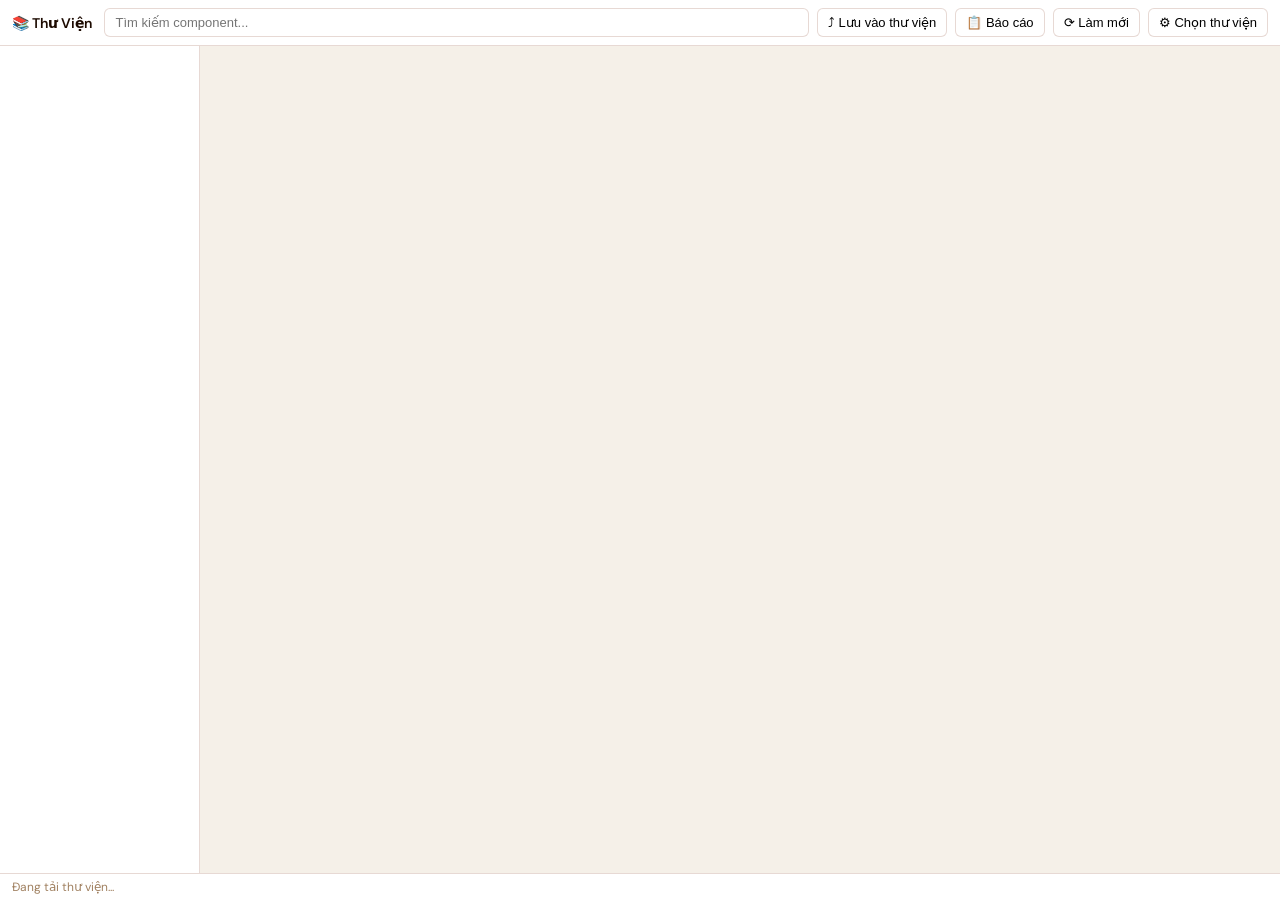
<file: LeHai_Tools/thu_vien/ui/html/index.html>
<!DOCTYPE html>
<html lang="vi">
<head>
<meta charset="UTF-8">
<title>Thư Viện Component</title>
<link href="https://fonts.googleapis.com/css2?family=DM+Sans:wght@400;500;600;700&display=swap" rel="stylesheet">
<style>
  /* Bảng màu LeHai (kem + walnut + amber) — đồng bộ shared/lehai_theme.css */
  :root {
    --bg:        #f5f0e8;
    --panel:     #ffffff;
    --border:    rgba(124,45,18,.18);
    --text:      #1c0a00;
    --muted:     #a08060;
    --accent:    #b45309;
    --accent-bg: #fef3c7;
  }
  * { margin: 0; padding: 0; box-sizing: border-box; }
  html, body { height: 100%; }
  /* thanh cuộn + bôi đen đồng bộ theme */
  ::-webkit-scrollbar { width: 10px; height: 10px; }
  ::-webkit-scrollbar-track { background: transparent; }
  ::-webkit-scrollbar-thumb { background: rgba(124,45,18,.25); border-radius: 999px;
    border: 2px solid transparent; background-clip: padding-box; }
  ::-webkit-scrollbar-thumb:hover { background: rgba(124,45,18,.45);
    border: 2px solid transparent; background-clip: padding-box; }
  ::selection { background: var(--accent-bg); color: #7c2d12; }
  body {
    font-family: "DM Sans", "Segoe UI", system-ui, sans-serif;
    font-size: 13px;
    color: var(--text);
    background: var(--bg);
    display: flex;
    flex-direction: column;
    overflow: hidden;
  }

  /* ── Thanh trên ───────────────────────────── */
  header {
    display: flex;
    align-items: center;
    gap: 8px;
    padding: 8px 12px;
    background: var(--panel);
    border-bottom: 1px solid var(--border);
    flex: 0 0 auto;
  }
  header .brand { font-weight: 600; font-size: 14px; margin-right: 4px; white-space: nowrap; }
  header input[type="search"] {
    flex: 1;
    min-width: 120px;
    padding: 6px 10px;
    border: 1px solid var(--border);
    border-radius: 6px;
    font-size: 13px;
    outline: none;
  }
  header input[type="search"]:focus { border-color: var(--accent); }
  header button, .empty button {
    padding: 6px 10px;
    border: 1px solid var(--border);
    border-radius: 6px;
    background: var(--panel);
    cursor: pointer;
    font-size: 13px;
    white-space: nowrap;
  }
  header button:hover, .empty button:hover { background: var(--bg); }

  /* ── Khung chính ──────────────────────────── */
  main { flex: 1; display: flex; min-height: 0; }

  /* ── Sidebar ──────────────────────────────── */
  nav {
    flex: 0 0 200px;
    background: var(--panel);
    border-right: 1px solid var(--border);
    overflow-y: auto;
    padding: 8px 7px;
  }
  nav .section {
    font-size: 10.5px;
    letter-spacing: .09em;
    text-transform: uppercase;
    color: var(--muted);
    padding: 12px 10px 5px;
    user-select: none;
  }
  nav button {
    display: flex;
    align-items: center;
    gap: 7px;
    width: 100%;
    text-align: left;
    padding: 7px 9px;
    border: none;
    border-radius: 7px;
    background: none;
    cursor: pointer;
    font-size: 13px;
    color: var(--text);
    margin: 1px 0;
  }
  nav button:hover { background: var(--bg); }
  nav button.active { background: var(--accent-bg); color: var(--accent); font-weight: 600; }
  nav .icon { flex: 0 0 auto; display: flex; color: #b0b6be; }
  nav button.active .icon { color: var(--accent); }
  nav .chev {
    flex: 0 0 auto; display: flex; width: 10px;
    color: var(--muted); transition: transform .15s ease;
  }
  nav .chev.open { transform: rotate(90deg); }
  nav .chev.none { visibility: hidden; }
  nav .label { flex: 1; word-break: break-word; min-width: 0; }
  nav .count {
    font-size: 11px; font-weight: 400; color: var(--muted);
    background: var(--bg); border-radius: 999px; padding: 1px 8px; line-height: 1.6;
  }
  nav button.active .count {
    background: rgba(180,83,9,.14); color: var(--accent); font-weight: 600;
  }
  /* Cây n-cấp: thụt bằng padding-left theo độ sâu, không lồng div —
     lồng div thì tới cấp 4-5 là hết chỗ trong sidebar 200px. */
  nav button.depth { font-size: 12.5px; padding-top: 5px; padding-bottom: 5px; }
  nav .chev.hit { cursor: pointer; margin: -4px -2px -4px -4px; padding: 4px 2px 4px 4px; width: 16px; }

  /* ── Phần phải (filter + lưới) ───────────── */
  section { flex: 1; display: flex; flex-direction: column; min-height: 0; }

  /* ── Filter bar ───────────────────────────── */
  #filter-bar {
    flex: 0 0 auto;
    padding: 7px 12px 5px;
    border-bottom: 1px solid var(--border);
    background: var(--panel);
  }
  .filter-row {
    display: flex;
    align-items: center;
    gap: 7px;
    padding: 3px 0;
    flex-wrap: wrap;
  }
  .filter-label {
    font-size: 10.5px;
    font-weight: 600;
    color: var(--muted);
    text-transform: uppercase;
    letter-spacing: .06em;
    white-space: nowrap;
    min-width: 68px;
  }
  .filter-chips { display: flex; flex-wrap: wrap; gap: 4px; }
  .chip {
    display: inline-flex;
    align-items: center;
    gap: 4px;
    padding: 3px 10px;
    border: 1px solid var(--border);
    border-radius: 999px;
    background: var(--panel);
    cursor: pointer;
    font-size: 12px;
    color: var(--text);
    white-space: nowrap;
    transition: border-color .1s, color .1s;
  }
  .chip:hover { border-color: var(--accent); color: var(--accent); }
  .chip.active { background: var(--accent); border-color: var(--accent); color: #fff; }
  .chip-count { font-size: 11px; opacity: .72; }
  .chip.active .chip-count { opacity: .88; }

  /* ── Lưới thumbnail ───────────────────────── */
  #content { flex: 1; overflow-y: auto; padding: 12px; }
  .grid {
    display: grid;
    grid-template-columns: repeat(auto-fill, minmax(128px, 1fr));
    gap: 10px;
  }
  .card {
    background: var(--panel);
    border: 1px solid var(--border);
    border-radius: 8px;
    overflow: hidden;
    cursor: pointer;
    transition: box-shadow .12s, border-color .12s;
    position: relative;
  }
  .card:hover { border-color: var(--accent); box-shadow: 0 2px 8px rgba(180,83,9,.18); }
  .card .thumb {
    width: 100%;
    aspect-ratio: 1 / 1;
    background: rgba(124,45,18,.04);
    display: flex;
    align-items: center;
    justify-content: center;
    overflow: hidden;
  }
  .card .thumb img { max-width: 100%; max-height: 100%; object-fit: contain; }
  .card .thumb .noimg { font-size: 32px; color: var(--border); }
  .card .name {
    padding: 6px 8px;
    font-size: 12px;
    line-height: 1.3;
    border-top: 1px solid var(--border);
    word-break: break-word;
  }
  .card .name small { display: block; color: var(--muted); margin-top: 2px; }
  .card .dim {
    padding: 2px 8px 4px;
    font-size: 11px;
    color: var(--muted);
    font-variant-numeric: tabular-nums;
  }
  .card .tags { display: flex; flex-wrap: wrap; gap: 3px; padding: 0 8px 4px; }
  .card .saver { padding: 0 8px 6px; font-size: 10px; color: var(--muted); opacity: .8; }
  .tag {
    font-size: 10px;
    padding: 1px 6px;
    border-radius: 999px;
    background: var(--accent-bg);
    color: var(--accent);
    font-weight: 500;
  }

  /* ── Card hover buttons (✏ và 🐛) ────────── */
  .card .card-btn {
    position: absolute;
    top: 5px;
    width: 24px;
    height: 24px;
    background: rgba(255,255,255,.92);
    border: 1px solid var(--border);
    border-radius: 5px;
    cursor: pointer;
    display: none;
    align-items: center;
    justify-content: center;
    font-size: 13px;
    z-index: 2;
    line-height: 1;
  }
  .card:hover .card-btn { display: flex; }
  .card .edit-btn  { right: 5px; }
  .card .bug-btn   { right: 33px; font-size: 12px; }

  /* ── Lưu ý khi dùng (badge + bảng hover) ──── */
  .card .note-badge {
    position: absolute;
    top: 5px;
    left: 5px;
    width: 22px;
    height: 22px;
    background: #fff8e1;
    border: 1px solid #f0d480;
    border-radius: 5px;
    display: flex;
    align-items: center;
    justify-content: center;
    font-size: 12px;
    line-height: 1;
    z-index: 2;
    pointer-events: none;
  }
  #note-tip {
    position: fixed;
    z-index: 50;
    max-width: 250px;
    background: #fff8e1;
    border: 1px solid #f0d480;
    color: #5b4a1f;
    font-size: 12px;
    line-height: 1.45;
    padding: 8px 11px;
    border-radius: 7px;
    box-shadow: 0 4px 16px rgba(0,0,0,.18);
    pointer-events: none;
    display: none;
    white-space: pre-wrap;
    word-break: break-word;
  }
  #note-tip .nt-title {
    font-weight: 600;
    font-size: 11px;
    margin-bottom: 3px;
    opacity: .85;
  }

  /* ── Trạng thái rỗng / lỗi ────────────────── */
  .empty { text-align: center; color: var(--muted); padding: 60px 24px; line-height: 1.7; }
  .empty .big { font-size: 40px; }
  .empty code {
    background: var(--panel); border: 1px solid var(--border);
    border-radius: 4px; padding: 2px 6px; font-size: 12px; word-break: break-all;
  }

  footer {
    flex: 0 0 auto;
    display: flex;
    gap: 12px;
    padding: 5px 12px;
    background: var(--panel);
    border-top: 1px solid var(--border);
    color: var(--muted);
    font-size: 12px;
  }
  footer .root {
    margin-left: auto; overflow: hidden;
    text-overflow: ellipsis; white-space: nowrap; max-width: 50%;
  }

  /* ── Form lưu / sửa ───────────────────────── */
  .form-label { display: block; color: var(--muted); font-size: 12px; margin-bottom: 3px; }
  .form-input {
    width: 100%;
    padding: 6px 10px;
    border: 1px solid var(--border);
    border-radius: 6px;
    font-size: 13px;
    background: var(--panel);
    color: var(--text);
  }
  .form-input:focus { outline: none; border-color: var(--accent); }
  .form-chips { display: flex; flex-wrap: wrap; gap: 5px; margin: 4px 0 10px; }
  .form-chip {
    padding: 4px 11px;
    border: 1px solid var(--border);
    border-radius: 999px;
    background: var(--panel);
    cursor: pointer;
    font-size: 12px;
    color: var(--text);
    transition: border-color .1s;
  }
  .form-chip:hover { border-color: var(--accent); }
  .form-chip.active {
    background: var(--accent-bg);
    border-color: var(--accent);
    color: var(--accent);
    font-weight: 600;
  }

  /* ── Cây chọn thư mục trong form Lưu ──────── */
  .pick-tree {
    max-height: 168px;
    overflow-y: auto;
    border: 1px solid var(--border);
    border-radius: 6px;
    background: var(--bg);
    padding: 4px;
    margin-bottom: 6px;
  }
  .pick-tree button {
    display: flex;
    align-items: center;
    gap: 6px;
    width: 100%;
    text-align: left;
    border: none;
    background: none;
    cursor: pointer;
    font-size: 12.5px;
    color: var(--text);
    padding: 4px 7px;
    border-radius: 5px;
    margin: 1px 0;
    font-family: inherit;
  }
  .pick-tree button:hover { background: var(--panel); }
  .pick-tree button.active { background: var(--accent-bg); color: var(--accent); font-weight: 600; }
  .pick-tree .icon { flex: 0 0 auto; display: flex; color: #b0b6be; }
  .pick-tree button.active .icon { color: var(--accent); }
  .pick-tree .chev {
    flex: 0 0 auto; display: flex; width: 16px; cursor: pointer;
    color: var(--muted); transition: transform .15s ease;
    margin: -4px -2px -4px -4px; padding: 4px 2px 4px 4px;
  }
  .pick-tree .chev.open { transform: rotate(90deg); }
  .pick-tree .chev.none { visibility: hidden; }
  .pick-tree .label { flex: 1; word-break: break-word; min-width: 0; }
  .pick-dest {
    font-size: 11.5px; color: var(--muted); line-height: 1.5;
    margin-bottom: 6px; word-break: break-word;
  }
  .pick-dest b { color: var(--accent); font-weight: 600; }
  .pick-new {
    border: none; background: none; color: var(--accent);
    cursor: pointer; font-size: 12px; padding: 0; margin-bottom: 8px;
    font-family: inherit;
  }
  .pick-new:hover { text-decoration: underline; }

  /* ── Report card (lịch sử) ────────────────── */
  .report-card { border: 1px solid var(--border); border-radius: 8px; padding: 12px; margin-bottom: 8px; }
  .report-header { display: flex; align-items: flex-start; gap: 8px; margin-bottom: 6px; }
  .rbadge { font-size: 11px; font-weight: 600; padding: 2px 8px; border-radius: 999px; white-space: nowrap; flex-shrink: 0; margin-top: 2px; }
  .rbadge.open  { background: #fde8e8; color: #c0392b; }
  .rbadge.fixed { background: #e6f4ea; color: #1e7e34; }
  .report-meta { flex: 1; }
  .report-title { display: block; font-weight: 600; font-size: 13px; }
  .report-by { display: block; font-size: 11px; color: var(--muted); margin-top: 2px; }
  .report-desc { font-size: 12px; color: var(--text); margin-bottom: 6px; white-space: pre-wrap; }
  .report-item-ref { font-size: 11px; color: var(--muted); margin-bottom: 6px; }
  .report-resolve { font-size: 12px; background: var(--bg); border-radius: 5px; padding: 6px 10px; color: var(--muted); margin-top: 4px; }
  .fix-btn { margin-top: 6px; padding: 4px 12px; background: #28a745; color: #fff; border: none; border-radius: 5px; cursor: pointer; font-size: 12px; }
  .fix-confirm { padding: 4px 12px; background: #28a745; color: #fff; border: none; border-radius: 5px; cursor: pointer; font-size: 12px; }
  .fix-cancel { padding: 4px 10px; border: 1px solid var(--border); border-radius: 5px; background: var(--panel); cursor: pointer; font-size: 12px; }
</style>
</head>
<body>

<div id="note-tip"></div>

<header>
  <span class="brand">📚 Thư Viện</span>
  <input type="search" id="search" placeholder="Tìm kiếm component..." autocomplete="off">
  <button id="btn-save" title="Lưu component đang chọn trong model vào thư viện">⤴ Lưu vào thư viện</button>
  <button id="btn-reports" title="Báo cáo lỗi & lịch sử">📋 Báo cáo</button>
  <button id="btn-refresh" title="Quét lại thư mục thư viện">⟳ Làm mới</button>
  <button id="btn-choose" title="Chọn thư mục thư viện">⚙ Chọn thư viện</button>
</header>

<!-- Overlay lưu component -->
<div id="save-overlay" style="display:none; position:fixed; inset:0; background:rgba(0,0,0,.35); z-index:10; align-items:center; justify-content:center;">
  <div style="background:var(--panel); border-radius:10px; padding:18px; width:360px; max-height:90vh; overflow-y:auto; box-shadow:0 8px 30px rgba(0,0,0,.25);">
    <div id="save-form-title" style="font-weight:600; font-size:14px; margin-bottom:12px;">⤴ Lưu component vào thư viện</div>

    <label class="form-label">Tên file (không cần .skp)</label>
    <input type="text" id="save-name" class="form-input" style="margin-bottom:4px;" placeholder="vd: TuBep_2canh hoặc BanAn_4chan">
    <div style="font-size:11px; color:var(--muted); margin-bottom:10px;">Tên + đặc điểm nổi bật. Kích thước điền ở dưới, không cần ghi vào tên.</div>

    <div id="save-by-section">
      <label class="form-label">Người lưu</label>
      <input type="text" id="save-saved-by" class="form-input" style="margin-bottom:10px;" placeholder="Tên của bạn">
    </div>

    <div id="save-cat-section">
      <label class="form-label">Lưu vào thư mục</label>
      <div id="save-tree" class="pick-tree"></div>
      <div id="save-dest" class="pick-dest"></div>
      <button type="button" id="save-newfolder-btn" class="pick-new">＋ Tạo thư mục con ở đây</button>
      <input type="text" id="save-newfolder" class="form-input" style="display:none; margin-bottom:8px; border-color:var(--accent);" placeholder="Tên thư mục mới...">
    </div>

    <div style="display:flex; gap:8px; margin-bottom:12px;">
      <div style="flex:1;">
        <label class="form-label">Rộng — R (mm)</label>
        <input type="number" id="save-r" class="form-input" placeholder="vd: 600">
      </div>
      <div style="flex:1;">
        <label class="form-label">Sâu — S (mm)</label>
        <input type="number" id="save-s" class="form-input" placeholder="vd: 560">
      </div>
      <div style="flex:1;">
        <label class="form-label">Cao — C (mm)</label>
        <input type="number" id="save-c" class="form-input" placeholder="vd: 850">
      </div>
    </div>

    <label class="form-label">📌 Lưu ý khi dùng (tùy chọn)</label>
    <textarea id="save-note" class="form-input" rows="3" style="margin-bottom:4px; resize:vertical;" placeholder="vd: Đây là Dynamic Component — gỡ DC trước khi xuất CNC. Nhớ kiểm tra độ dày sau khi scale."></textarea>
    <div style="font-size:11px; color:var(--muted); margin-bottom:12px;">Hiện lên khi rê chuột vào component, trước khi người dùng chèn.</div>

    <div style="display:flex; gap:8px; justify-content:flex-end;">
      <button id="save-cancel" class="form-input" style="width:auto; cursor:pointer;">Hủy</button>
      <button id="save-ok" style="background:var(--accent); color:#fff; border:none; border-radius:6px; padding:6px 16px; cursor:pointer; font-size:13px; font-weight:600;">Lưu vào thư viện</button>
    </div>
  </div>
</div>

<!-- Overlay báo cáo lỗi -->
<div id="report-overlay" style="display:none; position:fixed; inset:0; background:rgba(0,0,0,.35); z-index:10; align-items:center; justify-content:center;">
  <div style="background:var(--panel); border-radius:10px; padding:18px; width:380px; max-height:90vh; overflow-y:auto; box-shadow:0 8px 30px rgba(0,0,0,.25);">
    <div style="font-weight:600; font-size:14px; margin-bottom:12px;">🐛 Báo cáo lỗi</div>

    <label class="form-label">Tên bạn</label>
    <input type="text" id="report-reporter" class="form-input" style="margin-bottom:10px;" placeholder="vd: Nguyễn Văn A">

    <label class="form-label">Tiêu đề lỗi <span style="color:#c0392b;">*</span></label>
    <input type="text" id="report-title-input" class="form-input" style="margin-bottom:10px;" placeholder="vd: Kích thước sai, file bị hỏng...">

    <label class="form-label">Mô tả chi tiết</label>
    <textarea id="report-desc" class="form-input" rows="4" style="margin-bottom:10px; resize:vertical;" placeholder="Mô tả thêm nếu cần..."></textarea>

    <div id="report-item-info" style="display:none; margin-bottom:12px; padding:8px 10px; background:var(--bg); border-radius:6px; font-size:12px; color:var(--muted);">
      📦 Model: <b id="report-item-label"></b>
    </div>

    <div style="display:flex; gap:8px; justify-content:flex-end;">
      <button id="report-cancel" class="form-input" style="width:auto; cursor:pointer;">Hủy</button>
      <button id="report-ok" style="background:#c0392b; color:#fff; border:none; border-radius:6px; padding:6px 16px; cursor:pointer; font-size:13px; font-weight:600;">Gửi báo cáo</button>
    </div>
  </div>
</div>

<!-- Overlay lịch sử báo cáo -->
<div id="reports-overlay" style="display:none; position:fixed; inset:0; background:rgba(0,0,0,.35); z-index:10; align-items:center; justify-content:center;">
  <div style="background:var(--panel); border-radius:10px; padding:18px; width:600px; max-height:85vh; display:flex; flex-direction:column; box-shadow:0 8px 30px rgba(0,0,0,.25);">
    <div style="display:flex; align-items:center; justify-content:space-between; margin-bottom:14px; flex-shrink:0;">
      <div style="font-weight:600; font-size:14px;">📋 Lịch sử báo cáo lỗi</div>
      <button id="reports-close" style="border:none; background:none; cursor:pointer; font-size:20px; color:var(--muted); line-height:1; padding:0 4px;">×</button>
    </div>
    <div id="reports-list" style="flex:1; overflow-y:auto; padding-right:4px;"></div>
  </div>
</div>

<main>
  <nav id="categories"></nav>
  <section>
    <div id="content"></div>
  </section>
</main>

<footer>
  <span id="status">Đang tải thư viện...</span>
  <span class="root" id="root-path" title=""></span>
</footer>

<script>
var app = (function () {
  var library = { root: '', exists: true, folders: [], items: [] };
  // activeFolder: null = Tất cả, '' = gốc thư viện, 'A/B/C' = thư mục con bất kỳ cấp
  var activeFolder = null;
  var expanded     = {};
  var searchText   = '';

  var ROOT_LABEL   = 'Chung';
  var saveFolders  = [];
  var saveExpanded = {};          // nhớ nhánh đã mở, giữ qua các lần mở form
  var savePick     = '';
  var isEditMode   = false;
  var editItemPath = null;

  var savedReporter = '';
  var reportTarget  = { name: null, path: null };
  var allReports    = null;

  function su(name, arg) {
    if (window.sketchup && window.sketchup[name]) {
      arg === undefined ? window.sketchup[name]() : window.sketchup[name](arg);
    }
  }

  function fileUrl(path) {
    return 'file:///' + encodeURI(path.replace(/\\/g, '/'));
  }

  function esc(s) {
    return String(s).replace(/[&<>"']/g, function (c) {
      return { '&':'&amp;', '<':'&lt;', '>':'&gt;', '"':'&quot;', "'":'&#39;' }[c];
    });
  }

  /* ── Cây thư mục: tiện ích chung ────────── */
  // Chọn thư mục cha thì thấy luôn đồ trong mọi nhánh con (giữ nguyên nếp cũ).
  function inFolder(itemFolder, target) {
    if (target === null) return true;
    if (target === '') return true;
    return itemFolder === target || itemFolder.indexOf(target + '/') === 0;
  }

  function depthOf(path) { return path === '' ? 0 : path.split('/').length; }

  function leafName(path) { return path.split('/').pop(); }

  function parentOf(path) {
    var i = path.lastIndexOf('/');
    return i === -1 ? '' : path.substring(0, i);
  }

  function hasChildren(list, path) {
    for (var i = 0; i < list.length; i++) {
      if (list[i].indexOf(path + '/') === 0) return true;
    }
    return false;
  }

  // Chỉ hiện hàng nào có TOÀN BỘ chuỗi cha đang mở.
  function visibleFolders(list, openMap) {
    return list.filter(function (f) {
      var parts = f.split('/');
      for (var i = 1; i < parts.length; i++) {
        if (!openMap[parts.slice(0, i).join('/')]) return false;
      }
      return true;
    });
  }

  // Mở sẵn mọi cấp cha để hàng đang chọn không bị giấu.
  function expandAncestors(path, openMap) {
    var parts = path.split('/');
    for (var i = 1; i < parts.length; i++) openMap[parts.slice(0, i).join('/')] = true;
  }

  function breadcrumb(path) {
    return path === '' ? '' : path.split('/').join(' / ');
  }

  /* ── Filter helpers ─────────────────────── */
  function filteredItems() {
    return library.items.filter(function (it) {
      if (!inFolder(it.folder, activeFolder)) return false;
      if (searchText && it.name.toLowerCase().indexOf(searchText) === -1) return false;
      return true;
    });
  }

  function countOf(folder) {
    return library.items.filter(function (it) {
      return inFolder(it.folder, folder);
    }).length;
  }

  /* ── Sidebar ─────────────────────────────── */
  var SVG_CHEV = '<svg width="10" height="10" viewBox="0 0 16 16" fill="none" stroke="currentColor" stroke-width="2.2" stroke-linecap="round" stroke-linejoin="round"><path d="M6 3l5 5-5 5"/></svg>';
  var SVG_GRID = '<svg width="14" height="14" viewBox="0 0 16 16" fill="currentColor"><rect x="1" y="1" width="6" height="6" rx="1.3"/><rect x="9" y="1" width="6" height="6" rx="1.3"/><rect x="1" y="9" width="6" height="6" rx="1.3"/><rect x="9" y="9" width="6" height="6" rx="1.3"/></svg>';
  var SVG_FOLDER = '<svg width="14" height="14" viewBox="0 0 16 16" fill="currentColor"><path d="M1.5 4A1.5 1.5 0 0 1 3 2.5h2.6c.4 0 .79.16 1.06.44l1.1 1.1c.1.1.23.16.36.16H13A1.5 1.5 0 0 1 14.5 5.7V12A1.5 1.5 0 0 1 13 13.5H3A1.5 1.5 0 0 1 1.5 12V4z"/></svg>';
  var SVG_FOLDER_OPEN = '<svg width="14" height="14" viewBox="0 0 16 16" fill="currentColor"><path d="M1.5 4A1.5 1.5 0 0 1 3 2.5h2.6c.4 0 .79.16 1.06.44l1.1 1.1c.1.1.23.16.36.16H12A1.5 1.5 0 0 1 13.5 5.7v.8H4.6c-.67 0-1.26.44-1.45 1.08L1.5 12.2V4z"/><path d="M4.6 7.5h9.55c.5 0 .86.48.72.96l-1.27 4.3a1.5 1.5 0 0 1-1.44 1.07H2.4c-.5 0-.86-.48-.72-.96l1.48-4.3A1.5 1.5 0 0 1 4.6 7.5z" opacity=".75"/></svg>';

  function renderCategories() {
    var nav  = document.getElementById('categories');
    var keep = nav.scrollTop;                       // cây sâu → giữ chỗ cuộn khi vẽ lại
    var html = navButton(null, SVG_GRID, 'Tất cả', library.items.length, null, 0);
    if (library.folders.length > 0) html += '<div class="section">Thư mục</div>';

    visibleFolders(library.folders, expanded).forEach(function (f) {
      var kids   = hasChildren(library.folders, f);
      var isOpen = !!expanded[f];
      var chev   = kids ? (isOpen ? 'open' : '') : 'none';
      var icon   = (kids && isOpen) ? SVG_FOLDER_OPEN : SVG_FOLDER;
      html += navButton(f, icon, leafName(f), countOf(f), chev, depthOf(f));
    });
    nav.innerHTML = html;
    nav.scrollTop = keep;

    Array.prototype.forEach.call(nav.querySelectorAll('button'), function (btn) {
      btn.onclick = function (e) {
        var f = btn.dataset.folder;
        if (f === undefined || f === '') { activeFolder = null; render(); return; }
        // Bấm trúng mũi tên: chỉ gập/mở, không đổi thư mục đang xem.
        if (e.target.closest && e.target.closest('.chev')) {
          expanded[f] = !expanded[f];
          render();
          return;
        }
        if (activeFolder === f) expanded[f] = !expanded[f];
        else expanded[f] = true;
        activeFolder = f;
        render();
      };
    });
  }

  function navButton(folder, icon, label, count, chevState, depth) {
    var isActive = folder === activeFolder;
    var chev = chevState === null
      ? ''
      : '<span class="chev' + (chevState ? ' ' + chevState : '') +
        (chevState === 'none' ? '' : ' hit') + '">' + SVG_CHEV + '</span>';
    return '<button class="' + (isActive ? 'active' : '') + (depth > 0 ? ' depth' : '') + '"'
         + ' data-folder="' + (folder === null ? '' : esc(folder)) + '"'
         + ' style="padding-left:' + (9 + depth * 13) + 'px">'
         + chev
         + '<span class="icon">' + icon + '</span>'
         + '<span class="label">' + esc(label) + '</span>'
         + '<span class="count">' + count + '</span></button>';
  }

  /* ── Bảng lưu ý khi hover ───────────────── */
  function showNoteTip(card, note) {
    var tip = document.getElementById('note-tip');
    tip.innerHTML = '<div class="nt-title">📌 Lưu ý khi dùng</div>';
    tip.appendChild(document.createTextNode(note));
    tip.style.display = 'block';
    var r  = card.getBoundingClientRect();
    var tr = tip.getBoundingClientRect();
    var left = r.left + r.width / 2 - tr.width / 2;
    left = Math.max(8, Math.min(left, window.innerWidth - tr.width - 8));
    var top = r.top - tr.height - 8;
    if (top < 8) top = r.bottom + 8;            // không đủ chỗ trên → xuống dưới
    tip.style.left = left + 'px';
    tip.style.top  = top + 'px';
  }
  function hideNoteTip() {
    document.getElementById('note-tip').style.display = 'none';
  }

  /* ── Lưới thumbnail ─────────────────────── */
  function renderGrid() {
    var content = document.getElementById('content');

    if (!library.exists) {
      content.innerHTML =
        '<div class="empty"><div class="big">⚠️</div>' +
        '<p><b>Không truy cập được thư mục thư viện.</b></p>' +
        '<p><code>' + esc(library.root) + '</code></p>' +
        '<p>Kiểm tra kết nối ổ mạng / Drive, hoặc chọn lại thư mục.</p>' +
        '<p><button onclick="app.chooseFolder()">⚙ Chọn thư mục thư viện</button> ' +
        '<button onclick="app.refresh()">⟳ Thử lại</button></p></div>';
      return;
    }

    if (library.items.length === 0) {
      content.innerHTML =
        '<div class="empty"><div class="big">📭</div>' +
        '<p><b>Thư viện đang trống.</b></p>' +
        '<p>Hãy chép các file <code>.skp</code> vào thư mục thư viện.<br>' +
        'Thư mục con lồng bao nhiêu cấp cũng được — cây bên trái hiện đúng như trên ổ đĩa.</p></div>';
      return;
    }

    var items = filteredItems();
    if (items.length === 0) {
      content.innerHTML = '<div class="empty"><div class="big">🔍</div>' +
        '<p>Không tìm thấy component nào phù hợp.</p></div>';
      return;
    }

    var html = '<div class="grid">';
    items.forEach(function (it, idx) {
      var thumb = it.thumb
        ? '<img src="' + fileUrl(it.thumb) + '?v=' + (it.thumb_v || 0) + '" alt="" loading="lazy">'
        : '<span class="noimg">◻</span>';
      var where = it.folder ? breadcrumb(it.folder) : ROOT_LABEL;

      var dimParts = [];
      if (it.r) dimParts.push('R' + it.r);
      if (it.s) dimParts.push('S' + it.s);
      if (it.c) dimParts.push('C' + it.c);
      var dimHtml = dimParts.length > 0
        ? '<div class="dim">' + esc(dimParts.join(' × ')) + '</div>'
        : '';

      var saverParts = [];
      if (it.saved_by) saverParts.push(it.saved_by);
      if (it.saved_at) saverParts.push(it.saved_at);
      var saverHtml = saverParts.length > 0
        ? '<div class="saver">' + esc(saverParts.join(' · ')) + '</div>'
        : '';

      var noteBadge = it.note
        ? '<div class="note-badge" title="Có lưu ý khi dùng">📌</div>'
        : '';

      html += '<div class="card" data-idx="' + idx + '" title="Click để chèn: ' + esc(it.name) + '">'
            + '<div class="thumb">' + thumb + '</div>'
            + noteBadge
            + '<div class="card-btn edit-btn" data-path="' + esc(it.path) + '" title="Sửa thông tin">✏</div>'
            + '<div class="card-btn bug-btn" data-name="' + esc(it.name) + '" data-path="' + esc(it.path) + '" title="Báo cáo lỗi">🐛</div>'
            + '<div class="name">' + esc(it.name) + '<small>' + esc(where) + '</small></div>'
            + dimHtml
            + saverHtml
            + '</div>';
    });
    html += '</div>';
    content.innerHTML = html;

    Array.prototype.forEach.call(content.querySelectorAll('.card'), function (card) {
      card.onclick = function () {
        var it = items[parseInt(card.dataset.idx, 10)];
        if (it) su('insert', it.path);
      };
      card.addEventListener('mouseenter', function () {
        var it = items[parseInt(card.dataset.idx, 10)];
        if (it && it.note) showNoteTip(card, it.note);
      });
      card.addEventListener('mouseleave', hideNoteTip);
    });

    Array.prototype.forEach.call(content.querySelectorAll('.edit-btn'), function (btn) {
      btn.onclick = function (e) {
        e.stopPropagation();
        su('edit_dialog', btn.dataset.path);
      };
    });

    Array.prototype.forEach.call(content.querySelectorAll('.bug-btn'), function (btn) {
      btn.onclick = function (e) {
        e.stopPropagation();
        app.showReportForm(btn.dataset.name, btn.dataset.path);
      };
    });
  }

  function renderStatus() {
    var status = document.getElementById('status');
    var rootEl = document.getElementById('root-path');
    if (library.exists) {
      status.textContent = filteredItems().length + ' / ' + library.items.length +
        ' component — click vào hình để chèn vào model';
    } else {
      status.textContent = 'Mất kết nối thư viện';
    }
    rootEl.textContent = library.root;
    rootEl.title = library.root;
  }

  function render() {
    renderCategories();
    renderGrid();
    renderStatus();
  }

  /* ── Lịch sử báo cáo ────────────────────── */
  function renderReportsList() {
    var list = document.getElementById('reports-list');
    if (!allReports || allReports.length === 0) {
      list.innerHTML = '<div style="text-align:center;padding:48px;color:var(--muted);"><div style="font-size:36px;margin-bottom:8px;">✅</div><p>Chưa có báo cáo lỗi nào.</p></div>';
      return;
    }

    var html = '';
    allReports.forEach(function (r, idx) {
      var isFixed  = r.status === 'fixed';
      var dateStr  = (r.created_at || '').substring(0, 10);
      var badge    = isFixed
        ? '<span class="rbadge fixed">✓ Đã fix</span>'
        : '<span class="rbadge open">● Đang mở</span>';

      html += '<div class="report-card">';
      html += '<div class="report-header">' + badge + '<div class="report-meta">';
      html += '<span class="report-title">' + esc(r.title) + '</span>';
      html += '<span class="report-by">' + esc(r.reporter || 'Ẩn danh') + ' · ' + dateStr + '</span>';
      html += '</div></div>';

      if (r.description) {
        html += '<p class="report-desc">' + esc(r.description) + '</p>';
      }
      if (r.item_name) {
        html += '<p class="report-item-ref">📦 ' + esc(r.item_name) + '</p>';
      }
      if (isFixed && r.resolve_note) {
        html += '<p class="report-resolve">🔧 ' + esc(r.resolve_note) + '</p>';
      }
      if (!isFixed) {
        html += '<div class="fix-area" data-idx="' + idx + '">';
        html += '<button class="fix-btn" data-idx="' + idx + '">✓ Đánh dấu đã fix</button>';
        html += '<div class="fix-form" style="display:none; margin-top:8px;">';
        html += '<input type="text" class="form-input fix-note" placeholder="Ghi chú cách fix (tùy chọn)" style="margin-bottom:6px;">';
        html += '<div style="display:flex; gap:6px;">';
        html += '<button class="fix-confirm" data-idx="' + idx + '">Xác nhận</button>';
        html += '<button class="fix-cancel">Hủy</button>';
        html += '</div></div></div>';
      }
      html += '</div>';
    });
    list.innerHTML = html;

    Array.prototype.forEach.call(list.querySelectorAll('.fix-btn'), function (btn) {
      btn.onclick = function () {
        var area = btn.parentElement;
        btn.style.display = 'none';
        area.querySelector('.fix-form').style.display = 'block';
        area.querySelector('.fix-note').focus();
      };
    });

    Array.prototype.forEach.call(list.querySelectorAll('.fix-cancel'), function (btn) {
      btn.onclick = function () {
        var area = btn.closest('.fix-area');
        area.querySelector('.fix-btn').style.display = '';
        area.querySelector('.fix-form').style.display = 'none';
      };
    });

    Array.prototype.forEach.call(list.querySelectorAll('.fix-confirm'), function (btn) {
      btn.onclick = function () {
        var idx    = parseInt(btn.dataset.idx, 10);
        var area   = btn.closest('.fix-area');
        var note   = area.querySelector('.fix-note').value.trim();
        var report = allReports[idx];
        if (report) {
          su('resolve_report', JSON.stringify({ file: report.file, note: note }));
        }
      };
    });
  }

  document.getElementById('search').addEventListener('input', function (e) {
    searchText = e.target.value.trim().toLowerCase();
    render();
  });
  document.getElementById('btn-refresh').onclick = function () { su('refresh'); };
  document.getElementById('btn-choose').onclick  = function () { su('choose_folder'); };
  document.getElementById('btn-save').onclick    = function () { su('save_dialog'); };
  document.getElementById('btn-reports').onclick = function () { app.showReportsOverlay(); };

  /* ── Form "Lưu vào thư viện": cây chọn thư mục ── */
  function renderSaveTree() {
    var box  = document.getElementById('save-tree');
    var keep = box.scrollTop;
    var html = pickButton('', SVG_GRID, 'Thư viện (gốc)', null, 0);

    visibleFolders(saveFolders, saveExpanded).forEach(function (f) {
      var kids   = hasChildren(saveFolders, f);
      var isOpen = !!saveExpanded[f];
      var chev   = kids ? (isOpen ? 'open' : '') : 'none';
      var icon   = (kids && isOpen) ? SVG_FOLDER_OPEN : SVG_FOLDER;
      html += pickButton(f, icon, leafName(f), chev, depthOf(f));
    });
    box.innerHTML = html;
    box.scrollTop = keep;

    Array.prototype.forEach.call(box.querySelectorAll('button'), function (btn) {
      btn.onclick = function (e) {
        var f = btn.dataset.folder;
        if (f !== '' && e.target.closest && e.target.closest('.chev')) {
          saveExpanded[f] = !saveExpanded[f];
          renderSaveTree();
          return;
        }
        if (f !== '') saveExpanded[f] = true;
        savePick = f;
        renderSaveTree();
        renderSaveDest();
      };
    });
  }

  function pickButton(folder, icon, label, chevState, depth) {
    var chev = chevState === null
      ? '<span class="chev none">' + SVG_CHEV + '</span>'
      : '<span class="chev' + (chevState ? ' ' + chevState : '') + '">' + SVG_CHEV + '</span>';
    return '<button type="button" class="' + (folder === savePick ? 'active' : '') + '"'
         + ' data-folder="' + esc(folder) + '"'
         + ' style="padding-left:' + (7 + depth * 13) + 'px">'
         + chev
         + '<span class="icon">' + icon + '</span>'
         + '<span class="label">' + esc(label) + '</span></button>';
  }

  function newFolderName() {
    var input = document.getElementById('save-newfolder');
    return input.style.display === 'none' ? '' : input.value.trim();
  }

  // Đường dẫn cuối cùng gửi xuống Ruby: '' = gốc, 'A/B/C' = lồng bao nhiêu cấp cũng được.
  function targetFolder() {
    var extra = newFolderName();
    if (!extra) return savePick;
    return savePick === '' ? extra : savePick + '/' + extra;
  }

  function renderSaveDest() {
    var path = targetFolder();
    document.getElementById('save-dest').innerHTML =
      'Sẽ lưu vào: <b>' + (path === '' ? '📚 Thư viện (gốc)' : esc(breadcrumb(path))) + '</b>';
  }

  function hideSaveForm() {
    document.getElementById('save-overlay').style.display = 'none';
    isEditMode   = false;
    editItemPath = null;
    document.getElementById('save-form-title').textContent = '⤴ Lưu component vào thư viện';
    document.getElementById('save-ok').textContent = 'Lưu vào thư viện';
    document.getElementById('save-cat-section').style.display = '';
    document.getElementById('save-by-section').style.display = '';
  }

  document.getElementById('save-newfolder-btn').onclick = function () {
    var input = document.getElementById('save-newfolder');
    var opening = input.style.display === 'none';
    input.style.display = opening ? 'block' : 'none';
    if (!opening) input.value = '';
    this.textContent = opening ? '✕ Bỏ tạo thư mục mới' : '＋ Tạo thư mục con ở đây';
    renderSaveDest();
    if (opening) input.focus();
  };
  document.getElementById('save-newfolder').addEventListener('input', renderSaveDest);
  document.getElementById('save-cancel').onclick = hideSaveForm;
  document.getElementById('save-overlay').addEventListener('click', function (e) {
    if (e.target === this) hideSaveForm();
  });
  document.addEventListener('keydown', function (e) {
    if (e.key === 'Escape') {
      hideSaveForm();
      document.getElementById('report-overlay').style.display = 'none';
      document.getElementById('reports-overlay').style.display = 'none';
    }
  });

  document.getElementById('save-ok').onclick = function () {
    var name = document.getElementById('save-name').value.trim();
    if (!name) { document.getElementById('save-name').focus(); return; }
    var r = document.getElementById('save-r').value.trim();
    var s = document.getElementById('save-s').value.trim();
    var c = document.getElementById('save-c').value.trim();
    var note = document.getElementById('save-note').value.trim();
    if (isEditMode) {
      su('edit_item', JSON.stringify({
        path:  editItemPath,
        name:  name,
        r:     r,
        s:     s,
        c:     c,
        note:  note
      }));
      hideSaveForm();
      return;
    }
    su('save_to_library', JSON.stringify({
      name:     name,
      folder:   targetFolder(),
      r:        r,
      s:        s,
      c:        c,
      note:     note,
      saved_by: document.getElementById('save-saved-by').value.trim()
    }));
    hideSaveForm();
  };

  /* ── Form "Báo cáo lỗi" ─────────────────── */
  document.getElementById('save-saved-by').addEventListener('blur', function () {
    var name = this.value.trim();
    if (name) { savedReporter = name; su('save_reporter', name); }
  });
  document.getElementById('report-reporter').addEventListener('blur', function () {
    var name = this.value.trim();
    if (name) { savedReporter = name; su('save_reporter', name); }
  });
  document.getElementById('report-cancel').onclick = function () {
    document.getElementById('report-overlay').style.display = 'none';
  };
  document.getElementById('report-overlay').addEventListener('click', function (e) {
    if (e.target === this) document.getElementById('report-overlay').style.display = 'none';
  });
  document.getElementById('report-ok').onclick = function () {
    var title = document.getElementById('report-title-input').value.trim();
    if (!title) { document.getElementById('report-title-input').focus(); return; }
    su('save_report', JSON.stringify({
      reporter:    document.getElementById('report-reporter').value.trim(),
      title:       title,
      description: document.getElementById('report-desc').value.trim(),
      item_name:   reportTarget.name || '',
      item_path:   reportTarget.path || ''
    }));
    document.getElementById('report-overlay').style.display = 'none';
    app.showReportsOverlay();
  };

  /* ── Panel lịch sử báo cáo ──────────────── */
  document.getElementById('reports-close').onclick = function () {
    document.getElementById('reports-overlay').style.display = 'none';
  };
  document.getElementById('reports-overlay').addEventListener('click', function (e) {
    if (e.target === this) document.getElementById('reports-overlay').style.display = 'none';
  });

  document.addEventListener('DOMContentLoaded', function () { su('ready'); });

  return {
    setLibrary: function (data) {
      library = data || { root: '', exists: true, folders: [], items: [] };
      if (!library.folders) library.folders = [];
      if (data && data.reporter_name !== undefined) savedReporter = data.reporter_name;
      // Thư mục vừa xem có thể đã bị xóa/đổi tên ngoài Explorer → quay về Tất cả.
      if (activeFolder && library.folders.indexOf(activeFolder) === -1) activeFolder = null;
      render();
    },
    openFolder:   function () { su('open_folder'); },
    chooseFolder: function () { su('choose_folder'); },
    refresh:      function () { su('refresh'); },
    showSaveForm: function (info) {
      saveFolders = (info && info.folders) || [];
      document.getElementById('save-name').value = (info && info.name) || '';
      document.getElementById('save-saved-by').value = (info && info.saved_by) || savedReporter;
      document.getElementById('save-r').value = '';
      document.getElementById('save-s').value = '';
      document.getElementById('save-c').value = '';
      document.getElementById('save-note').value = '';

      // Ô tạo thư mục mới luôn khởi động ở trạng thái đóng.
      var nf = document.getElementById('save-newfolder');
      nf.value = '';
      nf.style.display = 'none';
      document.getElementById('save-newfolder-btn').textContent = '＋ Tạo thư mục con ở đây';

      // Chọn sẵn đúng thư mục đang xem bên trái; nhánh mở giữ nguyên từ lần trước.
      savePick = (activeFolder && saveFolders.indexOf(activeFolder) !== -1) ? activeFolder : '';
      if (savePick) expandAncestors(savePick, saveExpanded);
      renderSaveTree();
      renderSaveDest();

      document.getElementById('save-overlay').style.display = 'flex';
      document.getElementById('save-name').focus();
      document.getElementById('save-name').select();
    },
    showEditForm: function (info) {
      isEditMode   = true;
      editItemPath = info.path;
      document.getElementById('save-form-title').textContent = '✏ Sửa thông tin';
      document.getElementById('save-ok').textContent = 'Lưu thay đổi';
      document.getElementById('save-name').value = info.name || '';
      document.getElementById('save-r').value = info.r || '';
      document.getElementById('save-s').value = info.s || '';
      document.getElementById('save-c').value = info.c || '';
      document.getElementById('save-note').value = info.note || '';
      document.getElementById('save-cat-section').style.display = 'none';
      document.getElementById('save-by-section').style.display = 'none';
      document.getElementById('save-overlay').style.display = 'flex';
      document.getElementById('save-name').focus();
      document.getElementById('save-name').select();
    },
    showReportForm: function (itemName, itemPath) {
      reportTarget = { name: itemName || null, path: itemPath || null };
      document.getElementById('report-reporter').value = savedReporter;
      document.getElementById('report-title-input').value = '';
      document.getElementById('report-desc').value = '';
      var info = document.getElementById('report-item-info');
      if (itemName) {
        document.getElementById('report-item-label').textContent = itemName;
        info.style.display = 'block';
      } else {
        info.style.display = 'none';
      }
      document.getElementById('report-overlay').style.display = 'flex';
      document.getElementById('report-title-input').focus();
    },
    showReportsOverlay: function () {
      document.getElementById('reports-overlay').style.display = 'flex';
      if (allReports === null) {
        document.getElementById('reports-list').innerHTML =
          '<div style="text-align:center;padding:40px;color:var(--muted);">Đang tải...</div>';
        su('load_reports');
      } else {
        renderReportsList();
      }
    },
    setReports: function (data) {
      allReports = data || [];
      renderReportsList();
    }
  };
})();
</script>
</body>
</html>
</file>
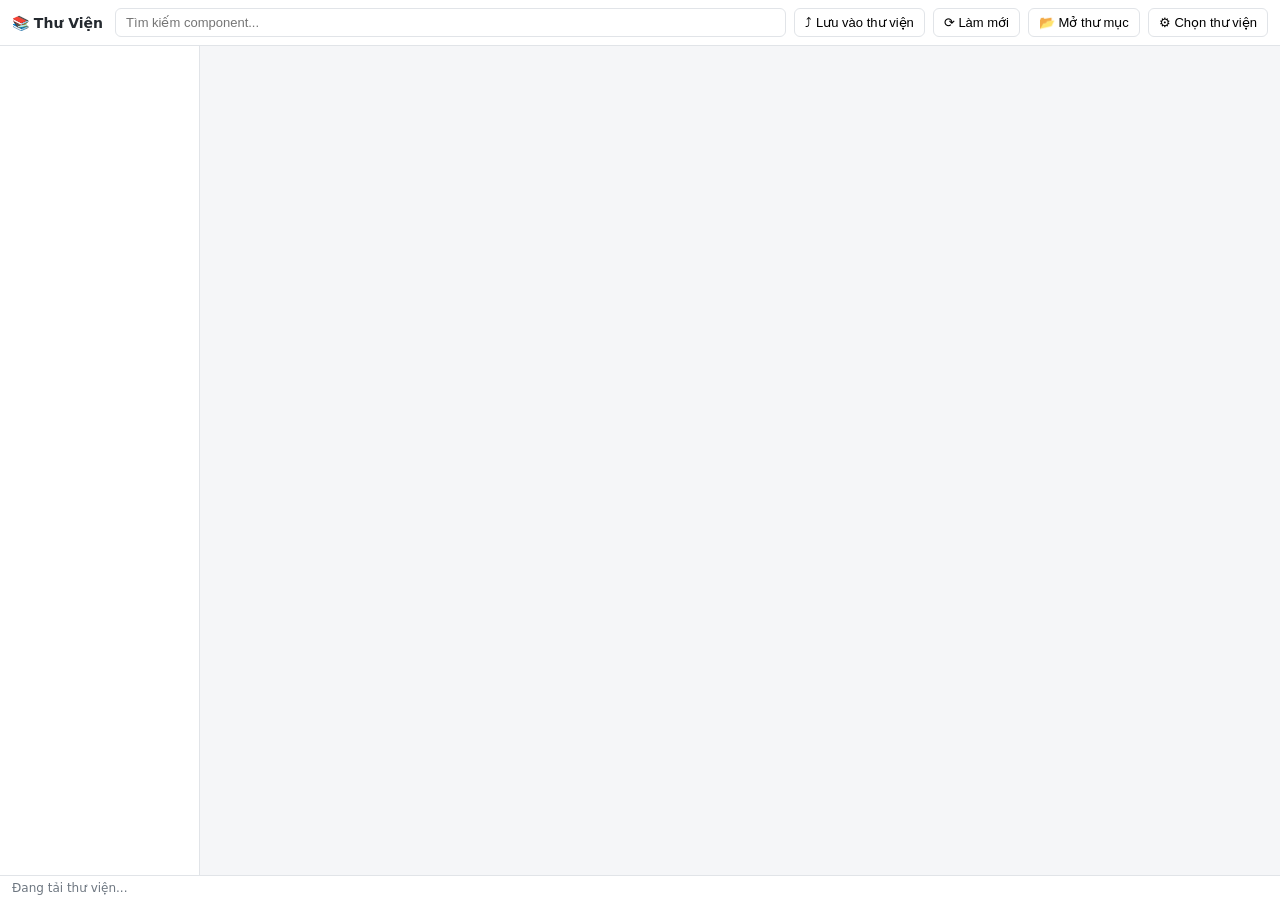
<file: LeHai_Tools/tk_thuvien/ui/html/index.html>
<!DOCTYPE html>
<html lang="vi">
<head>
<meta charset="UTF-8">
<title>Thư Viện Component</title>
<style>
  :root {
    --bg:        #f5f6f8;
    --panel:     #ffffff;
    --border:    #e1e4e8;
    --text:      #24292f;
    --muted:     #6e7781;
    --accent:    #1a73e8;
    --accent-bg: #e8f0fe;
  }
  * { margin: 0; padding: 0; box-sizing: border-box; }
  html, body { height: 100%; }
  body {
    font-family: "Segoe UI", system-ui, sans-serif;
    font-size: 13px;
    color: var(--text);
    background: var(--bg);
    display: flex;
    flex-direction: column;
    overflow: hidden;
  }

  /* ── Thanh trên ───────────────────────────── */
  header {
    display: flex;
    align-items: center;
    gap: 8px;
    padding: 8px 12px;
    background: var(--panel);
    border-bottom: 1px solid var(--border);
    flex: 0 0 auto;
  }
  header .brand { font-weight: 600; font-size: 14px; margin-right: 4px; white-space: nowrap; }
  header input[type="search"] {
    flex: 1;
    min-width: 120px;
    padding: 6px 10px;
    border: 1px solid var(--border);
    border-radius: 6px;
    font-size: 13px;
    outline: none;
  }
  header input[type="search"]:focus { border-color: var(--accent); }
  header button, .empty button {
    padding: 6px 10px;
    border: 1px solid var(--border);
    border-radius: 6px;
    background: var(--panel);
    cursor: pointer;
    font-size: 13px;
    white-space: nowrap;
  }
  header button:hover, .empty button:hover { background: var(--bg); }

  /* ── Khung chính ──────────────────────────── */
  main { flex: 1; display: flex; min-height: 0; }

  /* ── Sidebar ──────────────────────────────── */
  nav {
    flex: 0 0 200px;
    background: var(--panel);
    border-right: 1px solid var(--border);
    overflow-y: auto;
    padding: 8px 7px;
  }
  nav .section {
    font-size: 10.5px;
    letter-spacing: .09em;
    text-transform: uppercase;
    color: var(--muted);
    padding: 12px 10px 5px;
    user-select: none;
  }
  nav button {
    display: flex;
    align-items: center;
    gap: 7px;
    width: 100%;
    text-align: left;
    padding: 7px 9px;
    border: none;
    border-radius: 7px;
    background: none;
    cursor: pointer;
    font-size: 13px;
    color: var(--text);
    margin: 1px 0;
  }
  nav button:hover { background: var(--bg); }
  nav button.active { background: var(--accent-bg); color: var(--accent); font-weight: 600; }
  nav .icon { flex: 0 0 auto; display: flex; color: #b0b6be; }
  nav button.active .icon { color: var(--accent); }
  nav .chev {
    flex: 0 0 auto; display: flex; width: 10px;
    color: var(--muted); transition: transform .15s ease;
  }
  nav .chev.open { transform: rotate(90deg); }
  nav .chev.none { visibility: hidden; }
  nav .label { flex: 1; word-break: break-word; min-width: 0; }
  nav .count {
    font-size: 11px; font-weight: 400; color: var(--muted);
    background: var(--bg); border-radius: 999px; padding: 1px 8px; line-height: 1.6;
  }
  nav button.active .count {
    background: rgba(26,115,232,.14); color: var(--accent); font-weight: 600;
  }
  nav .subwrap { margin: 0 0 2px 17px; padding-left: 8px; border-left: 1px solid var(--border); }
  nav .subwrap button { font-size: 12.5px; padding: 5px 8px; }

  /* ── Phần phải (filter + lưới) ───────────── */
  section { flex: 1; display: flex; flex-direction: column; min-height: 0; }

  /* ── Filter bar ───────────────────────────── */
  #filter-bar {
    flex: 0 0 auto;
    padding: 7px 12px 5px;
    border-bottom: 1px solid var(--border);
    background: var(--panel);
  }
  .filter-row {
    display: flex;
    align-items: center;
    gap: 7px;
    padding: 3px 0;
    flex-wrap: wrap;
  }
  .filter-label {
    font-size: 10.5px;
    font-weight: 600;
    color: var(--muted);
    text-transform: uppercase;
    letter-spacing: .06em;
    white-space: nowrap;
    min-width: 68px;
  }
  .filter-chips { display: flex; flex-wrap: wrap; gap: 4px; }
  .chip {
    display: inline-flex;
    align-items: center;
    gap: 4px;
    padding: 3px 10px;
    border: 1px solid var(--border);
    border-radius: 999px;
    background: var(--panel);
    cursor: pointer;
    font-size: 12px;
    color: var(--text);
    white-space: nowrap;
    transition: border-color .1s, color .1s;
  }
  .chip:hover { border-color: var(--accent); color: var(--accent); }
  .chip.active { background: var(--accent); border-color: var(--accent); color: #fff; }
  .chip-count { font-size: 11px; opacity: .72; }
  .chip.active .chip-count { opacity: .88; }

  /* ── Lưới thumbnail ───────────────────────── */
  #content { flex: 1; overflow-y: auto; padding: 12px; }
  .grid {
    display: grid;
    grid-template-columns: repeat(auto-fill, minmax(128px, 1fr));
    gap: 10px;
  }
  .card {
    background: var(--panel);
    border: 1px solid var(--border);
    border-radius: 8px;
    overflow: hidden;
    cursor: pointer;
    transition: box-shadow .12s, border-color .12s;
  }
  .card:hover { border-color: var(--accent); box-shadow: 0 2px 8px rgba(26,115,232,.18); }
  .card .thumb {
    width: 100%;
    aspect-ratio: 1 / 1;
    background: #fafbfc;
    display: flex;
    align-items: center;
    justify-content: center;
    overflow: hidden;
  }
  .card .thumb img { max-width: 100%; max-height: 100%; object-fit: contain; }
  .card .thumb .noimg { font-size: 32px; color: var(--border); }
  .card .name {
    padding: 6px 8px;
    font-size: 12px;
    line-height: 1.3;
    border-top: 1px solid var(--border);
    word-break: break-word;
  }
  .card .name small { display: block; color: var(--muted); margin-top: 2px; }
  .card .tags { display: flex; flex-wrap: wrap; gap: 3px; padding: 0 8px 6px; }
  .tag {
    font-size: 10px;
    padding: 1px 6px;
    border-radius: 999px;
    background: var(--accent-bg);
    color: var(--accent);
    font-weight: 500;
  }

  /* ── Trạng thái rỗng / lỗi ────────────────── */
  .empty { text-align: center; color: var(--muted); padding: 60px 24px; line-height: 1.7; }
  .empty .big { font-size: 40px; }
  .empty code {
    background: var(--panel); border: 1px solid var(--border);
    border-radius: 4px; padding: 2px 6px; font-size: 12px; word-break: break-all;
  }

  footer {
    flex: 0 0 auto;
    display: flex;
    gap: 12px;
    padding: 5px 12px;
    background: var(--panel);
    border-top: 1px solid var(--border);
    color: var(--muted);
    font-size: 12px;
  }
  footer .root {
    margin-left: auto; overflow: hidden;
    text-overflow: ellipsis; white-space: nowrap; max-width: 50%;
  }

  /* ── Form lưu ─────────────────────────────── */
  .form-label { display: block; color: var(--muted); font-size: 12px; margin-bottom: 3px; }
  .form-input {
    width: 100%;
    padding: 6px 10px;
    border: 1px solid var(--border);
    border-radius: 6px;
    font-size: 13px;
    background: var(--panel);
    color: var(--text);
  }
  .form-input:focus { outline: none; border-color: var(--accent); }
  .form-chips { display: flex; flex-wrap: wrap; gap: 5px; margin: 4px 0 10px; }
  .form-chip {
    padding: 4px 11px;
    border: 1px solid var(--border);
    border-radius: 999px;
    background: var(--panel);
    cursor: pointer;
    font-size: 12px;
    color: var(--text);
    transition: border-color .1s;
  }
  .form-chip:hover { border-color: var(--accent); }
  .form-chip.active {
    background: var(--accent-bg);
    border-color: var(--accent);
    color: var(--accent);
    font-weight: 600;
  }
</style>
</head>
<body>

<header>
  <span class="brand">📚 Thư Viện</span>
  <input type="search" id="search" placeholder="Tìm kiếm component..." autocomplete="off">
  <button id="btn-save" title="Lưu component đang chọn trong model vào thư viện">⤴ Lưu vào thư viện</button>
  <button id="btn-refresh" title="Quét lại thư mục thư viện">⟳ Làm mới</button>
  <button id="btn-folder" title="Mở thư mục chứa file .skp">📂 Mở thư mục</button>
  <button id="btn-choose" title="Chọn thư mục thư viện">⚙ Chọn thư viện</button>
</header>

<!-- Overlay lưu component -->
<div id="save-overlay" style="display:none; position:fixed; inset:0; background:rgba(0,0,0,.35); z-index:10; align-items:center; justify-content:center;">
  <div style="background:var(--panel); border-radius:10px; padding:18px; width:360px; max-height:90vh; overflow-y:auto; box-shadow:0 8px 30px rgba(0,0,0,.25);">
    <div style="font-weight:600; font-size:14px; margin-bottom:12px;">⤴ Lưu component vào thư viện</div>

    <label class="form-label">Tên file (không cần .skp)</label>
    <input type="text" id="save-name" class="form-input" style="margin-bottom:10px;" placeholder="vd: TBD-012_Tu bep duoi 2 canh_800x720x560">

    <label class="form-label">Danh mục</label>
    <select id="save-cat" class="form-input" style="margin-bottom:6px;"></select>
    <input type="text" id="save-cat-new" class="form-input" style="display:none; margin-bottom:6px; border-color:var(--accent);" placeholder="Gõ tên danh mục mới...">

    <label class="form-label" style="margin-top:6px;">Danh mục con (tùy chọn)</label>
    <select id="save-sub" class="form-input" style="margin-bottom:6px;"></select>
    <input type="text" id="save-sub-new" class="form-input" style="display:none; margin-bottom:6px; border-color:var(--accent);" placeholder="Gõ tên danh mục con mới...">

    <label class="form-label" style="margin-top:8px;">Phong cách (tùy chọn)</label>
    <div id="save-style-chips" class="form-chips"></div>

    <label class="form-label">Phòng (tùy chọn)</label>
    <div id="save-phong-chips" class="form-chips"></div>

    <div style="display:flex; gap:8px; margin-bottom:12px;">
      <div style="flex:1;">
        <label class="form-label">Rộng — R (mm)</label>
        <input type="number" id="save-r" class="form-input" placeholder="vd: 600">
      </div>
      <div style="flex:1;">
        <label class="form-label">Cao — C (mm)</label>
        <input type="number" id="save-c" class="form-input" placeholder="vd: 2100">
      </div>
    </div>

    <div style="display:flex; gap:8px; justify-content:flex-end;">
      <button id="save-cancel" class="form-input" style="width:auto; cursor:pointer;">Hủy</button>
      <button id="save-ok" style="background:var(--accent); color:#fff; border:none; border-radius:6px; padding:6px 16px; cursor:pointer; font-size:13px; font-weight:600;">Lưu vào thư viện</button>
    </div>
  </div>
</div>

<main>
  <nav id="categories"></nav>
  <section>
    <div id="filter-bar" style="display:none;">
      <div class="filter-row" id="filter-style-row">
        <span class="filter-label">Phong cách</span>
        <div id="filter-style" class="filter-chips"></div>
      </div>
      <div class="filter-row" id="filter-phong-row">
        <span class="filter-label">Phòng</span>
        <div id="filter-phong" class="filter-chips"></div>
      </div>
    </div>
    <div id="content"></div>
  </section>
</main>

<footer>
  <span id="status">Đang tải thư viện...</span>
  <span class="root" id="root-path" title=""></span>
</footer>

<script>
var app = (function () {
  var library = { root: '', exists: true, categories: [], items: [] };
  var activeCat   = null;
  var activeSub   = null;
  var expanded    = {};
  var searchText  = '';
  var activeStyle = null;
  var activePhong = null;

  var saveCats   = [];
  var saveStyles = [];
  var savePhongs = [];
  var selStyles  = [];
  var selPhongs  = [];
  var NEW_VALUE  = '__new__';

  var STYLE_LABELS = {
    hien_dai:'Hiện đại', toi_gian:'Tối giản', tan_co_dien:'Tân cổ điển',
    scandinavian:'Scandinavian', japandi:'Japandi', industrial:'Industrial'
  };
  var PHONG_LABELS = {
    bep:'Bếp', khach:'Khách', ngu:'Ngủ', an:'Ăn',
    lam_viec:'Làm việc', wc:'WC', hanh_lang:'Hành lang'
  };

  function su(name, arg) {
    if (window.sketchup && window.sketchup[name]) {
      arg === undefined ? window.sketchup[name]() : window.sketchup[name](arg);
    }
  }

  function fileUrl(path) {
    return 'file:///' + encodeURI(path.replace(/\\/g, '/'));
  }

  function esc(s) {
    return String(s).replace(/[&<>"']/g, function (c) {
      return { '&':'&amp;', '<':'&lt;', '>':'&gt;', '"':'&quot;', "'":'&#39;' }[c];
    });
  }

  /* ── Filter helpers ─────────────────────── */
  function filteredItems() {
    return library.items.filter(function (it) {
      if (activeCat && it.category !== activeCat) return false;
      if (activeSub && it.subcategory !== activeSub) return false;
      if (searchText && it.name.toLowerCase().indexOf(searchText) === -1) return false;
      if (activeStyle && (it.style || []).indexOf(activeStyle) === -1) return false;
      if (activePhong && (it.phong || []).indexOf(activePhong) === -1) return false;
      return true;
    });
  }

  // Items filtered by cat/sub/search only (base for counting chips)
  function baseItems() {
    return library.items.filter(function (it) {
      if (activeCat && it.category !== activeCat) return false;
      if (activeSub && it.subcategory !== activeSub) return false;
      if (searchText && it.name.toLowerCase().indexOf(searchText) === -1) return false;
      return true;
    });
  }

  function countOf(cat, sub) {
    return library.items.filter(function (it) {
      if (cat && it.category !== cat) return false;
      if (sub && it.subcategory !== sub) return false;
      return true;
    }).length;
  }

  /* ── Sidebar ─────────────────────────────── */
  var SVG_CHEV = '<svg width="10" height="10" viewBox="0 0 16 16" fill="none" stroke="currentColor" stroke-width="2.2" stroke-linecap="round" stroke-linejoin="round"><path d="M6 3l5 5-5 5"/></svg>';
  var SVG_GRID = '<svg width="14" height="14" viewBox="0 0 16 16" fill="currentColor"><rect x="1" y="1" width="6" height="6" rx="1.3"/><rect x="9" y="1" width="6" height="6" rx="1.3"/><rect x="1" y="9" width="6" height="6" rx="1.3"/><rect x="9" y="9" width="6" height="6" rx="1.3"/></svg>';
  var SVG_FOLDER = '<svg width="14" height="14" viewBox="0 0 16 16" fill="currentColor"><path d="M1.5 4A1.5 1.5 0 0 1 3 2.5h2.6c.4 0 .79.16 1.06.44l1.1 1.1c.1.1.23.16.36.16H13A1.5 1.5 0 0 1 14.5 5.7V12A1.5 1.5 0 0 1 13 13.5H3A1.5 1.5 0 0 1 1.5 12V4z"/></svg>';
  var SVG_FOLDER_OPEN = '<svg width="14" height="14" viewBox="0 0 16 16" fill="currentColor"><path d="M1.5 4A1.5 1.5 0 0 1 3 2.5h2.6c.4 0 .79.16 1.06.44l1.1 1.1c.1.1.23.16.36.16H12A1.5 1.5 0 0 1 13.5 5.7v.8H4.6c-.67 0-1.26.44-1.45 1.08L1.5 12.2V4z"/><path d="M4.6 7.5h9.55c.5 0 .86.48.72.96l-1.27 4.3a1.5 1.5 0 0 1-1.44 1.07H2.4c-.5 0-.86-.48-.72-.96l1.48-4.3A1.5 1.5 0 0 1 4.6 7.5z" opacity=".75"/></svg>';
  var SVG_DOC = '<svg width="12" height="12" viewBox="0 0 16 16" fill="none" stroke="currentColor" stroke-width="1.6" stroke-linecap="round" stroke-linejoin="round"><rect x="2.5" y="2.5" width="11" height="11" rx="2"/><path d="M5.5 6.5h5M5.5 9.5h3"/></svg>';

  function renderCategories() {
    var nav  = document.getElementById('categories');
    var html = navButton(null, null, SVG_GRID, 'Tất cả', library.items.length, null);
    if (library.categories.length > 0) html += '<div class="section">Danh mục</div>';

    library.categories.forEach(function (cat) {
      var hasKids = cat.children.length > 0;
      var isOpen  = !!expanded[cat.name];
      var chev    = hasKids ? (isOpen ? 'open' : '') : 'none';
      var icon    = (isOpen && hasKids) ? SVG_FOLDER_OPEN : SVG_FOLDER;
      html += navButton(cat.name, null, icon, cat.name, countOf(cat.name, null), chev);
      if (hasKids && isOpen) {
        html += '<div class="subwrap">';
        cat.children.forEach(function (sub) {
          html += navButton(cat.name, sub, SVG_DOC, sub, countOf(cat.name, sub), null);
        });
        html += '</div>';
      }
    });
    nav.innerHTML = html;

    Array.prototype.forEach.call(nav.querySelectorAll('button'), function (btn) {
      btn.onclick = function () {
        var cat = btn.dataset.cat || null;
        var sub = btn.dataset.sub || null;
        if (cat && !sub) {
          if (activeCat === cat && !activeSub) expanded[cat] = !expanded[cat];
          else expanded[cat] = true;
        }
        activeCat = cat;
        activeSub = sub;
        render();
      };
    });
  }

  function navButton(cat, sub, icon, label, count, chevState) {
    var isActive = (cat === activeCat) && (sub === activeSub);
    var chev = chevState === null
      ? ''
      : '<span class="chev' + (chevState ? ' ' + chevState : '') + '">' + SVG_CHEV + '</span>';
    return '<button class="' + (isActive ? 'active' : '') + '"'
         + ' data-cat="' + (cat ? esc(cat) : '') + '"'
         + ' data-sub="' + (sub ? esc(sub) : '') + '">'
         + chev
         + '<span class="icon">' + icon + '</span>'
         + '<span class="label">' + esc(label) + '</span>'
         + '<span class="count">' + count + '</span></button>';
  }

  /* ── Filter bar ─────────────────────────── */
  function renderFilterBar() {
    var bar  = document.getElementById('filter-bar');
    var base = baseItems();
    var styleCounts = {};
    var phongCounts = {};

    base.forEach(function (it) {
      (it.style || []).forEach(function (s) { styleCounts[s] = (styleCounts[s] || 0) + 1; });
      (it.phong || []).forEach(function (p) { phongCounts[p] = (phongCounts[p] || 0) + 1; });
    });

    var hasStyle = Object.keys(styleCounts).length > 0;
    var hasPhong = Object.keys(phongCounts).length > 0;

    if (!hasStyle && !hasPhong) { bar.style.display = 'none'; return; }
    bar.style.display = 'block';

    var styleRow = document.getElementById('filter-style-row');
    var phongRow = document.getElementById('filter-phong-row');

    if (hasStyle) {
      styleRow.style.display = 'flex';
      renderChips('filter-style', styleCounts, STYLE_LABELS, activeStyle, 'style', base.length);
    } else {
      styleRow.style.display = 'none';
    }

    if (hasPhong) {
      phongRow.style.display = 'flex';
      renderChips('filter-phong', phongCounts, PHONG_LABELS, activePhong, 'phong', base.length);
    } else {
      phongRow.style.display = 'none';
    }
  }

  function renderChips(containerId, counts, labels, activeKey, dimension, total) {
    var html = '<button class="chip' + (activeKey === null ? ' active' : '') + '" data-key="">'
             + 'Tất cả <span class="chip-count">' + total + '</span></button>';

    Object.keys(counts).sort().forEach(function (key) {
      var label = labels[key] || key;
      html += '<button class="chip' + (activeKey === key ? ' active' : '') + '" data-key="' + esc(key) + '">'
            + esc(label) + ' <span class="chip-count">' + counts[key] + '</span></button>';
    });

    var container = document.getElementById(containerId);
    container.innerHTML = html;

    Array.prototype.forEach.call(container.querySelectorAll('.chip'), function (btn) {
      btn.onclick = function () {
        var val = btn.dataset.key || null;
        if (dimension === 'style') activeStyle = val;
        else activePhong = val;
        render();
      };
    });
  }

  /* ── Lưới thumbnail ─────────────────────── */
  function renderGrid() {
    var content = document.getElementById('content');

    if (!library.exists) {
      content.innerHTML =
        '<div class="empty"><div class="big">⚠️</div>' +
        '<p><b>Không truy cập được thư mục thư viện.</b></p>' +
        '<p><code>' + esc(library.root) + '</code></p>' +
        '<p>Kiểm tra kết nối ổ mạng / Drive, hoặc chọn lại thư mục.</p>' +
        '<p><button onclick="app.chooseFolder()">⚙ Chọn thư mục thư viện</button> ' +
        '<button onclick="app.refresh()">⟳ Thử lại</button></p></div>';
      return;
    }

    if (library.items.length === 0) {
      content.innerHTML =
        '<div class="empty"><div class="big">📭</div>' +
        '<p><b>Thư viện đang trống.</b></p>' +
        '<p>Hãy chép các file <code>.skp</code> vào thư mục thư viện.<br>' +
        'Thư mục con cấp 1 là danh mục, cấp 2 là danh mục con.</p>' +
        '<p><button onclick="app.openFolder()">📂 Mở thư mục thư viện</button></p></div>';
      return;
    }

    var items = filteredItems();
    if (items.length === 0) {
      content.innerHTML = '<div class="empty"><div class="big">🔍</div>' +
        '<p>Không tìm thấy component nào phù hợp.</p></div>';
      return;
    }

    var html = '<div class="grid">';
    items.forEach(function (it, idx) {
      var thumb = it.thumb
        ? '<img src="' + fileUrl(it.thumb) + '?v=' + (it.thumb_v || 0) + '" alt="" loading="lazy">'
        : '<span class="noimg">◻</span>';
      var where = it.category + (it.subcategory ? ' / ' + it.subcategory : '');

      var tagHtml = '';
      var allTags = (it.style || []).concat(it.phong || []);
      if (allTags.length > 0) {
        tagHtml = '<div class="tags">';
        allTags.slice(0, 3).forEach(function (t) {
          var label = STYLE_LABELS[t] || PHONG_LABELS[t] || t;
          tagHtml += '<span class="tag">' + esc(label) + '</span>';
        });
        tagHtml += '</div>';
      }

      html += '<div class="card" data-idx="' + idx + '" title="Click để chèn: ' + esc(it.name) + '">'
            + '<div class="thumb">' + thumb + '</div>'
            + '<div class="name">' + esc(it.name) + '<small>' + esc(where) + '</small></div>'
            + tagHtml
            + '</div>';
    });
    html += '</div>';
    content.innerHTML = html;

    Array.prototype.forEach.call(content.querySelectorAll('.card'), function (card) {
      card.onclick = function () {
        var it = items[parseInt(card.dataset.idx, 10)];
        if (it) su('insert', it.path);
      };
    });
  }

  function renderStatus() {
    var status = document.getElementById('status');
    var rootEl = document.getElementById('root-path');
    if (library.exists) {
      status.textContent = filteredItems().length + ' / ' + library.items.length +
        ' component — click vào hình để chèn vào model';
    } else {
      status.textContent = 'Mất kết nối thư viện';
    }
    rootEl.textContent = library.root;
    rootEl.title = library.root;
  }

  function render() {
    renderCategories();
    renderFilterBar();
    renderGrid();
    renderStatus();
  }

  document.getElementById('search').addEventListener('input', function (e) {
    searchText = e.target.value.trim().toLowerCase();
    render();
  });
  document.getElementById('btn-refresh').onclick = function () { su('refresh'); };
  document.getElementById('btn-folder').onclick  = function () { su('open_folder'); };
  document.getElementById('btn-choose').onclick  = function () { su('choose_folder'); };
  document.getElementById('btn-save').onclick    = function () { su('save_dialog'); };

  /* ── Form "Lưu vào thư viện" ─────────────── */
  function fillCatSelect(preselect) {
    var html = '<option value="">(Chung — gốc thư viện)</option>';
    saveCats.forEach(function (c) {
      html += '<option value="' + esc(c.name) + '">' + esc(c.name) + '</option>';
    });
    html += '<option value="' + NEW_VALUE + '">＋ Tạo danh mục mới...</option>';
    var sel = document.getElementById('save-cat');
    sel.innerHTML = html;
    sel.value = preselect || '';
    if (sel.value !== (preselect || '')) sel.value = '';
  }

  function fillSubSelect(preselect) {
    var catVal = document.getElementById('save-cat').value;
    var cat = null;
    saveCats.forEach(function (c) { if (c.name === catVal) cat = c; });
    var html = '<option value="">(Không)</option>';
    (cat ? cat.children : []).forEach(function (s) {
      html += '<option value="' + esc(s) + '">' + esc(s) + '</option>';
    });
    if (catVal && catVal !== NEW_VALUE) {
      html += '<option value="' + NEW_VALUE + '">＋ Tạo danh mục con mới...</option>';
    }
    var sel = document.getElementById('save-sub');
    sel.innerHTML = html;
    sel.value = preselect || '';
    if (sel.value !== (preselect || '')) sel.value = '';
    syncNewInputs();
  }

  function syncNewInputs() {
    var catNew = document.getElementById('save-cat').value === NEW_VALUE;
    var subNew = document.getElementById('save-sub').value === NEW_VALUE;
    document.getElementById('save-cat-new').style.display = catNew ? 'block' : 'none';
    document.getElementById('save-sub-new').style.display = subNew ? 'block' : 'none';
    if (catNew) document.getElementById('save-cat-new').focus();
    else if (subNew) document.getElementById('save-sub-new').focus();
  }

  function resolvedValue(selId, newId) {
    var v = document.getElementById(selId).value;
    if (v === NEW_VALUE) v = document.getElementById(newId).value.trim();
    return v;
  }

  function renderFormChips(containerId, items, selectedArr) {
    var html = '';
    items.forEach(function (item) {
      var active = selectedArr.indexOf(item.key) !== -1;
      html += '<button type="button" class="form-chip' + (active ? ' active' : '') + '" data-key="' + esc(item.key) + '">' + esc(item.label) + '</button>';
    });
    var container = document.getElementById(containerId);
    container.innerHTML = html;
    Array.prototype.forEach.call(container.querySelectorAll('.form-chip'), function (btn) {
      btn.onclick = function () {
        var key = btn.dataset.key;
        var arr = containerId === 'save-style-chips' ? selStyles : selPhongs;
        var idx = arr.indexOf(key);
        if (idx === -1) arr.push(key); else arr.splice(idx, 1);
        renderFormChips(containerId, items, arr);
      };
    });
  }

  function hideSaveForm() {
    document.getElementById('save-overlay').style.display = 'none';
  }

  document.getElementById('save-cat').addEventListener('change', function () { fillSubSelect(''); });
  document.getElementById('save-sub').addEventListener('change', syncNewInputs);
  document.getElementById('save-cancel').onclick = hideSaveForm;
  document.getElementById('save-overlay').addEventListener('click', function (e) {
    if (e.target === this) hideSaveForm();
  });
  document.addEventListener('keydown', function (e) {
    if (e.key === 'Escape') hideSaveForm();
  });

  document.getElementById('save-ok').onclick = function () {
    var name = document.getElementById('save-name').value.trim();
    if (!name) { document.getElementById('save-name').focus(); return; }
    var category    = resolvedValue('save-cat', 'save-cat-new');
    var subcategory = category ? resolvedValue('save-sub', 'save-sub-new') : '';
    su('save_to_library', JSON.stringify({
      name:        name,
      category:    category,
      subcategory: subcategory,
      style:       selStyles,
      phong:       selPhongs,
      r:           document.getElementById('save-r').value.trim(),
      c:           document.getElementById('save-c').value.trim()
    }));
    hideSaveForm();
  };

  document.addEventListener('DOMContentLoaded', function () { su('ready'); });

  return {
    setLibrary: function (data) {
      library = data || { root: '', exists: true, categories: [], items: [] };
      var names = library.categories.map(function (c) { return c.name; });
      if (activeCat && names.indexOf(activeCat) === -1) { activeCat = null; activeSub = null; }
      render();
    },
    openFolder:   function () { su('open_folder'); },
    chooseFolder: function () { su('choose_folder'); },
    refresh:      function () { su('refresh'); },
    showSaveForm: function (info) {
      saveCats   = (info && info.categories) || [];
      saveStyles = (info && info.styles)     || [];
      savePhongs = (info && info.phongs)     || [];
      selStyles  = [];
      selPhongs  = [];
      document.getElementById('save-name').value = (info && info.name) || '';
      document.getElementById('save-cat-new').value = '';
      document.getElementById('save-sub-new').value = '';
      document.getElementById('save-r').value = '';
      document.getElementById('save-c').value = '';
      fillCatSelect(activeCat || '');
      fillSubSelect(activeSub || '');
      renderFormChips('save-style-chips', saveStyles, selStyles);
      renderFormChips('save-phong-chips', savePhongs, selPhongs);
      document.getElementById('save-overlay').style.display = 'flex';
      document.getElementById('save-name').focus();
      document.getElementById('save-name').select();
    }
  };
})();
</script>
</body>
</html>
</file>
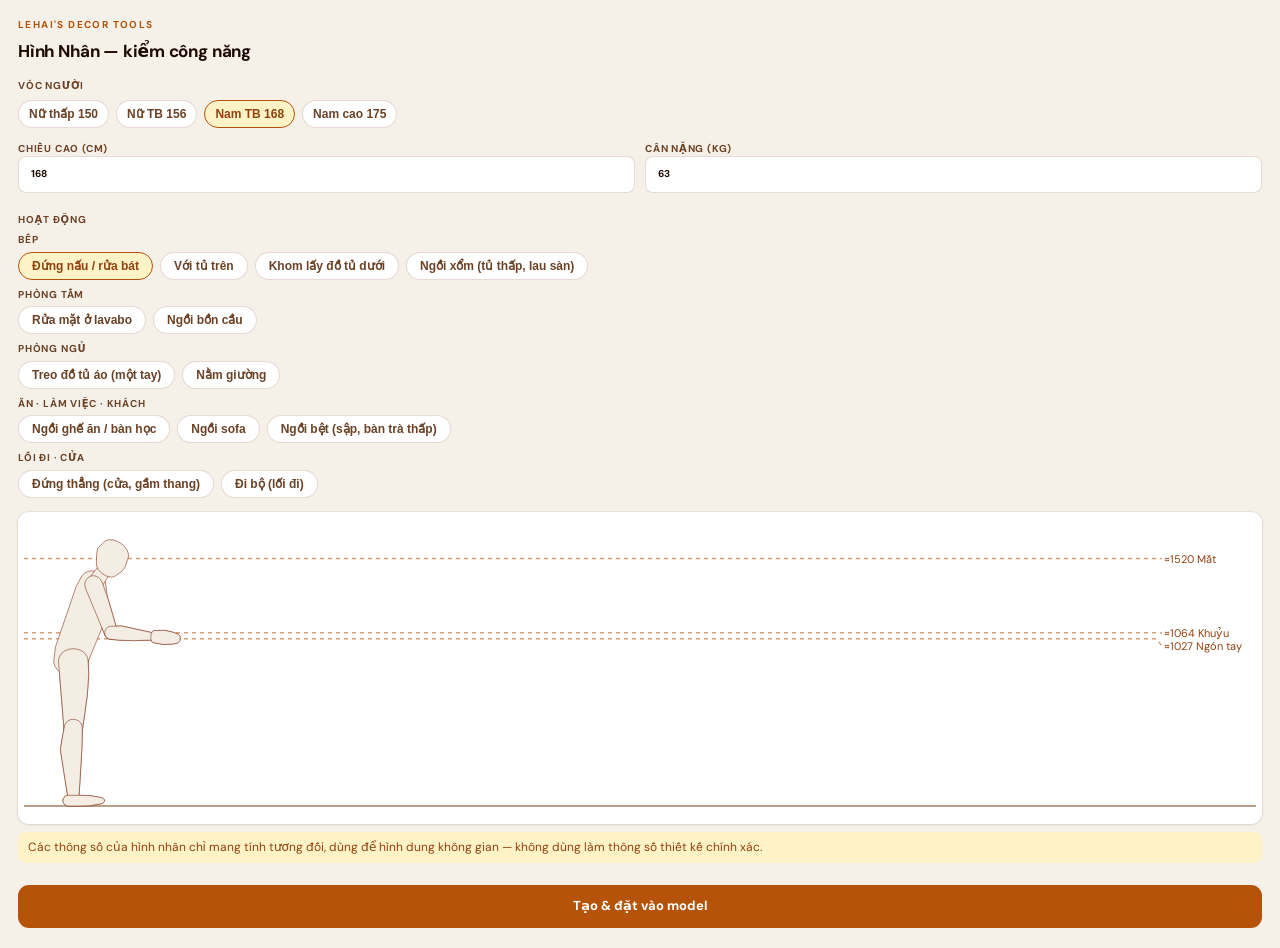
<file: LeHai_Tools/hinh_nhan/hinh_nhan.html>
<!doctype html>
<html lang="vi"><head><meta charset="utf-8">
<title>Hình Nhân</title>
<link rel="preconnect" href="https://fonts.googleapis.com">
<link href="https://fonts.googleapis.com/css2?family=DM+Sans:wght@400;500;600;700&display=swap" rel="stylesheet">
<link rel="stylesheet" href="../shared/lehai_theme.css">
<style>
  .nhap { display: grid; grid-template-columns: 1fr 1fr; gap: 10px; }
  .nhap .lh-input { width: 100%; box-sizing: border-box; }
  canvas { width: 100%; height: 300px; display: block; }
  .lh-chips { flex-wrap: wrap; }
  .uoc { color: var(--lh-muted); font-size: 11px; margin-top: 6px; }
  .phong { font-size: 10px; font-weight: 700; letter-spacing: .08em; text-transform: uppercase;
           color: var(--lh-ink-soft); margin: 8px 0 4px; }
  .phong:first-child { margin-top: 0; }
  #voc .lh-chip { padding-left: 10px; padding-right: 10px; }
  .goiy { background: var(--lh-chip); color: var(--lh-amber-2); border-radius: var(--lh-radius-sm);
          padding: 7px 10px; font-size: 12px; margin-top: 8px; }
</style></head>
<body class="lh"><div class="lh-dialog">
  <div class="lh-eyebrow">LeHai's Decor Tools</div>
  <div class="lh-title">Hình Nhân — kiểm công năng</div>

  <div class="lh-field">
    <label class="lh-label">Vóc người</label>
    <div class="lh-chips" id="voc"></div>
  </div>
  <div class="lh-field nhap">
    <label class="lh-label">Chiều cao (cm)
      <input class="lh-input" id="cao" type="number" min="120" max="210" step="1"></label>
    <label class="lh-label">Cân nặng (kg)
      <input class="lh-input" id="nang" type="number" min="30" max="150" step="1"></label>
  </div>

  <div class="lh-field">
    <label class="lh-label">Hoạt động</label>
    <div id="dang"></div>
  </div>

  <div class="lh-card" style="padding:6px">
    <canvas id="ve" aria-label="Hình nhân nhìn nghiêng"></canvas>
  </div>

  <div class="goiy">Các thông số của hình nhân chỉ mang tính tương đối, dùng để hình dung không gian — không dùng làm thông số thiết kế chính xác.</div>

  <div id="nhac" class="lh-status"></div>
  <button class="lh-btn lh-btn--primary" style="margin-top:12px; width:100%" id="tao">Tạo &amp; đặt vào model</button>
</div>

<script src="hinh_nhan.js"></script>
<script>
  var $ = function (id) { return document.getElementById(id); };

  // Nhớ lựa chọn lần trước (chỉ là tiện lợi trên máy này — trình duyệt chặn thì bỏ qua).
  var NHO = 'lehai.hinhnhan.v1';
  function doc() { try { return JSON.parse(localStorage.getItem(NHO)) || {}; } catch (e) { return {}; } }
  function ghi() { try { localStorage.setItem(NHO, JSON.stringify({ key: trangThai.key, cao: $('cao').value, nang: $('nang').value })); } catch (e) {} }

  var cu = doc(), macDinh = HinhNhan.VOC[HinhNhan.VOC_MAC_DINH];
  var trangThai = { key: HinhNhan.DANG[cu.key] ? cu.key : 'dung_nau' };
  $('cao').value = cu.cao || macDinh.cao;
  $('nang').value = cu.nang || macDinh.nang;

  // Nút vóc người chọn nhanh.
  HinhNhan.VOC.forEach(function (v) {
    var b = document.createElement('button');
    b.className = 'lh-chip'; b.textContent = v.ten + ' ' + v.cao;
    b.title = v.cao + ' cm · ' + v.nang + ' kg'; b.dataset.cao = v.cao; b.dataset.nang = v.nang;
    b.onclick = function () { $('cao').value = v.cao; $('nang').value = v.nang; ve(); };
    $('voc').appendChild(b);
  });

  // Nút chọn dáng, NHÓM THEO PHÒNG — thêm dáng mới ở hinh_nhan.js là tự có nút.
  var theoPhong = {};
  Object.keys(HinhNhan.DANG).forEach(function (k) {
    var ph = HinhNhan.DANG[k].phong;
    (theoPhong[ph] = theoPhong[ph] || []).push(k);
  });
  Object.keys(theoPhong).forEach(function (ph) {
    var tieuDe = document.createElement('div'); tieuDe.className = 'phong'; tieuDe.textContent = ph;
    var hang = document.createElement('div'); hang.className = 'lh-chips';
    theoPhong[ph].forEach(function (k) {
      var b = document.createElement('button');
      b.className = 'lh-chip'; b.textContent = HinhNhan.DANG[k].ten; b.dataset.key = k;
      b.onclick = function () { trangThai.key = k; ve(); };
      hang.appendChild(b);
    });
    $('dang').appendChild(tieuDe); $('dang').appendChild(hang);
  });

  function thongSo() {
    var cao = Number($('cao').value) * 10, nang = Number($('nang').value);
    if (!(cao >= 1200 && cao <= 2100)) return { loi: 'Chiều cao từ 120 đến 210 cm.' };
    if (!(nang >= 30 && nang <= 150)) return { loi: 'Cân nặng từ 30 đến 150 kg.' };
    return { cao: cao, nang: nang };
  }

  function ve() {
    document.querySelectorAll('#dang .lh-chip').forEach(function (b) {
      b.className = b.dataset.key === trangThai.key ? 'lh-chip is-active' : 'lh-chip';
    });
    document.querySelectorAll('#voc .lh-chip').forEach(function (b) {
      var dung = String($('cao').value) === b.dataset.cao && String($('nang').value) === b.dataset.nang;
      b.className = dung ? 'lh-chip is-active' : 'lh-chip';
    });
    ghi();
    var t = thongSo();
    $('nhac').textContent = t.loi || '';
    $('tao').disabled = !!t.loi;
    if (t.loi) return;
    var r = HinhNhan.dung(t.cao, t.nang, trangThai.key);
    trangThai.kq = r;

    veNghieng(r);
  }

  // Nhìn nghiêng (mặt phẳng YZ): người hướng mặt sang PHẢI (−Y trong model).
  function veNghieng(r) {
    var c = $('ve'), dpr = window.devicePixelRatio || 1;
    var W = c.clientWidth, H = c.clientHeight;
    c.width = W * dpr; c.height = H * dpr;
    var g = c.getContext('2d'); g.setTransform(dpr, 0, 0, dpr, 0, 0); g.clearRect(0, 0, W, H);

    var ys = [], zs = [];
    r.khoi.forEach(function (k) { k.luoi.diem.forEach(function (q) { ys.push(-q[1]); zs.push(q[2]); }); });
    var minY = Math.min.apply(null, ys) - 60, maxY = Math.max.apply(null, ys) + 60;
    var maxZ = Math.max(Math.max.apply(null, zs) + 60, 600);
    var s = Math.min((W - 125) / (maxY - minY), (H - 24) / maxZ);
    var X = function (y) { return 20 + (-y - minY) * s; };
    var Z = function (z) { return H - 12 - z * s; };

    // sàn
    g.strokeStyle = '#a08060'; g.lineWidth = 1.5;
    g.beginPath(); g.moveTo(0, Z(0)); g.lineTo(W, Z(0)); g.stroke();

    // vạch cao độ các số đo — nhãn ngắn; hai cao độ sát nhau thì đẩy nhãn cách ≥ 13px
    var NGAN = { dinhDau: 'Đỉnh đầu', tamMat: 'Mắt', khuyuTay: 'Khuỷu', dauNgon: 'Ngón tay',
                 dinhGoi: 'Gối', matNgoi: 'Mặt ngồi', caoNhat: 'Cao nhất' };
    var vach = r.hien.filter(function (k) { return NGAN[k]; })
      .map(function (k) { return { k: k, z: Z(r.so[k]) }; })
      .sort(function (a, b) { return a.z - b.z; });
    for (var i = 1; i < vach.length; i++) vach[i].ty = Math.max(vach[i].z, (vach[i - 1].ty || vach[i - 1].z) + 13);
    if (vach.length) vach[0].ty = vach[0].z;
    g.font = '11px DM Sans, Segoe UI, sans-serif';
    vach.forEach(function (v) {
      g.setLineDash([4, 4]); g.strokeStyle = 'rgba(180,83,9,.55)';
      g.beginPath(); g.moveTo(0, v.z); g.lineTo(W - 100, v.z); g.lineTo(W - 94, v.ty); g.stroke();
      g.setLineDash([]); g.fillStyle = '#92400e';
      g.fillText('≈' + r.so[v.k] + ' ' + NGAN[v.k], W - 92, v.ty + 4);
    });

    // Mỗi khúc vẽ bằng BAO LỒI của các đỉnh lưới chiếu lên mặt nghiêng (YZ) → bóng bo tròn
    // đúng dáng vỏ. Khúc bên trái (X âm) nhạt hơn để phân biệt hai chân/hai tay.
    function baoLoi(pts) {
      pts = pts.slice().sort(function (a, b) { return a[0] - b[0] || a[1] - b[1]; });
      var cr = function (o, a, b) { return (a[0] - o[0]) * (b[1] - o[1]) - (a[1] - o[1]) * (b[0] - o[0]); };
      var lo = [], hi = [];
      pts.forEach(function (p) { while (lo.length > 1 && cr(lo[lo.length - 2], lo[lo.length - 1], p) <= 0) lo.pop(); lo.push(p); });
      for (var i = pts.length - 1; i >= 0; i--) { var p = pts[i]; while (hi.length > 1 && cr(hi[hi.length - 2], hi[hi.length - 1], p) <= 0) hi.pop(); hi.push(p); }
      return lo.slice(0, -1).concat(hi.slice(0, -1));
    }
    var xepVe = r.khoi.slice().sort(function (a, b) {        // bên trái vẽ trước (nằm sau)
      return a.luoi.diem[0][0] - b.luoi.diem[0][0];
    });
    xepVe.forEach(function (k) {
      var cx = k.luoi.diem.reduce(function (s2, q) { return s2 + q[0]; }, 0) / k.luoi.diem.length;
      var bo = baoLoi(k.luoi.diem.map(function (q) { return [X(q[1]), Z(q[2])]; }));
      g.fillStyle = cx < -1 ? '#e2d6c8' : '#f3ede4';
      g.strokeStyle = 'rgba(124,45,18,.55)'; g.lineWidth = 1;
      g.beginPath(); bo.forEach(function (q, i) { i ? g.lineTo(q[0], q[1]) : g.moveTo(q[0], q[1]); });
      g.closePath(); g.fill(); g.stroke();
    });
  }

  $('cao').addEventListener('input', ve);
  $('nang').addEventListener('input', ve);
  window.addEventListener('resize', ve);

  $('tao').onclick = function () {
    if (!trangThai.kq) return;
    var t = thongSo();
    var goi = { cao: t.cao, nang: t.nang, key: trangThai.key, dang: trangThai.kq.dang,
                khoi: trangThai.kq.khoi, so: trangThai.kq.so, hien: trangThai.kq.hien,
                chuan: HinhNhan.soChuan(t.cao) };
    if (window.sketchup && sketchup.tao) {
      $('nhac').textContent = 'Đang dựng… rê chuột vào model rồi bấm để đặt.';
      sketchup.tao(JSON.stringify(goi));
    } else {
      $('nhac').textContent = 'Bản xem trong trình duyệt — mở từ SketchUp để tạo.';
    }
  };
  window.baoLoi = function (msg) { $('nhac').className = 'lh-status lh-status--bad'; $('nhac').textContent = msg; };
  window.baoXong = function (msg) { $('nhac').className = 'lh-status lh-status--ok'; $('nhac').textContent = msg; };

  ve();
</script>
</body></html>
</file>
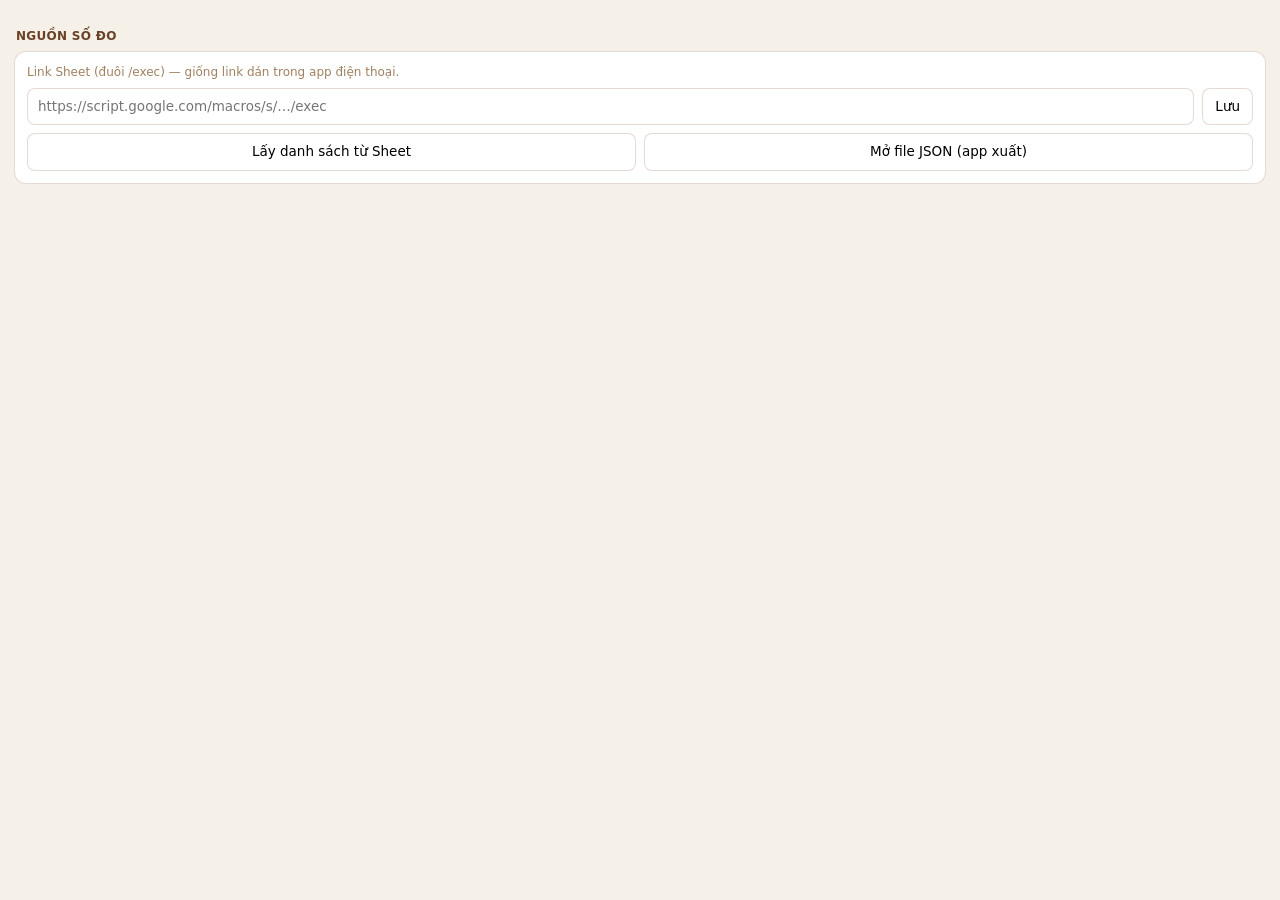
<file: LeHai_Tools/khao_sat/dialog.html>
<!doctype html>
<html lang="vi">
<head>
<meta charset="utf-8">
<title>Khảo sát hiện trường → 3D</title>
<style>
  /* Theme LeHai (kem + walnut + amber) — đồng bộ shared/lehai_theme.css */
  :root { --ink: #1c0a00; --ink-2: #6b4226; --ink-3: #a08060; --line: rgba(124,45,18,0.18); --bg: #f5f0e8; --accent: #7c2d12;
    --accent-soft: #fef3c7; --warn: #92400e; --warn-soft: #fef3c7; --bad: #a33a2a; --bad-soft: #f8e9e6; --good: #2f7a52; }
  * { box-sizing: border-box; }
  body { margin: 0; padding: 14px; font: 13.5px/1.45 system-ui, -apple-system, "Segoe UI", Roboto, sans-serif; color: var(--ink); background: var(--bg); }
  h2 { font-size: 12px; font-weight: 600; color: var(--ink-2); margin: 14px 2px 6px; text-transform: uppercase; letter-spacing: .3px; }
  .card { background: #fff; border: 1px solid var(--line); border-radius: 12px; padding: 12px; }
  .row { display: flex; gap: 8px; align-items: center; }
  input[type=text] { flex: 1; min-width: 0; padding: 8px 10px; border: 1px solid var(--line); border-radius: 8px; font: inherit; }
  button { padding: 8px 12px; border: 1px solid var(--line); border-radius: 8px; background: #fff; font: inherit; cursor: pointer; }
  button:hover { border-color: #cfcdc7; }
  button.pri { background: var(--accent); border-color: var(--accent); color: #fff; font-weight: 600; width: 100%; padding: 10px; }
  button:disabled { opacity: .5; cursor: default; }
  .muted { color: var(--ink-3); font-size: 12px; }
  .item { display: flex; gap: 10px; align-items: center; padding: 8px 6px; border-radius: 8px; cursor: pointer; }
  .item:hover { background: #f7f7f5; }
  .item.on { background: var(--accent-soft); }
  .item .t { font-weight: 600; }
  input[type=checkbox] { accent-color: var(--accent); }
  .item .s { font-size: 12px; color: var(--ink-3); }
  .item.off .t { color: var(--ink-3); }
  #status { margin-top: 12px; padding: 10px 12px; border-radius: 10px; font-size: 12.5px; white-space: pre-wrap; display: none; }
  #status.info { display: block; background: var(--accent-soft); color: var(--ink-2); }
  #status.ok { display: block; background: #e8f3ec; color: var(--good); }
  #status.bad { display: block; background: var(--bad-soft); color: var(--bad); }
  #log { margin-top: 8px; font-size: 12px; color: var(--warn); background: var(--warn-soft); border-radius: 10px; padding: 8px 12px; display: none; max-height: 200px; overflow: auto; }
  #log div { padding: 2px 0; }
</style>
</head>
<body>
  <h2>Nguồn số đo</h2>
  <div class="card">
    <div class="muted" style="margin-bottom:6px">Link Sheet (đuôi /exec) — giống link dán trong app điện thoại.</div>
    <div class="row"><input type="text" id="url" placeholder="https://script.google.com/macros/s/…/exec"><button id="luu">Lưu</button></div>
    <div class="row" style="margin-top:8px">
      <button id="laySheet" style="flex:1">Lấy danh sách từ Sheet</button>
      <button id="moFile" style="flex:1">Mở file JSON (app xuất)</button>
    </div>
  </div>

  <h2 id="hCt" style="display:none">Công trình</h2>
  <div class="card" id="dsCt" style="display:none"></div>

  <h2 id="hPh" style="display:none">Phòng — chọn phòng cần dựng</h2>
  <div class="card" id="dsPh" style="display:none"></div>
  <div id="khuDung" style="display:none;margin-top:10px">
    <button class="pri" id="dung">Dựng 3D</button>
    <div class="muted" style="margin-top:6px">Mỗi phòng một group, đặt cạnh nhau từ trái sang phải (app chưa lưu phòng nào nằm cạnh phòng nào). Ctrl+Z một lần là xoá hết.</div>
  </div>

  <div id="status"></div>
  <div id="log"></div>

<script src="js/geometry.js"></script>
<script src="js/danh-muc.js"></script>
<script src="js/dung3d.js"></script>
<script>
// Bảng chọn: Ruby lo tải dữ liệu (Sheet / file), JS tính khối bằng Dung3D (chung lõi với app), Ruby lo vẽ.
// Ruby gọi vào đây qua KS.* ; ở đây gọi Ruby qua sketchup.<tên>(...). KHÔNG dùng fetch (HtmlDialog SU2024 có thể treo).
var KS = (function () {
  var st = { nguon: null, dsCt: [], file: null, ct: null, chon: {} };
  function $(id) { return document.getElementById(id); }
  function esc(s) { return String(s == null ? '' : s).replace(/[&<>"]/g, function (c) { return { '&': '&amp;', '<': '&lt;', '>': '&gt;', '"': '&quot;' }[c]; }); }
  function status(text, kind) { var el = $('status'); el.className = kind || 'info'; el.textContent = text; }
  function log(lines) { var el = $('log'); el.style.display = lines.length ? 'block' : 'none'; el.innerHTML = lines.map(function (l) { return '<div>• ' + esc(l) + '</div>'; }).join(''); }
  function show(id, on) { $(id).style.display = on ? '' : 'none'; }
  function goiSheet(tag, body) { status('Đang tải từ Sheet…'); sketchup.goi_sheet(tag, JSON.stringify(body)); }

  function veCongTrinh(list) {
    st.dsCt = list || [];
    show('hCt', true); show('dsCt', true); show('hPh', false); show('dsPh', false); show('khuDung', false); log([]);
    $('dsCt').innerHTML = st.dsCt.length ? st.dsCt.map(function (p, i) {
      return '<div class="item" data-i="' + i + '"><div style="flex:1"><div class="t">' + esc(p.name) + '</div><div class="s">' +
        esc([p.customer, (p.rooms != null ? (p.rooms.length != null ? p.rooms.length : p.rooms) + ' phòng' : ''), p.updated].filter(Boolean).join(' · ')) + '</div></div><span class="muted">›</span></div>';
    }).join('') : '<div class="muted">Chưa có công trình nào.</div>';
    Array.prototype.forEach.call($('dsCt').querySelectorAll('.item'), function (el) {
      el.onclick = function () { chonCongTrinh(Number(el.getAttribute('data-i'))); };
    });
    status('Chọn một công trình.', 'info');
  }
  function chonCongTrinh(i) {
    var p = st.dsCt[i];
    Array.prototype.forEach.call($('dsCt').querySelectorAll('.item'), function (el) { el.classList.toggle('on', Number(el.getAttribute('data-i')) === i); });
    if (st.nguon === 'file') return vePhong(p);
    goiSheet('pull', { action: 'pull', projectId: p.id, have: {} });
  }
  function vePhong(p) {
    st.ct = p; st.chon = {};
    (p.rooms || []).forEach(function (r) { if (Dung3D.roomState(r).ok) st.chon[r.id] = true; });
    show('hPh', true); show('dsPh', true); show('khuDung', true);
    $('dsPh').innerHTML = (p.rooms || []).map(function (r) {
      var s = Dung3D.roomState(r);
      return '<label class="item' + (s.ok ? '' : ' off') + '"><input type="checkbox" data-id="' + esc(r.id) + '"' + (st.chon[r.id] ? ' checked' : '') + (s.ok ? '' : ' disabled') + '>' +
        '<div style="flex:1"><div class="t">' + esc(r.name) + '</div><div class="s">' + esc(s.text) + '</div></div></label>';
    }).join('') || '<div class="muted">Công trình chưa có phòng.</div>';
    Array.prototype.forEach.call($('dsPh').querySelectorAll('input[type=checkbox]'), function (cb) {
      cb.onchange = function () { st.chon[cb.getAttribute('data-id')] = cb.checked; };
    });
    var n = Object.keys(st.chon).length;
    status(n ? 'Đã chọn sẵn ' + n + ' phòng đủ số đo. Bấm Dựng 3D.' : 'Chưa phòng nào đủ số đo để dựng.', n ? 'info' : 'bad');
    log([]);
  }
  function dung() {
    var ids = Object.keys(st.chon).filter(function (k) { return st.chon[k]; });
    if (!ids.length) return status('Chưa chọn phòng nào.', 'bad');
    var plan = Dung3D.build(st.ct, ids), canh = [];
    plan.skipped.forEach(function (s) { canh.push('Bỏ qua ' + s); });
    plan.rooms.forEach(function (r) { r.warnings.forEach(function (w) { canh.push(r.name + ': ' + w); }); });
    st.canh = canh;
    status('Đang dựng ' + plan.rooms.length + ' phòng trong SketchUp…');
    $('dung').disabled = true;
    sketchup.dung(JSON.stringify(plan));
  }
  return {
    cauHinh: function (c) { $('url').value = (c && c.url) || ''; },
    nhanSheet: function (tag, res) {
      if (!res || !res.ok) return status('Sheet báo lỗi: ' + ((res && res.err) || 'không rõ'), 'bad');
      if (tag === 'list') { st.nguon = 'sheet'; return veCongTrinh(res.projects); }
      if (tag === 'pull') {
        if (!res.project) return status('Công trình này không còn trên Sheet.', 'bad');
        var p = res.project; p.rooms = res.rooms.map(function (x) { return x.room; }).filter(Boolean);
        vePhong(p);
      }
    },
    nhanFile: function (d) {
      if (!d || !d.projects) return status('File không phải JSON xuất từ app khảo sát (thiếu "projects").', 'bad');
      st.nguon = 'file'; veCongTrinh(d.projects);
    },
    xong: function (r) {
      $('dung').disabled = false;
      var loi = (r && r.loi) || [];
      status(loi.length ? 'Đã dựng — ' + loi.length + ' khối lỗi (xem dưới).' : 'Đã dựng xong. Tag KS_… để bật/tắt từng loại; trần (KS_Tran) đang ẩn.', loi.length ? 'bad' : 'ok');
      log(loi.map(function (l) { return 'LỖI ' + l; }).concat(st.canh || []));
    },
    loi: function (msg) { $('dung').disabled = false; status(msg, 'bad'); },
    // để test ngoài SketchUp
    _st: st, _dung: dung,
    init: function () {
      $('luu').onclick = function () { sketchup.luu_url($('url').value.trim()); status('Đã lưu link.', 'ok'); };
      $('laySheet').onclick = function () {
        var u = $('url').value.trim();
        if (!/\/exec(\?|$)/.test(u)) return status('Dán link Sheet đuôi /exec trước.', 'bad');
        sketchup.luu_url(u); goiSheet('list', { action: 'list' });
      };
      $('moFile').onclick = function () { sketchup.mo_file(); };
      $('dung').onclick = dung;
      sketchup.ready();
    }
  };
})();
document.addEventListener('DOMContentLoaded', KS.init);
</script>
</body>
</html>
</file>
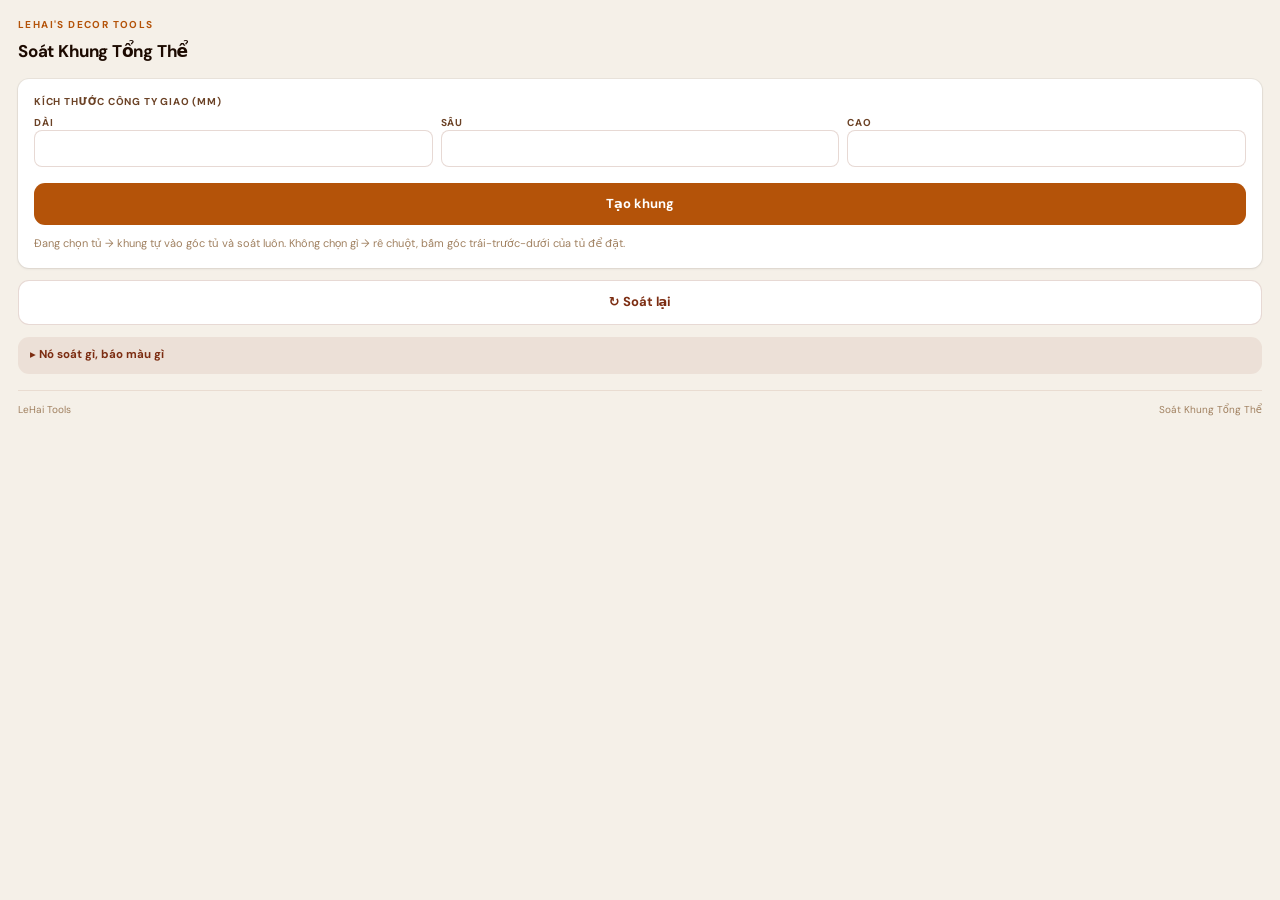
<file: LeHai_Tools/kiem_tra_khung/khung.html>
<!doctype html>
<html lang="vi"><head><meta charset="utf-8">
<title>Soát Khung Tổng Thể</title>
<link rel="preconnect" href="https://fonts.googleapis.com">
<link href="https://fonts.googleapis.com/css2?family=DM+Sans:wght@400;500;600;700&display=swap" rel="stylesheet">
<link rel="stylesheet" href="../shared/lehai_theme.css">
<style>
  .nhap { display: grid; grid-template-columns: 1fr 1fr 1fr; gap: 8px; }
  .nhap .lh-input { width: 100%; box-sizing: border-box; }
  .tb { font-size: 12px; margin: 10px 0 0; padding: 8px 10px; border-radius: var(--lh-radius-sm); display: none; }
  .tb--ok { display: block; background: rgba(21,128,61,.10); color: #15803d; }
  .tb--bad { display: block; background: rgba(185,28,28,.10); color: #b91c1c; }
  .khung { margin-top: 14px; }
  .khead { display: flex; align-items: center; gap: 8px; margin-bottom: 8px; }
  .kten { flex: 1; font-weight: 700; font-size: 13px; color: var(--lh-ink); }
  .kten small { font-weight: 500; color: var(--lh-ink-soft); }
  .tong { border-radius: var(--lh-radius); padding: 10px 12px; margin-bottom: 8px; font-weight: 700; font-size: 12.5px; }
  .tong--ok { background: rgba(21,128,61,.12); color: #15803d; }
  .tong--bad { background: rgba(185,28,28,.10); color: #b91c1c; }
  .tong--warn { background: rgba(230,160,0,.14); color: #a16207; }
  .row { display: flex; align-items: flex-start; gap: 10px; padding: 9px 6px; border-bottom: 1px solid var(--lh-line-2); }
  .row:last-child { border-bottom: 0; }
  .row.con { padding-left: 26px; background: var(--lh-fill); }
  .dot { width: 10px; height: 10px; border-radius: 50%; flex: 0 0 auto; margin-top: 4px; }
  .dot--do { background: #dc2626; }
  .dot--vang { background: #e6a000; }
  .rinfo { flex: 1; min-width: 0; }
  .rname { font-weight: 700; font-size: 12.5px; color: var(--lh-ink); word-break: break-word; }
  .rmsg { font-size: 11.5px; color: var(--lh-ink-soft); margin-top: 2px; }
  .nut { display: flex; gap: 6px; flex: 0 0 auto; }
  .rbtn { border: 0; border-radius: var(--lh-radius-sm); padding: 6px 10px; font-size: 11.5px; font-weight: 700;
          cursor: pointer; background: var(--lh-walnut); color: #fff; font-family: inherit; }
  .rbtn:hover { filter: brightness(1.1); }
  .rbtn--ghost { background: var(--lh-surface); color: var(--lh-walnut); border: 1.5px solid var(--lh-line); }
  .rbtn--ghost:hover { border-color: var(--lh-amber); color: var(--lh-amber); }
  .bq { font-size: 11.5px; color: var(--lh-ink-soft); margin-top: 6px; }
  .bq a { color: var(--lh-walnut); font-weight: 700; cursor: pointer; }
  .rong { font-size: 12px; color: var(--lh-ink-soft); padding: 10px 4px; }
  .note { margin-top: 12px; font-size: 11.5px; color: var(--lh-ink-soft); background: var(--lh-fill);
          border-radius: var(--lh-radius); padding: 0 12px; }
  .note summary { cursor: pointer; padding: 10px 0; font-weight: 700; color: var(--lh-walnut); list-style: none; outline: none; }
  .note summary::-webkit-details-marker { display: none; }
  .note summary::before { content: '▸  '; }
  .note[open] summary::before { content: '▾  '; }
  .note p { margin: 0 0 10px; line-height: 1.6; }
  .note b { color: var(--lh-amber-2); }
</style></head>
<body class="lh"><div class="lh-dialog">
  <div class="lh-eyebrow">LeHai's Decor Tools</div>
  <div class="lh-title">Soát Khung Tổng Thể</div>

  <div class="lh-card">
    <label class="lh-label">Kích thước công ty giao (mm)</label>
    <div class="nhap">
      <label class="lh-label">Dài <input class="lh-input" id="dai" type="number" min="1" step="0.5"></label>
      <label class="lh-label">Sâu <input class="lh-input" id="sau" type="number" min="1" step="0.5"></label>
      <label class="lh-label">Cao <input class="lh-input" id="cao" type="number" min="1" step="0.5"></label>
    </div>
    <button class="lh-btn lh-btn--primary" style="margin-top:10px;width:100%" onclick="taoKhung()">Tạo khung</button>
    <div class="lh-hint">Đang chọn tủ → khung tự vào góc tủ và soát luôn. Không chọn gì → rê chuột, bấm góc
      trái-trước-dưới của tủ để đặt.</div>
    <div id="tb" class="tb"></div>
  </div>

  <button class="lh-btn lh-btn--ghost" style="margin-top:12px" onclick="sketchup.soat()">↻ Soát lại</button>
  <div id="ds"></div>

  <details class="note">
    <summary>Nó soát gì, báo màu gì</summary>
    <p>Chỉ soát tấm có <b>tâm nằm trong khung</b>. So toạ độ từng mặt tấm, không bắn tia.</p>
    <p><b>ĐỎ</b> = dấu hiệu vẽ lệch: hai mặt/mép chênh nhau <b>0,05–3 mm</b> (gần bằng mà không bằng),
      tủ lồi/hụt so với khung, tấm không áp mặt vào tấm nào (tấm bay), cụm tấm tách rời thân tủ,
      tấm xéo 0,01–3°, tấm méo.</p>
    <p><b>VÀNG</b> = thường là cố ý, gộp nhóm: khe hở lặp lại từ 3 lần hoặc có cánh/mặt hộc, chỗ ăn vào
      nhau từ 3 mm (ngàm, rãnh), tấm chỉ chạm theo cạnh, tấm đặt xiên, tấm cong/khoét.</p>
    <p>Cánh không tính là chỗ bám: đợt hở hai đầu mà mép trước chạm lưng cánh <b>vẫn là tấm bay</b>.
      Nhận cánh theo <b>TÊN</b> (có chữ "cánh", "hộc kéo", "mặt hộc") — đặt tên trước khi soát.</p>
    <p>Bấm <b>Bỏ qua</b> khi đã xác nhận đúng; danh sách bỏ qua lưu trong khung. Xoá khung trước khi gửi file.</p>
  </details>
  <div class="lh-foot"><span>LeHai Tools</span><span>Soát Khung Tổng Thể</span></div>
</div>
<script>
  // Nhớ số vừa nhập cho lần sau (chỉ tiện tay; hỏng thì thôi)
  var NHO = 'lh.khung.kich';
  try { var cu = JSON.parse(localStorage.getItem(NHO) || 'null');
        if (cu) { dai.value = cu[0]; sau.value = cu[1]; cao.value = cu[2]; } } catch (e) {}

  function esc(s) { return String(s == null ? '' : s).replace(/[&<>"']/g, function (c) {
    return { '&': '&amp;', '<': '&lt;', '>': '&gt;', '"': '&quot;', "'": '&#39;' }[c]; }); }

  function taoKhung() {
    var k = { dai: parseFloat(dai.value), sau: parseFloat(sau.value), cao: parseFloat(cao.value) };
    try { localStorage.setItem(NHO, JSON.stringify([dai.value, sau.value, cao.value])); } catch (e) {}
    sketchup.tao(JSON.stringify(k));
  }

  function thongBao(cls, msg) { var t = document.getElementById('tb'); t.className = 'tb ' + cls; t.textContent = msg; }
  window.baoLoi = function (m) { thongBao('tb--bad', m); };
  window.baoXong = function (m) { thongBao('tb--ok', m); };

  var MO = {};   // nhóm vàng đang mở
  function hang(f, duong, ki, con) {
    var nhom = !!f.con;
    var h = '<div class="row' + (con ? ' con' : '') + '"><div class="dot dot--' + f.muc + '"></div>' +
      '<div class="rinfo"><div class="rname">' + esc(f.tieu_de) + '</div><div class="rmsg">' + esc(f.chi_tiet) + '</div></div>' +
      '<div class="nut">';
    if (nhom) h += '<button class="rbtn rbtn--ghost" onclick="moNhom(\'' + duong + '\')">' + (MO[duong] ? 'Đóng' : 'Mở') + '</button>';
    else h += '<button class="rbtn' + (f.muc === 'do' ? '' : ' rbtn--ghost') + '" onclick="sketchup.xem(\'' + duong + '\')">Xem</button>';
    h += '<button class="rbtn rbtn--ghost" title="Đã kiểm, đúng rồi" onclick="boQua(' + ki + ',\'' + esc(f.khoa) + '\')">Bỏ qua</button></div></div>';
    if (nhom && MO[duong]) f.con.forEach(function (c, ci) { h += hang(c, duong + '/' + ci, ki, true); });
    return h;
  }
  function moNhom(d) { MO[d] = !MO[d]; ve(); }
  function boQua(ki, khoa) { sketchup.bo_qua(JSON.stringify({ khung: ki, khoa: khoa })); }

  var DL = null;
  window.nhan = function (d) { DL = d; ve(); };
  function ve() {
    if (!DL) return;
    var h = '';
    if (DL.canh_bao) h += '<div class="tb tb--bad" style="display:block">' + esc(DL.canh_bao) + '</div>';
    if (!DL.khung.length) h += '<div class="rong">Chưa có khung nào trong file.</div>';
    DL.khung.forEach(function (k, ki) {
      var nDo = k.ds.filter(function (f) { return f.muc === 'do'; }).length;
      var nVang = k.ds.length - nDo;
      var tong = nDo ? ['tong--bad', '⚠ ' + nDo + ' lỗi đỏ cần sửa' + (nVang ? ' · ' + nVang + ' nhóm vàng' : '')]
               : nVang ? ['tong--warn', 'Không lỗi đỏ · ' + nVang + ' nhóm vàng nên xem qua']
               : ['tong--ok', '✓ Tủ lấp đúng khung, không lệch/hở/bay'];
      h += '<div class="khung"><div class="khead"><div class="kten">' + esc(k.ten) +
        ' <small>' + k.kich.join(' × ') + ' mm · ' + k.so_tam + ' tấm</small></div>' +
        '<button class="rbtn rbtn--ghost" onclick="sketchup.chon(' + ki + ')">Chọn</button>' +
        '<button class="rbtn rbtn--ghost" onclick="sketchup.xoa(' + ki + ')">Xoá</button></div>' +
        '<div class="tong ' + tong[0] + '">' + tong[1] + '</div>';
      if (k.ds.length) {
        h += '<div class="lh-card" style="padding:2px 8px">';
        k.ds.forEach(function (f, fi) { h += hang(f, ki + '/' + fi, ki, false); });
        h += '</div>';
      }
      if (k.so_bo_qua) h += '<div class="bq">Đã bỏ qua ' + k.so_bo_qua + ' mục · <a onclick="sketchup.hien_lai(' + ki + ')">Hiện lại</a></div>';
      h += '</div>';
    });
    document.getElementById('ds').innerHTML = h;
  }
  sketchup.ready();
</script>
</body></html>
</file>
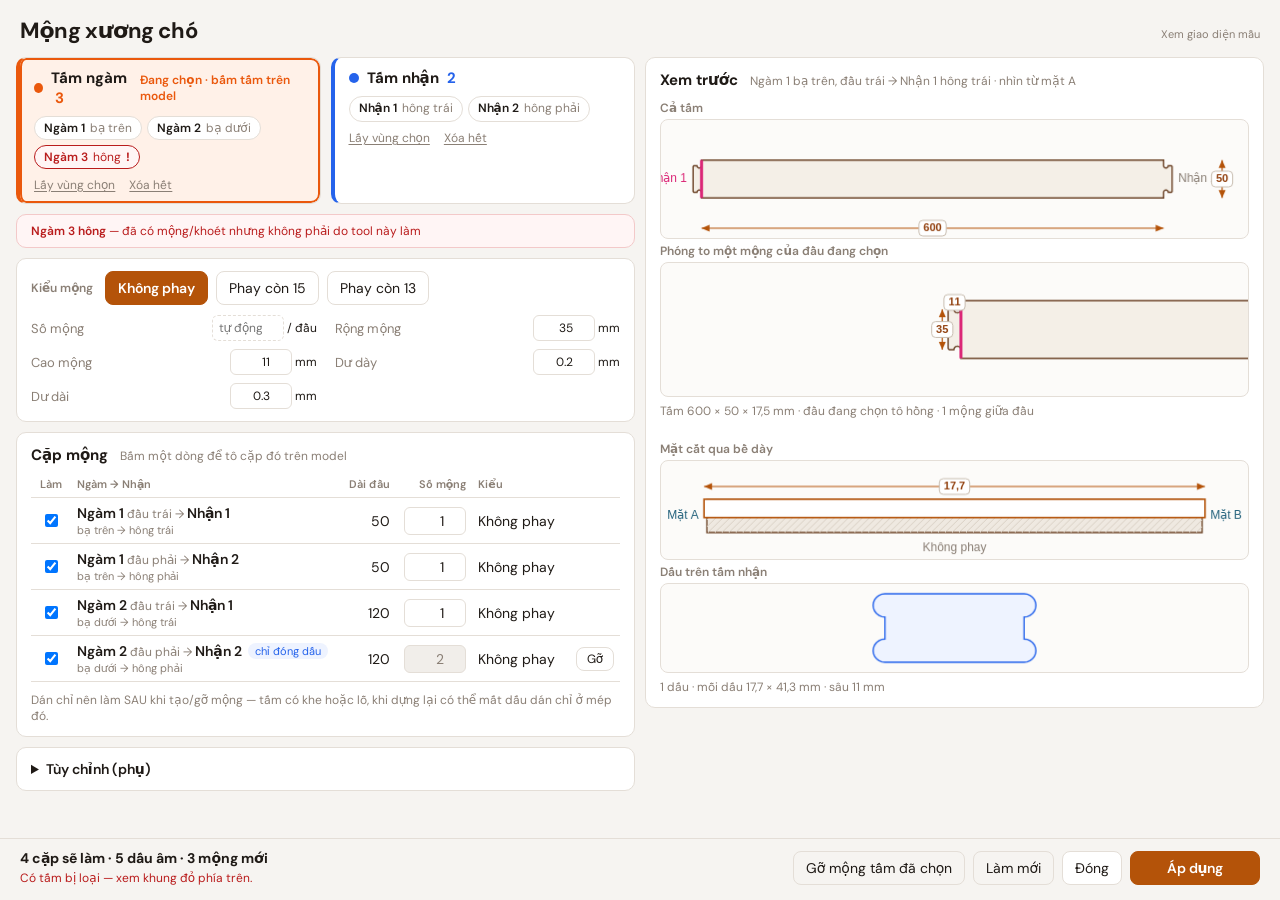
<file: LeHai_Tools/mong_xuong_cho/giao_dien.html>
<!doctype html>
<html lang="vi"><head><meta charset="utf-8"><meta name="viewport" content="width=device-width,initial-scale=1">
<title>Mộng xương chó</title><link rel="preconnect" href="https://fonts.googleapis.com"><link href="https://fonts.googleapis.com/css2?family=DM+Sans:wght@400;500;600;700&display=swap" rel="stylesheet"><link rel="stylesheet" href="giao_dien.css"></head>
<body>
<header><h1>Mộng xương chó</h1><span id="demo" class="badge">Đang kết nối SketchUp…</span></header>
<main>
<section class="roles">
 <div class="role ngam" id="roleNgam" data-mode="ngam">
  <div class="role-head"><span class="dot"></span><h2>Tấm ngàm <span class="count" id="countNgam">0</span></h2><span class="picking">Đang chọn · bấm tấm trên model</span></div>
  <ul id="listNgam" class="boards"></ul>
  <div class="role-actions"><button data-take="ngam" class="link">Lấy vùng chọn</button><button data-clear="ngam" class="link">Xóa hết</button></div>
 </div>
 <div class="role nhan" id="roleNhan" data-mode="nhan">
  <div class="role-head"><span class="dot"></span><h2>Tấm nhận <span class="count" id="countNhan">0</span></h2><span class="picking">Đang chọn · bấm tấm trên model</span></div>
  <ul id="listNhan" class="boards"></ul>
  <div class="role-actions"><button data-take="nhan" class="link">Lấy vùng chọn</button><button data-clear="nhan" class="link">Xóa hết</button></div>
 </div>
</section>
<div class="problems" id="problems" hidden><ul id="problemList"></ul><button id="unscale" hidden title="Đưa Scale của vỏ group vào hình bên trong; tấm đứng yên, kích thước giữ như đang thấy">Gỡ Scale</button></div>
<section class="mong" id="mongBox">
 <div class="kieu" id="kieuBox"><span class="lbl">Kiểu mộng</span>
  <button data-preset="0" title="Răng giữ nguyên bề dày ván · dư dày 0,2 · dư dài 0,3 (như mộng Hộc Kéo)">Không phay</button><button data-preset="1" title="Phay một mặt răng còn dày 15 mm · dư dày 0,2 · dư dài 0,2">Phay còn 15</button><button data-preset="2" title="Phay một mặt răng còn dày 13 mm · dư dày 0,2 · dư dài 0,2 — mỏng nhất mà dao Ø6 còn phay được dấu âm">Phay còn 13</button>
  <span class="mat" id="matBox" hidden title="Máy phay bớt mặt này của răng cho mỏng lại; mặt kia giữ nguyên, thẳng với thân tấm. Chữ A / B vẽ sẵn trên từng tấm trong model."><span class="lbl">Phay mặt</span><button data-mat="B">A</button><button data-mat="A">B</button></span>
  <span class="tuychinh" id="tuyChinh" hidden title="Thông số đang khác cả 3 kiểu có sẵn — vẫn làm bình thường">Tùy chỉnh</span></div>
 <div class="mong-grid">
  <label title="Số mộng trên mỗi đầu tấm ngàm. Để trống = tự tính theo chiều dài đầu (dưới 150 mm: 1 mộng; dài hơn: khoảng 1 mộng / 300 mm). Gõ số = áp cho mọi cặp mới đang tick; vẫn sửa riêng được từng dòng trong bảng.">Số mộng <span><input id="countAll" type="number" min="1" step="1" placeholder="tự động"> / đầu</span></label>
  <label>Rộng mộng <span><input id="head" type="number" value="35" min="1" step=".5"> mm</span></label>
  <label>Cao mộng <span><input id="height" type="number" value="11" min="1" step=".5"> mm</span></label>
  <label>Dư dày <span><input id="slackT" type="number" value="0.2" min="0" step=".05"> mm</span></label>
  <label>Dư dài <span><input id="slackL" type="number" value="0.3" min="0" step=".05"> mm</span></label>
  <label id="fitBox" hidden title="Bề dày răng còn lại sau khi phay một mặt — áp cho mọi cặp mới">Dày sau phay <span><input id="fitAll" type="number" value="15" min="1" step=".1"> mm</span></label>
 </div>
</section>
<section class="preview" id="preview">
 <div class="section-head"><h2>Xem trước</h2><p id="previewTitle"></p></div>
 <div class="preview-grid">
  <div class="faces"><h3>Cả tấm</h3><canvas id="faceAll"></canvas><h3>Phóng to một mộng của đầu đang chọn</h3><canvas id="faceZoom"></canvas><p class="cap" id="faceCap"></p></div>
  <div class="side"><h3>Mặt cắt qua bề dày</h3><canvas id="section"></canvas><h3>Dấu trên tấm nhận</h3><canvas id="mortise"></canvas><p class="cap" id="markSize"></p></div>
 </div>
</section>
<section class="pairs">
 <div class="section-head"><h2>Cặp mộng</h2><p>Bấm một dòng để tô cặp đó trên model</p></div>
 <table id="bang"><thead><tr><th class="c-on">Làm</th><th>Ngàm → Nhận</th><th class="num">Dài đầu</th><th class="num">Số mộng</th><th class="num c-nc">Lùi tâm</th><th>Kiểu</th><th class="num c-nc">Dày sau phay</th><th class="c-go"></th></tr>
  <tr class="all c-nc" id="allRow"><td class="c-on"></td><td class="all-lbl" title="Gõ ở đây → điền xuống mọi dòng đang tick">Tất cả</td><td></td><td></td><td class="num c-nc"><input type="number" data-all="inset" min="1" step="1" placeholder="—"></td><td><select data-all="side"><option value="">—</option><option value="none">Không phay</option><option value="B">Phay mặt A</option><option value="A">Phay mặt B</option></select></td><td class="num c-nc"><input type="number" data-all="fit" min="1" step=".1" placeholder="—"></td><td></td></tr></thead><tbody id="rows"></tbody></table>
 <p class="empty" id="empty"></p>
 <p class="note">Dán chỉ nên làm SAU khi tạo/gỡ mộng — tấm có khe hoặc lỗ, khi dựng lại có thể mất dấu dán chỉ ở mép đó.</p>
</section>
<details class="shape" id="shapeBox"><summary>Tùy chỉnh (phụ) <span id="dachinh"></span></summary>
 <p class="note" style="margin-top:6px">Mở mục này thì bảng cặp hiện thêm lùi tâm, kiểu và dày sau phay TỪNG cặp để chỉnh riêng.</p>
 <div class="shape-grid">
  <label>Khoét cổ Ø <span><input id="neck" type="number" value="6" min="1" step=".5"> mm</span></label>
  <label>Vát đỉnh <span><input id="bevel" type="number" value="1" min="0" step=".1"> mm</span></label>
  <label>Dao góc dấu âm Ø <span><input id="cutter" type="number" value="6" min="1" step=".5"> mm</span></label>
 </div>
 <p class="note">Áp cho mọi cặp MỚI. Đầu đã làm từ trước giữ thông số cũ để dấu khớp mộng.</p>
</details>
</main>
<footer><div><strong id="summary"></strong><p id="status" role="status" aria-live="polite"></p></div><button id="goTam" class="ghost" title="Gỡ hết mộng của các tấm ngàm đang có trong danh sách — tấm về như chưa làm mộng">Gỡ mộng tấm đã chọn</button><button id="refresh" class="ghost">Làm mới</button><button id="cancel">Đóng</button><button id="apply" class="primary">Áp dụng</button></footer>
<script src="giao_dien.js"></script></body></html>
</file>
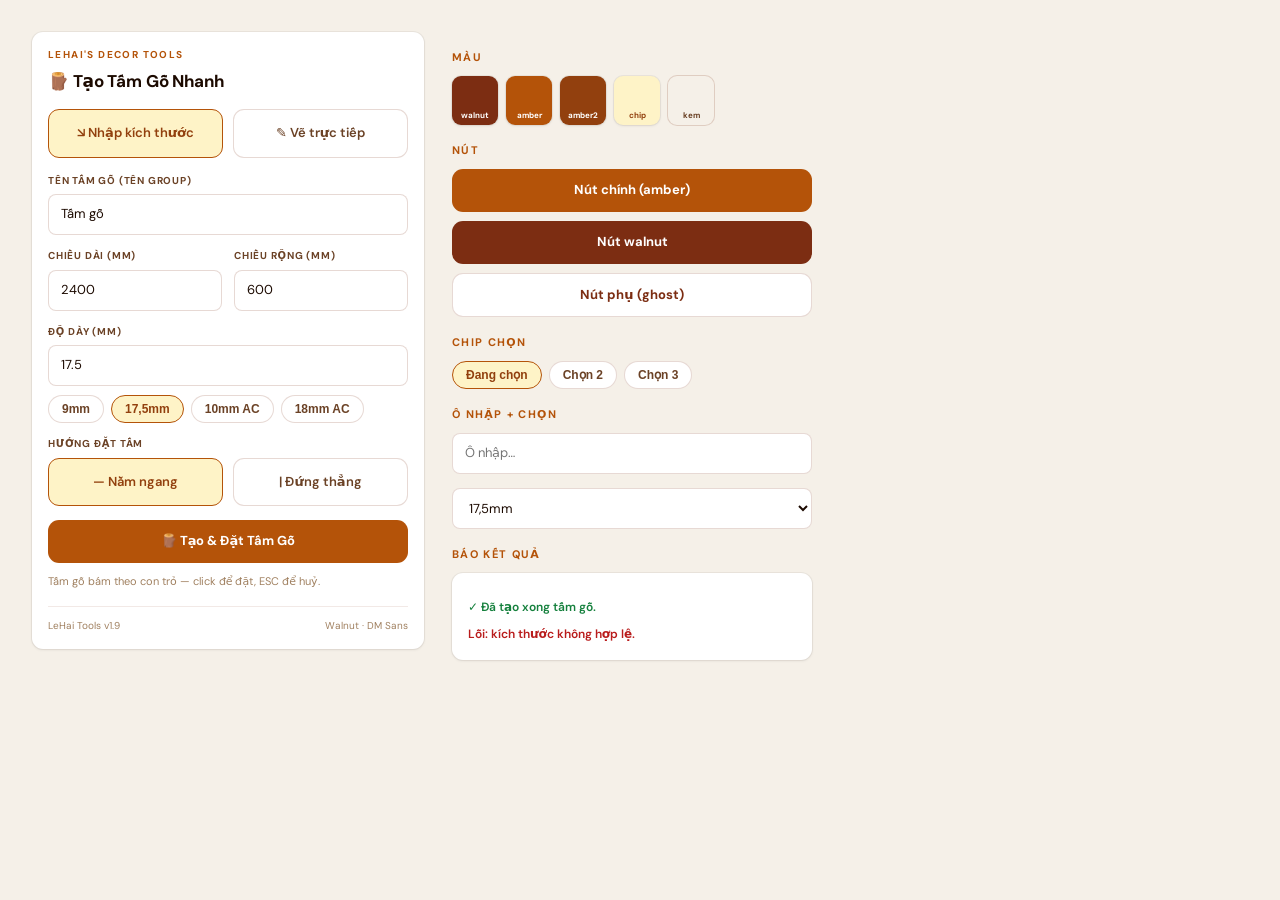
<file: LeHai_Tools/shared/_theme_preview.html>
<!DOCTYPE html>
<html lang="vi">
<head>
<meta charset="utf-8">
<meta name="viewport" content="width=device-width, initial-scale=1">
<title>LeHai Tools — Khung giao diện chuẩn</title>
<link rel="preconnect" href="https://fonts.googleapis.com">
<link href="https://fonts.googleapis.com/css2?family=DM+Sans:wght@400;500;600;700&display=swap" rel="stylesheet">
<link rel="stylesheet" href="./lehai_theme.css">
<style>
  /* chỉ dùng cho trang xem thử này, không phải của khung */
  body.lh { padding: 32px; display: flex; flex-wrap: wrap; gap: 28px; align-items: flex-start; }
  .demo-dialog { width: 360px; }
  .demo-gallery { width: 360px; }
  .swatch-row { display: flex; gap: 8px; margin-bottom: 10px; flex-wrap: wrap; }
  .sw { width: 46px; height: 46px; border-radius: 9px; box-shadow: var(--lh-shadow); display:flex; align-items:flex-end; justify-content:center; font-size:8px; font-weight:700; color:#fff; padding-bottom:3px; }
  h3.demo-h { font-size: 11px; font-weight:700; letter-spacing:.12em; text-transform:uppercase; color: var(--lh-amber); margin: 18px 0 10px; }
</style>
</head>
<body class="lh">

  <!-- ════ DIALOG MẪU (kiểu "Tạo Tấm Gỗ") ════ -->
  <div class="lh-dialog lh-card demo-dialog">
    <div class="lh-eyebrow">LeHai's Decor Tools</div>
    <h1 class="lh-title">🪵 Tạo Tấm Gỗ Nhanh</h1>

    <div class="lh-toggle" style="margin-bottom:16px">
      <div class="lh-opt is-active">↘ Nhập kích thước</div>
      <div class="lh-opt">✎ Vẽ trực tiếp</div>
    </div>

    <div class="lh-field">
      <label class="lh-label">Tên tấm gỗ (tên group)</label>
      <input class="lh-input" value="Tấm gỗ">
    </div>

    <div class="lh-row lh-field">
      <div>
        <label class="lh-label">Chiều dài (mm)</label>
        <input class="lh-input" value="2400">
      </div>
      <div>
        <label class="lh-label">Chiều rộng (mm)</label>
        <input class="lh-input" value="600">
      </div>
    </div>

    <div class="lh-field">
      <label class="lh-label">Độ dày (mm)</label>
      <input class="lh-input" value="17.5" style="margin-bottom:9px">
      <div class="lh-chips">
        <button class="lh-chip">9mm</button>
        <button class="lh-chip is-active">17,5mm</button>
        <button class="lh-chip">10mm AC</button>
        <button class="lh-chip">18mm AC</button>
      </div>
    </div>

    <div class="lh-field">
      <label class="lh-label">Hướng đặt tấm</label>
      <div class="lh-toggle">
        <div class="lh-opt is-active">— Nằm ngang</div>
        <div class="lh-opt">| Đứng thẳng</div>
      </div>
    </div>

    <button class="lh-btn lh-btn--primary">🪵 Tạo &amp; Đặt Tấm Gỗ</button>
    <div class="lh-hint">Tấm gỗ bám theo con trỏ — click để đặt, ESC để huỷ.</div>

    <div class="lh-foot">
      <span>LeHai Tools v1.9</span>
      <span>Walnut · DM Sans</span>
    </div>
  </div>

  <!-- ════ BẢNG THÀNH PHẦN (để copy) ════ -->
  <div class="demo-gallery">
    <h3 class="demo-h">Màu</h3>
    <div class="swatch-row">
      <div class="sw" style="background:#7c2d12">walnut</div>
      <div class="sw" style="background:#b45309">amber</div>
      <div class="sw" style="background:#92400e">amber2</div>
      <div class="sw" style="background:#fef3c7;color:#92400e">chip</div>
      <div class="sw" style="background:#f5f0e8;color:#6b4226;box-shadow:0 0 0 1px var(--lh-line)">kem</div>
    </div>

    <h3 class="demo-h">Nút</h3>
    <div style="display:flex;flex-direction:column;gap:9px;margin-bottom:6px">
      <button class="lh-btn lh-btn--primary">Nút chính (amber)</button>
      <button class="lh-btn lh-btn--walnut">Nút walnut</button>
      <button class="lh-btn lh-btn--ghost">Nút phụ (ghost)</button>
    </div>

    <h3 class="demo-h">Chip chọn</h3>
    <div class="lh-chips" style="margin-bottom:6px">
      <button class="lh-chip is-active">Đang chọn</button>
      <button class="lh-chip">Chọn 2</button>
      <button class="lh-chip">Chọn 3</button>
    </div>

    <h3 class="demo-h">Ô nhập + chọn</h3>
    <div class="lh-field"><input class="lh-input" placeholder="Ô nhập…"></div>
    <div class="lh-field">
      <select class="lh-select"><option>17,5mm</option><option>9mm</option></select>
    </div>

    <h3 class="demo-h">Báo kết quả</h3>
    <div class="lh-card">
      <div class="lh-status lh-status--ok">✓ Đã tạo xong tấm gỗ.</div>
      <div class="lh-status lh-status--bad">Lỗi: kích thước không hợp lệ.</div>
    </div>
  </div>

</body>
</html>
</file>
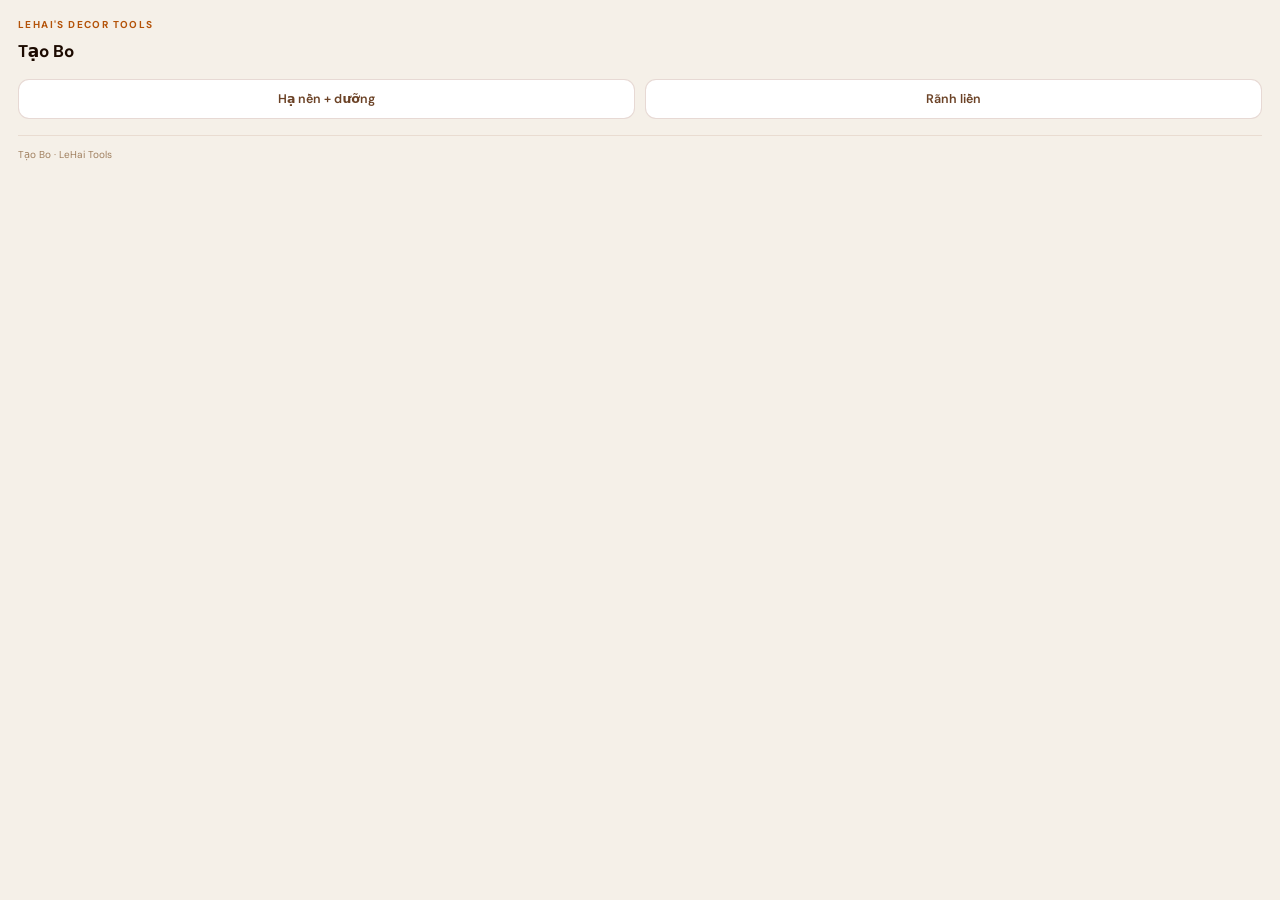
<file: LeHai_Tools/tao_bo/tao_bo.html>
<!doctype html>
<html lang="vi"><head><meta charset="utf-8">
<title>Tạo Bo</title>
<link rel="preconnect" href="https://fonts.googleapis.com">
<link href="https://fonts.googleapis.com/css2?family=DM+Sans:wght@400;500;600;700&display=swap" rel="stylesheet">
<link rel="stylesheet" href="../shared/lehai_theme.css">
<style>
  .cuc { display: flex; align-items: center; gap: 10px; }
  .cuc-ten { flex: 1; min-width: 0; }
  .cuc-ten b { display: block; font-size: 13.5px; word-break: break-word; }
  .cuc-ten span { font-size: 11.5px; color: var(--lh-ink-soft); }
  .cuc .lh-btn { width: auto; padding: 8px 12px; font-size: 12px; }
  .cho { padding: 14px; border-radius: var(--lh-radius); background: var(--lh-chip); color: var(--lh-amber-2); font-weight: 600; font-size: 12.5px; }
  .cho.tat { background: var(--lh-fill); color: var(--lh-ink-soft); font-weight: 500; }
  .tb { font-size: 12px; margin: 12px 0 0; padding: 9px 11px; border-radius: var(--lh-radius-sm); display: none; line-height: 1.5; }
  .tb--ok { display: block; background: rgba(21,128,61,.10); color: #15803d; }
  .tb--bad { display: block; background: rgba(185,28,28,.10); color: #b91c1c; }
  .tb--warn { display: block; background: rgba(230,160,0,.14); color: #a16207; }
  #oKieu { margin-bottom: 14px; }
  #oKieu .lh-opt { padding: 10px 8px; font-size: 12.5px; }
  .hinh { margin: 14px 0 4px; background: var(--lh-surface); border-radius: var(--lh-radius); box-shadow: var(--lh-shadow); padding: 10px 8px 4px; }
  .hinh svg { display: block; width: 100%; height: auto; }
  .hinh-chu { font-size: 10.5px; color: var(--lh-muted); text-align: center; padding: 2px 0 4px; }
  .khuc { margin-top: 14px; }
  .khuc-dau { display: flex; align-items: baseline; gap: 8px; margin-bottom: 8px; flex-wrap: wrap; }
  .khuc-dau b { font-size: 12.5px; }
  .khuc-dau span { font-size: 11.5px; color: var(--lh-ink-soft); }
  .o-dai { margin-top: 9px; }
  .o-dai .lh-label { margin-bottom: 4px; }
  .o-dai .lh-input { padding: 8px 10px; }
  .so-ranh { font-size: 12px; color: var(--lh-ink-soft); margin-top: 6px; }
  .so-ranh b { color: var(--lh-ink); }
  .so-ranh.canh { color: #a16207; }
  .lh-input.sai { border-color: #dc2626; }
  .ba { display: grid; grid-template-columns: 1fr 1fr 1fr; gap: 10px; margin-top: 12px; }
  .ba .lh-input { padding: 8px 10px; }
  .duong { display: flex; flex-wrap: wrap; gap: 6px; align-items: center; margin-top: 4px; }
  .duong .tag { display: inline-flex; align-items: center; gap: 4px; padding: 3px 4px 3px 10px; border-radius: 999px; background: var(--lh-fill); font-size: 12px; font-weight: 600; color: var(--lh-ink-soft); }
  .duong .tag a { cursor: pointer; padding: 0 5px; border-radius: 999px; color: var(--lh-muted); }
  .duong .tag a:hover { background: var(--lh-fill-2); color: var(--lh-walnut); }
  .duong input { width: 58px; padding: 5px 8px; }
  .duong .lh-chip { padding: 5px 11px; }
  #nutTao { margin-top: 16px; }
  #nutTao:disabled { opacity: .45; cursor: default; filter: none; }
</style>
</head>
<body class="lh">
<div class="lh-dialog">
  <div class="lh-eyebrow">LeHai's Decor Tools</div>
  <h1 class="lh-title">Tạo Bo</h1>

  <div class="lh-toggle" id="oKieu">
    <div class="lh-opt" data-k="ha_nen" onclick="doiKieu('ha_nen')">Hạ nền + dưỡng</div>
    <div class="lh-opt" data-k="ranh" onclick="doiKieu('ranh')">Rãnh liền</div>
  </div>

  <div id="oCuc"></div>
  <div id="oHinh"></div>
  <div id="oKhuc"></div>

  <div id="oChung" style="display:none">
    <hr class="lh-divider">
    <div class="lh-row">
      <div>
        <label class="lh-label">Độ dày ván (mm)</label>
        <input class="lh-input" id="day" inputmode="decimal" oninput="goChung()">
      </div>
      <div id="oLoiRa">
        <label class="lh-label">Lòi trên + dưới (mm)</label>
        <input class="lh-input" id="loiRa" inputmode="decimal">
      </div>
    </div>
    <div id="chungRL" class="ba">
      <div><label class="lh-label">Dao D (mm)</label><input class="lh-input" id="dao" inputmode="decimal" oninput="goChung()"></div>
      <div><label class="lh-label">Thịt chừa S</label><input class="lh-input" id="thit" inputmode="decimal" oninput="goChung()"></div>
      <div><label class="lh-label">Mở biên X</label><input class="lh-input" id="bien" inputmode="decimal" oninput="goChung()"></div>
    </div>
    <div class="lh-field" id="chungHN" style="margin-top:12px">
      <label class="lh-label">Dưỡng bo đã lưu</label>
      <div class="duong" id="oDuong"></div>
    </div>
    <button class="lh-btn lh-btn--primary" id="nutTao" onclick="tao()">Tạo tấm</button>
  </div>
  <div class="tb" id="tb"></div>

  <div class="lh-hint" id="goiY"></div>
  <div class="lh-foot"><span>Tạo Bo · LeHai Tools</span><span id="chan"></span></div>
</div>

<script>
  var D = { cuc: null, duong: [], day: 17.5, loi_ra: 3, dao: 6, thit: 5, bien: 3, dang_chon: false };
  var CHON = [];        // hạ nền — mỗi khúc: { kieu: 'cung' | 'duong' | 'tu', rong: mm khúc bo trên tấm phẳng }
  var BU = [];          // rãnh liền — mỗi khúc: mm cộng vào khúc bo (mặc định 0 = như NTT)
  var KIEU = 'ha_nen';
  var NHO = 'lehai.taobo.v1';
  function $(id) { return document.getElementById(id); }
  function so(x) { return (Math.round(x * 100) / 100).toString().replace('.', ','); }
  function doc(v) { var x = parseFloat(String(v).replace(',', '.')); return isFinite(x) ? x : NaN; }
  function esc(s) { return String(s).replace(/[&<>"]/g, function (c) { return { '&': '&amp;', '<': '&lt;', '>': '&gt;', '"': '&quot;' }[c]; }); }
  function nhoDoc() { try { return JSON.parse(localStorage.getItem(NHO) || '{}') || {}; } catch (e) { return {}; } }
  function nhoGhi(o) { try { var n = nhoDoc(); for (var k in o) n[k] = o[k]; localStorage.setItem(NHO, JSON.stringify(n)); } catch (e) {} }

  // ── Ruby gọi vào ──
  window.nhan = function (d) {
    var cuCuc = D.cuc;
    D = d;
    var nho = nhoDoc();
    if (!$('day').value) $('day').value = nho.day || d.day;
    if (!$('loiRa').value) $('loiRa').value = nho.loi_ra != null ? nho.loi_ra : d.loi_ra;
    if (!$('dao').value) $('dao').value = nho.dao || d.dao;
    if (!$('thit').value) $('thit').value = nho.thit != null ? nho.thit : d.thit;
    if (!$('bien').value) $('bien').value = nho.bien != null ? nho.bien : d.bien;
    if (nho.kieu === 'ranh' || nho.kieu === 'ha_nen') KIEU = nho.kieu;
    // cục mới (hoặc số khúc đổi) → về mặc định; cùng cục thì giữ lựa chọn đang có
    var cungCuc = cuCuc && d.cuc && cuCuc.ten === d.cuc.ten && cuCuc.vung && d.cuc.vung && cuCuc.vung.length === d.cuc.vung.length;
    if (!cungCuc) {
      CHON = (d.cuc && d.cuc.vung || []).map(macDinh);
      BU = (d.cuc && d.cuc.vung || []).map(function () { return 0; });
      xoaTB();
    }
    ve();
  };
  // Khúc bo khớp dưỡng đã lưu (R lệch ≤ 0,5 mm, góc 90° ± 1°) → tự chọn dưỡng đó; không khớp → bằng cung.
  // Khoa 08/10: R34 → dưỡng 54, R50 → dưỡng 81 (dưỡng uốn góc vuông).
  function duongKhop(v) {
    if (v.r == null || Math.abs(v.goc - 90) > 1) return null;
    for (var k = 0; k < D.duong.length; k++) if (D.duong[k].r != null && Math.abs(v.r - D.duong[k].r) <= 0.5) return D.duong[k];
    return null;
  }
  function macDinh(v) {
    var d = duongKhop(v);
    return d ? { kieu: 'duong', rong: d.dai, tu: true } : { kieu: 'cung', rong: v.s1 - v.s0 };
  }
  function tenDuong(d) { return 'Dưỡng ' + so(d.dai) + (d.r != null ? ' (R' + so(d.r) + ')' : ''); }
  window.dangChon = function (b) { D.dang_chon = b; veCuc(); };
  window.baoLoi = function (m) { thongBao('tb--bad', m); };
  window.baoXong = function (m) { thongBao('tb--ok', m); };
  function thongBao(lop, m) { var t = $('tb'); t.className = 'tb ' + lop; t.textContent = m; }
  function xoaTB() { $('tb').className = 'tb'; $('tb').textContent = ''; } // đổi số/đổi cục: dòng "đã tạo" cũ không còn đúng

  // Khúc bo trên tấm theo chiều dài từng khúc — CÙNG công thức toan.rb vung_theo_rong (Ruby tính lại lúc Tạo):
  // đoạn thẳng giữ nguyên, khúc bo dài theo số chọn, tổng tấm đổi theo.
  function xepKhuc(dais) {
    var ds = [], x = 0, cu = 0;
    D.cuc.vung.forEach(function (v, i) {
      x += v.s0 - cu;
      ds.push({ x0: x, x1: x + dais[i], cung: v.s1 - v.s0, loi: v.loi, goc: v.goc });
      x += dais[i]; cu = v.s1;
    });
    return { ds: ds, dai: x + (D.cuc.dai - cu) };
  }
  function tinhVung() {
    var loi = '';
    var dais = CHON.map(function (c, i) { if (!(c.rong > 0)) { loi = loi || 'Khúc ' + (i + 1) + ': chiều dài khúc bo phải lớn hơn 0.'; return 0; } return c.rong; });
    var t = xepKhuc(dais); t.loi = loi; return t;
  }
  // Rãnh liền — CÙNG công thức toan.rb ranh_lien (giống NTT, khớp 3 tấm đo 08/10): bước = D + S,
  // số rãnh = phần nguyên(khúc ÷ bước) + 1, căn giữa khúc, bảo vệ thò D + X mỗi đầu, rãnh lòi X ngoài mép.
  function thongSoRL() { return { d: doc($('dao').value), s: doc($('thit').value), x: doc($('bien').value), day: doc($('day').value) }; }
  function tinhRanh() {
    var p = thongSoRL(), loi = '';
    if (!(p.d >= 1 && p.d <= 30)) loi = 'Đường kính dao phải từ 1 tới 30 mm.';
    else if (!(p.day >= 1 && p.day <= 100)) loi = 'Độ dày phải từ 1 tới 100 mm.';
    else if (!(p.s >= 0 && p.s < p.day)) loi = 'Thịt chừa lại phải từ 0 tới dưới độ dày ván.';
    else if (!(p.x >= 0 && p.x <= 50)) loi = 'Mở rộng biên phải từ 0 tới 50 mm.';
    var dais = D.cuc.vung.map(function (v, i) { var b = isNaN(BU[i]) ? 0 : BU[i]; return v.s1 - v.s0 + b; });
    dais.forEach(function (w, i) { if (!loi && isNaN(BU[i])) loi = 'Khúc ' + (i + 1) + ': ô Bù không phải số.'; else if (!loi && !(w > 0)) loi = 'Khúc ' + (i + 1) + ': khúc bo sau khi bù phải dài hơn 0.'; });
    var t = xepKhuc(dais.map(function (w) { return Math.max(w, 0); }));
    var buoc = p.d + p.s;
    t.ds.forEach(function (c, i) {
      var lb = c.x1 - c.x0, n = Math.floor(lb / buoc + 1e-9) + 1, g = (c.x0 + c.x1) / 2;
      c.xs = []; for (var k = 0; k < n; k++) c.xs.push(g - (n - 1) * buoc / 2 + k * buoc);
      c.b0 = c.x0 - (p.d + p.x); c.b1 = c.x1 + (p.d + p.x);
      c.ho = p.d - (p.day - p.s / 2) * (c.goc * Math.PI / 180) / n;   // miệng rãnh còn hở khi gập đủ góc (cách A)
      if (loi || !isFinite(buoc)) return;
      if (c.xs[0] - p.d / 2 < -1e-6 || c.xs[n - 1] + p.d / 2 > t.dai + 1e-6) loi = 'Khúc ' + (i + 1) + ': rãnh lòi khỏi đầu tấm — đoạn thẳng hai bên khúc bo quá ngắn.';
      else if (c.ho <= 0) loi = 'Khúc ' + (i + 1) + ': rãnh sẽ khép kín trước khi uốn đủ góc. Tăng dao hoặc tăng thịt chừa.';
    });
    t.buoc = buoc; t.p = p; t.loi = loi; return t;
  }
  function tinh() { return KIEU === 'ranh' ? tinhRanh() : tinhVung(); }

  // ── Vẽ ──
  function ve() { veKieu(); veCuc(); veKhuc(); veHinh(); veDuong(); kiemTruoc(); }

  function veKieu() {
    document.querySelectorAll('#oKieu .lh-opt').forEach(function (o) { o.classList.toggle('is-active', o.dataset.k === KIEU); });
    var rl = KIEU === 'ranh';
    $('chungRL').style.display = rl ? '' : 'none';
    $('chungHN').style.display = rl ? 'none' : '';
    $('oLoiRa').style.visibility = rl ? 'hidden' : 'visible';   // rãnh liền: lòi = mở biên X
    $('goiY').innerHTML = rl
      ? 'Rãnh liền vẽ <b>giống NTT</b>: bước = dao + thịt, rãnh căn giữa khúc bo, một đường dao zíc-zắc liền + 2 nét bảo vệ. Ô <b>Bù</b> cộng/trừ vào khúc bo (mặc định 0). Mỗi lần Tạo là một bước Ctrl+Z.'
      : 'Đoạn thẳng hai đầu giữ nguyên. Khúc bo trên tấm phẳng dài đúng số chọn (bằng cung / dưỡng / tự nhập) và cũng chính là vùng hạ nền, nên tổng tấm đổi theo. Mỗi lần Tạo là một bước Ctrl+Z.';
    $('chan').textContent = rl ? 'tag NTT_RanhUonCong · NTT_RanhBaoVe' : 'tag NTT_SoiHaNen · ABF_hanenduong';
  }

  function veCuc() {
    var h = '';
    if (D.cuc) {
      var c = D.cuc;
      h += '<div class="cuc"><div class="cuc-ten"><b>' + esc(c.ten) + '</b><span>' +
        (c.ok ? 'Tấm trải phẳng ' + so(tinh().dai) + ' × ' + so(c.cao) + ' mm · ' + c.vung.length + ' khúc bo' : 'Không trải được') +
        '</span></div><button class="lh-btn lh-btn--ghost" onclick="sketchup.chon()">Chọn cục khác</button></div>';
      if (D.dang_chon) h += '<div class="cho" style="margin-top:10px">Đang chờ: click vào cục bo khác trong SketchUp (ESC để thôi).</div>';
      if (!c.ok) h += '<div class="tb tb--bad">' + esc(c.loi) + '</div>';
      else if (c.doan) h += '<div class="tb tb--warn">⚠ Khúc bo đã bị Explode — tool ĐOÁN khúc bo theo nét gãy. Soát lại số trước khi cắt.</div>';
    } else {
      h += D.dang_chon
        ? '<div class="cho">Rê chuột tới cục bo cong trong SketchUp rồi click.</div>'
        : '<div class="cho tat">Chưa chọn cục. <a href="#" onclick="sketchup.chon();return false">Bấm để chọn</a></div>';
    }
    $('oCuc').innerHTML = h;
    $('oChung').style.display = D.cuc && D.cuc.ok ? '' : 'none';
  }

  function dauKhuc(v, i, mat) {
    return '<div class="khuc-dau"><b>Khúc ' + (i + 1) + '</b><span>' +
      (v.r != null ? 'R' + so(v.r) + ' · ' + so(v.goc) + '° · ' : '') + 'cung ' + so(v.s1 - v.s0) + ' mm · ' +
      (v.loi ? mat + ' mặt áp cục' : mat + ' mặt NGOÀI (uốn ngược)') + '</span></div>';
  }

  function veKhuc() {
    if (!D.cuc || !D.cuc.ok) { $('oKhuc').innerHTML = ''; return; }
    var h = '';
    if (KIEU === 'ranh') {
      D.cuc.vung.forEach(function (v, i) {
        h += '<div class="khuc">' + dauKhuc(v, i, 'rãnh') +
          '<div class="o-dai"><label class="lh-label">Bù khúc bo (mm, + dài ra / − ngắn lại)</label>' +
          '<input class="lh-input" id="bu' + i + '" value="' + so(BU[i] || 0) + '" oninput="goBu(' + i + ')"></div>' +
          '<div class="so-ranh" id="soRanh' + i + '"></div></div>';
      });
      $('oKhuc').innerHTML = h;
      veSoRanh();
      return;
    }
    D.cuc.vung.forEach(function (v, i) {
      var c = CHON[i], cung = v.s1 - v.s0;
      h += '<div class="khuc">' + dauKhuc(v, i, 'hạ nền') + '<div class="lh-chips">';
      h += '<button class="lh-chip' + (c.kieu === 'cung' ? ' is-active' : '') + '" onclick="chonKieu(' + i + ',\'cung\')">Bằng cung ' + so(cung) + '</button>';
      D.duong.forEach(function (d, k) {
        h += '<button class="lh-chip' + (c.kieu === 'duong' && Math.abs(c.rong - d.dai) < 1e-6 ? ' is-active' : '') + '" onclick="chonDuong(' + i + ',' + k + ')">' + tenDuong(d) + '</button>';
      });
      h += '<button class="lh-chip' + (c.kieu === 'tu' ? ' is-active' : '') + '" onclick="chonKieu(' + i + ',\'tu\')">Tự nhập</button></div>';
      var khop = duongKhop(v);
      if (c.tu && khop && c.kieu === 'duong' && Math.abs(c.rong - khop.dai) < 1e-6)
        h += '<div class="lh-hint" style="margin-top:6px">Tự chọn ' + tenDuong(khop) + ' vì khúc này R' + so(v.r) + ' · ' + so(v.goc) + '°.</div>';
      h += '<div class="o-dai"><label class="lh-label">Dài khúc bo trên tấm = vùng hạ nền (mm)</label>' +
        '<input class="lh-input" id="rong' + i + '" value="' + so(c.rong) + '" oninput="goRong(' + i + ')"></div></div>';
    });
    $('oKhuc').innerHTML = h;
  }

  // dòng số rãnh dưới mỗi khúc (cập nhật khi gõ, không vẽ lại ô đang gõ)
  function veSoRanh() {
    if (KIEU !== 'ranh' || !D.cuc || !D.cuc.ok) return;
    var t = tinhRanh();
    t.ds.forEach(function (c, i) {
      var el = $('soRanh' + i); if (!el) return;
      if (!c.xs || !isFinite(t.buoc)) { el.textContent = ''; return; }
      el.className = 'so-ranh' + (c.ho < 1 ? ' canh' : '');
      el.innerHTML = 'Khúc bo trên tấm <b>' + so(c.x1 - c.x0) + '</b> · <b>' + c.xs.length + ' rãnh</b> bước ' + so(t.buoc) +
        ' · gập đủ góc miệng rãnh còn hở ≈ <b>' + so(c.ho) + '</b> / ' + so(t.p.d) + ' mm' + (c.ho < 1 && c.ho > 0 ? ' — sát kẹt, cân nhắc tăng dao' : '');
    });
  }

  function veDuong() {
    var h = D.duong.map(function (d, k) {
      return '<span class="tag">' + (d.r != null ? 'R' + so(d.r) + ' → ' : '') + so(d.dai) + '<a title="Bỏ dưỡng này" onclick="boDuong(' + k + ')">×</a></span>';
    }).join('');
    h += '<input class="lh-input" id="duongR" placeholder="R" inputmode="decimal"><input class="lh-input" id="duongMoi" placeholder="dài" inputmode="decimal">' +
      '<button class="lh-chip" onclick="themDuong()">+ Lưu dưỡng</button>';
    $('oDuong').innerHTML = h;
  }

  // Hình tấm trải phẳng: đúng tỉ lệ theo chiều dài, chiều cao vẽ cố định (không theo tỉ lệ)
  function veHinh() {
    if (!D.cuc || !D.cuc.ok) { $('oHinh').innerHTML = ''; return; }
    var rl = KIEU === 'ranh', t = tinh(), L = t.dai, W = 420, X0 = 12, K = (W - 2 * X0) / L, Y0 = 30, H = 84;
    if (!(L > 0)) { $('oHinh').innerHTML = ''; return; }
    var x = function (s) { return X0 + s * K; };
    var s = '<svg viewBox="0 0 ' + W + ' 190" font-family="DM Sans, Segoe UI, sans-serif">';
    s += '<rect x="' + X0 + '" y="' + Y0 + '" width="' + (W - 2 * X0) + '" height="' + H + '" fill="#fff" stroke="#7c2d12" stroke-width="1.5" rx="1.5"/>';
    t.ds.forEach(function (v) {
      var w = v.x1 - v.x0, khac = Math.abs(w - v.cung) > 0.005;
      if (rl && v.xs) {
        // khúc bo: nét đứt; rãnh: nét cam dọc lòi ra ngoài mép, nối zíc-zắc; bảo vệ: nét xanh trên + dưới
        s += '<rect x="' + x(v.x0) + '" y="' + Y0 + '" width="' + Math.max(1, w * K) + '" height="' + H + '" fill="rgba(210,140,70,.12)" stroke="#b45309" stroke-width=".8" stroke-dasharray="3 2"/>';
        var lo = Y0 + H + 5, hi = Y0 - 5, pts = [];
        v.xs.forEach(function (xc, k) { var a = k % 2 ? hi : lo, b = k % 2 ? lo : hi; pts.push(x(xc).toFixed(1) + ',' + a, x(xc).toFixed(1) + ',' + b); });
        s += '<polyline points="' + pts.join(' ') + '" fill="none" stroke="#d97706" stroke-width="1.2"' + (v.loi ? '' : ' stroke-dasharray="3 2"') + '/>';
        [hi, lo].forEach(function (y) { s += '<line x1="' + x(v.b0) + '" y1="' + y + '" x2="' + x(v.b1) + '" y2="' + y + '" stroke="#2563eb" stroke-width="1.6"/>'; });
        s += '<text x="' + (x(v.x0) + x(v.x1)) / 2 + '" y="' + (Y0 - 12) + '" font-size="10" fill="#7c2d12" text-anchor="middle">' + v.xs.length + ' rãnh' + (khac ? ' · cung ' + so(v.cung) : '') + '</text>';
        return;
      }
      s += '<rect x="' + x(v.x0) + '" y="' + (Y0 - 5) + '" width="' + Math.max(1, w * K) + '" height="' + (H + 10) + '" fill="rgba(210,140,70,.55)" stroke="#b45309" stroke-width="1"' + (v.loi ? '' : ' stroke-dasharray="3 2"') + '/>';
      s += '<text x="' + (x(v.x0) + x(v.x1)) / 2 + '" y="' + (Y0 + H / 2 + 4) + '" font-size="11" font-weight="700" fill="#92400e" text-anchor="middle">' + so(w) + '</text>';
      s += '<text x="' + (x(v.x0) + x(v.x1)) / 2 + '" y="' + (Y0 - 10) + '" font-size="10" fill="#7c2d12" text-anchor="middle">' + (khac ? 'khúc bo (cung ' + so(v.cung) + ')' : 'khúc bo') + '</text>';
    });
    // dãy kích thước dưới: mép → khúc bo → … → mép
    var moc = [0];
    t.ds.forEach(function (v) { moc.push(v.x0, v.x1); });
    moc.push(L);
    var yk = Y0 + H + 22;
    s += '<line x1="' + X0 + '" y1="' + yk + '" x2="' + (W - X0) + '" y2="' + yk + '" stroke="#a08060" stroke-width=".8"/>';
    moc.forEach(function (m) { s += '<line x1="' + x(m) + '" y1="' + (yk - 4) + '" x2="' + x(m) + '" y2="' + (yk + 4) + '" stroke="#a08060" stroke-width=".8"/>'; });
    for (var k = 0; k < moc.length - 1; k++) {
      var d = moc[k + 1] - moc[k];
      if (Math.abs(d) < 1e-6) continue;
      s += '<text x="' + (x(moc[k]) + x(moc[k + 1])) / 2 + '" y="' + (yk + (k % 2 ? 16 : -5)) + '" font-size="10" fill="#6b4226" text-anchor="middle">' + so(d) + '</text>';
    }
    s += '<text x="' + W / 2 + '" y="' + (yk + 34) + '" font-size="10.5" font-weight="700" fill="#1c0a00" text-anchor="middle">tổng ' + so(L) + ' × cao ' + so(D.cuc.cao) + '</text>';
    s += '</svg>';
    var chu = rl ? 'Nhìn từ mặt áp cục · cam = đường dao zíc-zắc (nét đứt = rãnh mặt ngoài) · xanh = nét bảo vệ · chiều cao không theo tỉ lệ'
                 : 'Nhìn từ mặt áp cục · cam = khúc bo = vùng hạ nền (viền đứt = hạ nền mặt ngoài) · chiều cao không theo tỉ lệ';
    $('oHinh').innerHTML = '<div class="hinh">' + s + '<div class="hinh-chu">' + chu + '</div></div>';
  }

  function kiemTruoc() {
    var ok = D.cuc && D.cuc.ok;
    if (ok) {
      var t = tinh();
      if (KIEU === 'ranh') {
        BU.forEach(function (b, i) { var r = $('bu' + i); if (r) r.classList.toggle('sai', isNaN(b)); });
        var p = thongSoRL();
        $('dao').classList.toggle('sai', !(p.d >= 1 && p.d <= 30));
        $('thit').classList.toggle('sai', !(p.s >= 0 && p.s < p.day));
        $('bien').classList.toggle('sai', !(p.x >= 0 && p.x <= 50));
      } else {
        CHON.forEach(function (c, i) { var r = $('rong' + i); if (r) r.classList.toggle('sai', !(c.rong > 0)); });
      }
      if (t.loi) { thongBao('tb--bad', t.loi); ok = false; }
      else if ($('tb').className.indexOf('tb--bad') >= 0) xoaTB();
    }
    $('nutTao').disabled = !ok;
  }

  // ── Người dùng thao tác ──
  window.doiKieu = function (k) { if (k === KIEU) return; KIEU = k; nhoGhi({ kieu: k }); xoaTB(); ve(); };
  window.goChung = function () { xoaTB(); veCuc(); veSoRanh(); veHinh(); kiemTruoc(); };
  window.goBu = function (i) {
    xoaTB();
    var s = $('bu' + i).value.trim();
    BU[i] = s === '' ? 0 : doc(s);
    veCuc(); veSoRanh(); veHinh(); kiemTruoc();
  };
  window.chonKieu = function (i, k) {
    xoaTB();
    var v = D.cuc.vung[i];
    CHON[i].kieu = k; CHON[i].tu = false;
    if (k === 'cung') CHON[i].rong = v.s1 - v.s0;
    ve();
    if (k === 'tu') { var r = $('rong' + i); r.focus(); r.select(); }
  };
  window.chonDuong = function (i, k) { xoaTB(); CHON[i] = { kieu: 'duong', rong: D.duong[k].dai }; ve(); };
  // gõ tay: số trùng cung/dưỡng thì sáng chip đó, còn lại là "Tự nhập"; không vẽ lại ô đang gõ (giữ con trỏ)
  window.goRong = function (i) {
    xoaTB();
    var x = doc($('rong' + i).value), v = D.cuc.vung[i];
    CHON[i].rong = x;
    CHON[i].kieu = Math.abs(x - (v.s1 - v.s0)) < 0.005 ? 'cung' : (D.duong.some(function (d) { return Math.abs(x - d.dai) < 1e-6; }) ? 'duong' : 'tu');
    CHON[i].tu = false;
    var chips = document.querySelectorAll('#oKhuc .khuc')[i].querySelectorAll('.lh-chip');
    chips.forEach(function (b, k) {
      var on = k === 0 ? CHON[i].kieu === 'cung' : (k === chips.length - 1 ? CHON[i].kieu === 'tu' : CHON[i].kieu === 'duong' && Math.abs(x - D.duong[k - 1].dai) < 1e-6);
      b.classList.toggle('is-active', on);
    });
    veCuc(); veHinh(); kiemTruoc();
  };

  window.themDuong = function () {
    var x = doc($('duongMoi').value), rs = $('duongR').value.trim(), r = rs === '' ? null : doc(rs);
    if (!(x > 0)) { thongBao('tb--bad', 'Nhập dài khúc bo của dưỡng (mm) rồi bấm Lưu. Ô R để trống nếu dưỡng không gắn bán kính.'); return; }
    if (r !== null && !(r > 0)) { thongBao('tb--bad', 'Ô R phải là số mm lớn hơn 0 (hoặc để trống).'); return; }
    sketchup.luu_duong(JSON.stringify(D.duong.concat([{ r: r, dai: x }])));
  };
  window.boDuong = function (k) {
    var ds = D.duong.slice(); ds.splice(k, 1);
    sketchup.luu_duong(JSON.stringify(ds));
  };

  window.tao = function () {
    var day = doc($('day').value);
    xoaTB();
    if (KIEU === 'ranh') {
      var p = thongSoRL();
      nhoGhi({ day: day, dao: p.d, thit: p.s, bien: p.x });
      sketchup.tao(JSON.stringify({ kieu: 'ranh', day: day, dao: p.d, thit: p.s, bien: p.x, bu: BU.map(function (b) { return isNaN(b) ? 0 : b; }) }));
      return;
    }
    var loi = doc($('loiRa').value);
    nhoGhi({ day: day, loi_ra: loi });
    sketchup.tao(JSON.stringify({ kieu: 'ha_nen', day: day, loi_ra: loi, rong: CHON.map(function (c) { return c.rong; }) }));
  };

  sketchup.ready();
</script>
</body>
</html>
</file>
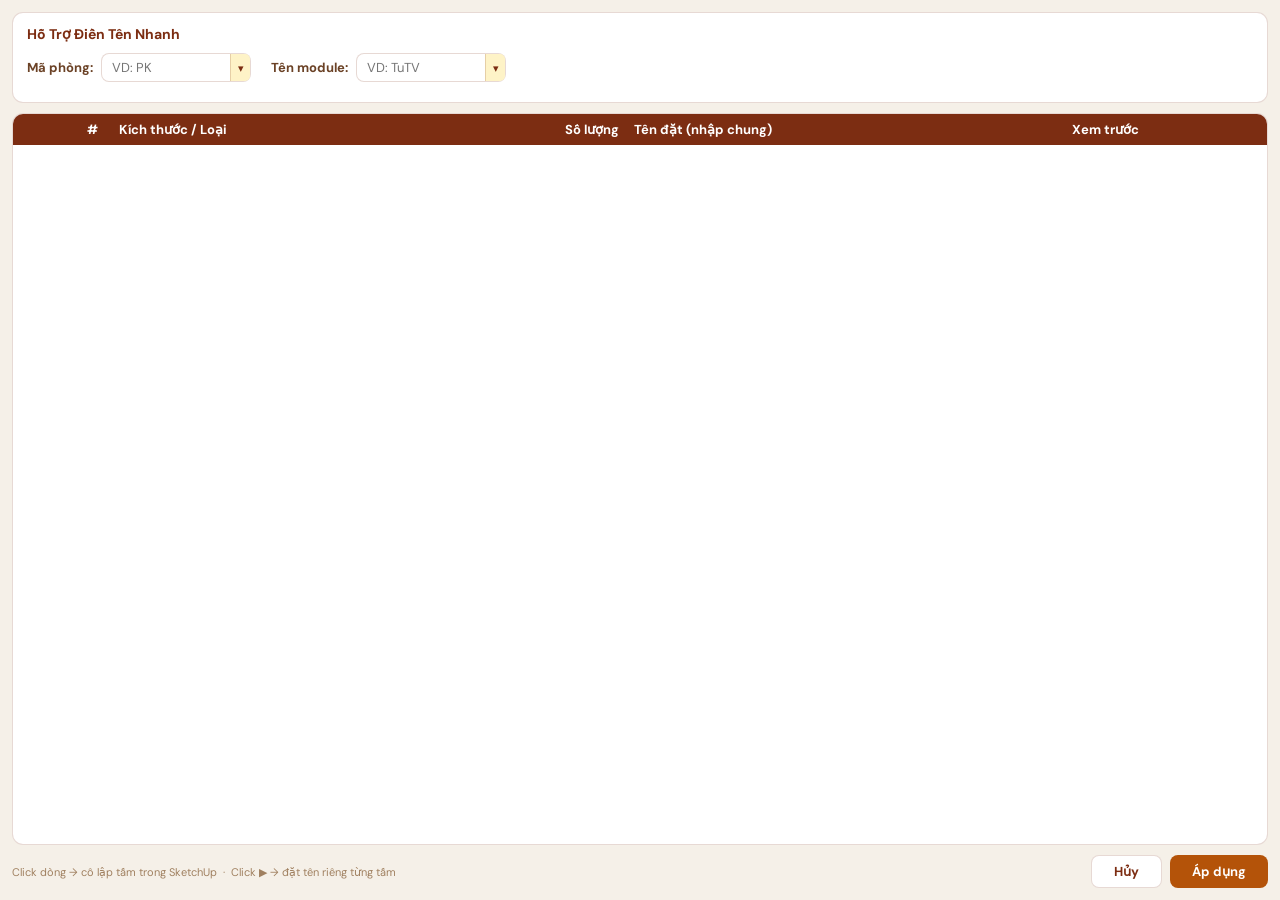
<file: LeHai_Tools/dien_ten/ui/dialog.html>
<!DOCTYPE html>
<html lang="vi">
<head>
  <meta charset="UTF-8">
  <link href="https://fonts.googleapis.com/css2?family=DM+Sans:wght@400;500;600;700&display=swap" rel="stylesheet">
  <style>
    /* Theme LeHai (kem + walnut + amber) — đồng bộ shared/lehai_theme.css */
    :root{
      --lh-bg:#f5f0e8; --lh-surface:#ffffff; --lh-ink:#1c0a00; --lh-ink-soft:#6b4226;
      --lh-muted:#a08060; --lh-walnut:#7c2d12; --lh-amber:#b45309; --lh-amber-2:#92400e;
      --lh-chip:#fef3c7; --lh-fill:rgba(124,45,18,.08); --lh-line:rgba(124,45,18,.18);
      --lh-line-2:rgba(124,45,18,.10);
    }
    * { box-sizing: border-box; margin: 0; padding: 0; font-family: 'DM Sans', 'Segoe UI', Arial, sans-serif; font-size: 13px; }
    body { background: var(--lh-bg); color: var(--lh-ink); padding: 12px; display: flex; flex-direction: column; height: 100vh; }

    /* ── Header ── */
    .header {
      background: var(--lh-surface); border: 1.5px solid var(--lh-line);
      border-radius: 11px; padding: 12px 14px; margin-bottom: 10px; flex-shrink: 0;
    }
    .header h2 { font-size: 14px; font-weight: bold; color: var(--lh-walnut); margin-bottom: 10px; }
    .header-row { display: flex; gap: 20px; align-items: center; flex-wrap: wrap; }
    .field { display: flex; align-items: center; gap: 8px; }
    .field label { font-weight: bold; color: var(--lh-ink-soft); white-space: nowrap; }
    .field input {
      border: 1.5px solid var(--lh-line); border-radius: 8px;
      padding: 5px 10px; width: 130px; font-size: 13px; color: var(--lh-ink);
    }
    .field input:focus { outline: none; border-color: var(--lh-amber); box-shadow: 0 0 0 3px rgba(180,83,9,.15); }
    .summary { margin-top: 8px; font-size: 12px; color: var(--lh-muted); display: flex; gap: 16px; align-items: center; }
    .badge-done { color: #15803d; font-weight: bold; }
    .badge-todo { color: #b91c1c; font-weight: bold; }

    /* ── Table wrapper ── */
    .table-wrap {
      background: var(--lh-surface); border: 1.5px solid var(--lh-line);
      border-radius: 11px; overflow: hidden;
      flex: 1; display: flex; flex-direction: column; min-height: 0;
    }

    /* 7 cols: [expand 20px] [dot 28px] [# 24px] [label 1fr] [count 68px] [input 1fr] [preview 185px] */
    .table-head {
      display: grid;
      grid-template-columns: 20px 28px 24px 1fr 68px 1fr 185px;
      background: var(--lh-walnut); color: #fff; font-weight: bold;
      padding: 7px 10px; gap: 8px; flex-shrink: 0; font-size: 12px;
    }
    .table-body { overflow-y: auto; flex: 1; }

    /* ── Parent rows ── */
    .table-row {
      display: grid;
      grid-template-columns: 20px 28px 24px 1fr 68px 1fr 185px;
      padding: 6px 10px; gap: 8px; align-items: center;
      border-bottom: 1px solid var(--lh-line-2);
      cursor: pointer;
      border-left: 3px solid transparent;
      transition: background 0.1s;
    }
    .table-row.even { background: rgba(124,45,18,.03); }
    .table-row:hover { background: var(--lh-chip); }
    .table-row.active { background: var(--lh-chip) !important; border-left: 3px solid var(--lh-amber); }

    .expand-cell { display: flex; align-items: center; justify-content: center; }
    .expand-icon {
      font-size: 9px; color: var(--lh-walnut); cursor: pointer;
      padding: 3px 4px; border-radius: 3px; user-select: none;
      display: inline-block; transition: transform 0.15s;
    }
    .expand-icon:hover { background: var(--lh-chip); }
    .expand-icon.expanded { transform: rotate(90deg); }

    /* ── Sub-rows ── */
    .sub-rows { display: none; background: var(--lh-fill); border-bottom: 2px solid var(--lh-line); }

    .sub-row {
      display: grid;
      grid-template-columns: 20px 28px 24px 1fr 68px 1fr 185px;
      padding: 5px 10px; gap: 8px; align-items: center;
      border-bottom: 1px solid var(--lh-line-2);
      cursor: pointer;
      border-left: 3px solid transparent;
    }
    .sub-row:hover { background: var(--lh-chip); }
    .sub-row.active { background: var(--lh-chip) !important; border-left: 3px solid var(--lh-amber); }
    .sub-row input {
      border: 1.5px solid var(--lh-line); border-radius: 6px;
      padding: 3px 6px; width: 100%; font-size: 12px; color: var(--lh-ink);
    }
    .sub-row input:focus { outline: none; border-color: var(--lh-amber); box-shadow: 0 0 0 3px rgba(180,83,9,.15); }

    .sub-indent {
      border-left: 2px solid var(--lh-line);
      align-self: stretch;
      margin-left: 8px;
    }

    /* ── Shared elements ── */
    .dot { width: 10px; height: 10px; border-radius: 50%; margin: auto; background: var(--lh-line); }
    .dot.named   { background: #16a34a; }
    .dot.unnamed { background: #dc2626; }

    .num      { color: var(--lh-muted); text-align: center; font-size: 12px; }
    .def-name { color: var(--lh-ink-soft); overflow: hidden; text-overflow: ellipsis; white-space: nowrap; font-size: 12px; }
    .existing-name { font-size: 10px; color: var(--lh-amber-2); margin-top: 2px; white-space: nowrap; overflow: hidden; text-overflow: ellipsis; }
    .count-badge {
      display: inline-block; background: var(--lh-chip); color: var(--lh-amber-2);
      border-radius: 10px; padding: 2px 7px; font-size: 11px; font-weight: bold; text-align: center;
    }

    .table-row input {
      border: 1.5px solid var(--lh-line); border-radius: 6px;
      padding: 4px 7px; width: 100%; font-size: 13px; color: var(--lh-ink);
    }
    .table-row input:focus { outline: none; border-color: var(--lh-amber); box-shadow: 0 0 0 3px rgba(180,83,9,.15); }

    .preview-list { font-size: 11px; color: #15803d; line-height: 1.6; }
    .preview-list.empty { color: var(--lh-muted); font-style: italic; }

    /* ── Footer ── */
    .footer {
      display: flex; justify-content: space-between; align-items: center;
      margin-top: 10px; flex-shrink: 0;
    }
    .footer-hint { font-size: 11px; color: var(--lh-muted); }
    .btn-group { display: flex; gap: 8px; }
    .btn { padding: 7px 22px; border: none; border-radius: 8px; cursor: pointer; font-size: 13px; font-weight: bold; }
    .btn-cancel { background: var(--lh-surface); color: var(--lh-walnut); border: 1.5px solid var(--lh-line); }
    .btn-cancel:hover { border-color: var(--lh-amber); color: var(--lh-amber); }
    .btn-apply  { background: var(--lh-amber); color: #fff; }
    .btn-apply:hover  { filter: brightness(1.06); }

    /* thanh cuộn + bôi đen đồng bộ theme */
    ::-webkit-scrollbar { width: 10px; height: 10px; }
    ::-webkit-scrollbar-track { background: transparent; }
    ::-webkit-scrollbar-thumb { background: rgba(124,45,18,.25); border-radius: 999px;
      border: 2px solid transparent; background-clip: padding-box; }
    ::-webkit-scrollbar-thumb:hover { background: rgba(124,45,18,.45);
      border: 2px solid transparent; background-clip: padding-box; }
    ::selection { background: var(--lh-chip); color: var(--lh-walnut); }

    /* Dropdown bấm-là-sổ-hết */
    .combo-wrap { position: relative; display: block; }
    .field .combo-wrap { width: 150px; }
    .combo-wrap input { width: 100%; box-sizing: border-box; padding-right: 24px; }
    .combo-btn {
      position: absolute; right: 1px; top: 1px; bottom: 1px; width: 20px;
      display: flex; align-items: center; justify-content: center;
      cursor: pointer; color: var(--lh-walnut); font-size: 11px;
      border-left: 1px solid var(--lh-line); border-radius: 0 5px 5px 0;
      background: var(--lh-chip); user-select: none;
    }
    .combo-btn:hover { background: var(--lh-walnut); color: #fff; }
    #combo-pop {
      position: fixed; z-index: 9999; display: none;
      background: #fff; border: 1.5px solid var(--lh-line);
      border-radius: 8px; box-shadow: 0 6px 18px rgba(28,10,0,.18);
      max-height: 240px; overflow-y: auto; padding: 4px;
    }
    #combo-pop .combo-opt {
      padding: 6px 10px; font-size: 12.5px; color: var(--lh-ink);
      border-radius: 5px; cursor: pointer; white-space: nowrap;
    }
    #combo-pop .combo-opt:hover { background: var(--lh-chip); color: var(--lh-walnut); }
    #combo-pop .combo-empty { padding: 8px 10px; font-size: 11.5px; color: var(--lh-muted); font-style: italic; }
  </style>
</head>
<body>
  <!-- Panel dropdown bấm-là-sổ-hết (đặt cố định, nổi trên cùng) -->
  <div id="combo-pop"></div>

  <div class="header">
    <h2>Hỗ Trợ Điền Tên Nhanh</h2>
    <div class="header-row">
      <div class="field">
        <label>Mã phòng:</label>
        <div class="combo-wrap">
          <input type="text" id="room" placeholder="VD: PK" oninput="updateAllPreviews()">
          <span class="combo-btn" onclick="openCombo('room','room',this)" title="Chọn từ danh sách">▾</span>
        </div>
      </div>
      <div class="field">
        <label>Tên module:</label>
        <div class="combo-wrap">
          <input type="text" id="mod" placeholder="VD: TuTV" oninput="updateAllPreviews()">
          <span class="combo-btn" onclick="openCombo('mod','mod',this)" title="Chọn từ danh sách">▾</span>
        </div>
      </div>
    </div>
    <div class="summary">
      <span id="sumTotal"></span>
      <span class="badge-done" id="sumDone"></span>
      <span class="badge-todo" id="sumTodo"></span>
    </div>
  </div>

  <div class="table-wrap">
    <div class="table-head">
      <div></div>
      <div></div>
      <div>#</div>
      <div>Kích thước / Loại</div>
      <div style="text-align:center">Số lượng</div>
      <div>Tên đặt (nhập chung)</div>
      <div>Xem trước</div>
    </div>
    <div class="table-body" id="tableBody"></div>
  </div>

  <div class="footer">
    <div class="footer-hint">Click dòng → cô lập tấm trong SketchUp &nbsp;·&nbsp; Click ▶ → đặt tên riêng từng tấm</div>
    <div class="btn-group">
      <button class="btn btn-cancel" onclick="cancel()">Hủy</button>
      <button class="btn btn-apply"  onclick="applyNames()">Áp dụng</button>
    </div>
  </div>

  <script>
    var groups      = [];
    var activeIndex = -1;

    window.onload = function () { sketchup.ready(); };

    // ── Gợi ý giá trị đã dùng ────────────────────────────────────────
    // Ruby gọi setSuggestions({room:[...], mod:[...], base:[...]}) khi mở.
    var SUGG = { room: [], mod: [], base: [] };
    function setSuggestions(sug) {
      SUGG = sug || SUGG;
    }

    // ── Dropdown bấm-là-sổ-hết ───────────────────────────────────────
    var comboTarget = null;
    function openCombo(inputId, field, btn) {
      var pop  = document.getElementById('combo-pop');
      var list = SUGG[field] || [];
      comboTarget = inputId;
      if (!list.length) {
        pop.innerHTML = '<div class="combo-empty">Chưa có mục nào — cứ gõ vào ô để thêm</div>';
      } else {
        pop.innerHTML = list.map(function (v) {
          return '<div class="combo-opt" data-val="' + esc(v) + '">' + esc(v) + '</div>';
        }).join('');
      }
      var r = btn.getBoundingClientRect();
      var w = 200;
      pop.style.width = w + 'px';
      pop.style.left  = Math.max(6, Math.min(r.right - w, window.innerWidth - w - 6)) + 'px';
      pop.style.top   = (r.bottom + 3) + 'px';
      pop.style.display = 'block';
    }
    function pickCombo(v) {
      var el = document.getElementById(comboTarget);
      if (el) {
        el.value = v;
        if (comboTarget === 'room' || comboTarget === 'mod') {
          updateAllPreviews();
        } else {
          fillGroup(parseInt(comboTarget.slice(1), 10));
        }
      }
      document.getElementById('combo-pop').style.display = 'none';
    }
    document.addEventListener('click', function (ev) {
      var t = ev.target;
      if (t && t.className === 'combo-btn') return;                       // đang mở
      if (t && t.className === 'combo-opt') { pickCombo(t.getAttribute('data-val')); return; }
      var p = document.getElementById('combo-pop');
      if (p) p.style.display = 'none';
    });
    // Thu các giá trị vừa nhập để Ruby nhớ cho lần sau.
    function collectUsed() {
      var bases = {};
      groups.forEach(function (g, i) {
        var main = document.getElementById('n' + i);
        if (main && main.value.trim()) bases[main.value.trim()] = 1;
        g.instances.forEach(function (_, k) {
          var el = document.getElementById('sn' + i + '_' + k);
          if (el && el.value.trim()) bases[el.value.trim()] = 1;
        });
      });
      return {
        room:  document.getElementById('room').value.trim(),
        mod:   document.getElementById('mod').value.trim(),
        bases: Object.keys(bases)
      };
    }

    // ─── Build UI ──────────────────────────────────────────────────────────────

    function loadGroups(data) {
      groups = data;
      var body = document.getElementById('tableBody');
      body.innerHTML = '';
      data.forEach(function (g, i) {
        body.appendChild(createParentRow(g, i));
        body.appendChild(createSubRowsContainer(g, i));
      });
      updateSummary();
    }

    function createParentRow(g, i) {
      var existingNames = g.instances
        .map(function (inst) { return inst.current; })
        .filter(function (n) { return n && n.length > 0; });
      var uniqueExisting = existingNames.filter(function (n, idx, arr) { return arr.indexOf(n) === idx; });
      var existingNote = uniqueExisting.length > 0
        ? '<div class="existing-name">Đã có: ' + uniqueExisting.map(esc).join(', ') + '</div>'
        : '';
      var hasMultiple = g.instances.length > 1;

      var row = document.createElement('div');
      row.className = 'table-row' + (i % 2 === 1 ? ' even' : '');
      row.id        = 'row' + i;
      row.onclick   = function () { selectRow(i); };
      row.innerHTML =
        '<div class="expand-cell">' +
          (hasMultiple
            ? '<span class="expand-icon" id="expand' + i + '" onclick="event.stopPropagation();toggleExpand(' + i + ')">&#9654;</span>'
            : '') +
        '</div>' +
        '<div><span class="dot ' + (uniqueExisting.length > 0 ? 'named' : 'unnamed') + '" id="dot' + i + '"></span></div>' +
        '<div class="num">' + (i + 1) + '</div>' +
        '<div class="def-name" title="' + esc(g.defName) + '">' + esc(g.defName) + existingNote + '</div>' +
        '<div style="text-align:center"><span class="count-badge">' + g.instances.length + '</span></div>' +
        '<div><div class="combo-wrap"><input type="text" id="n' + i + '" placeholder="Nhập chung →"' +
          ' oninput="fillGroup(' + i + ')"' +
          ' onclick="event.stopPropagation()">' +
          '<span class="combo-btn" onclick="event.stopPropagation();openCombo(\'n' + i + '\',\'base\',this)" title="Chọn bộ phận">&#9662;</span>' +
          '</div></div>' +
        '<div class="preview-list empty" id="p' + i + '">&#8211;</div>';
      return row;
    }

    function createSubRowsContainer(g, i) {
      var container = document.createElement('div');
      container.className = 'sub-rows';
      container.id        = 'sub' + i;

      g.instances.forEach(function (inst, k) {
        var existing = inst.current || '';
        var letter   = k < 26 ? String.fromCharCode(97 + k) : String(k + 1);

        var subRow = document.createElement('div');
        subRow.className = 'sub-row';
        subRow.id        = 'subrow' + i + '_' + k;
        subRow.onclick   = function (e) {
          e.stopPropagation();
          setActiveSubRow(i, k);
          sketchup.highlight_instance(String(inst.id));
        };
        subRow.innerHTML =
          '<div class="sub-indent"></div>' +
          '<div><span class="dot ' + (existing ? 'named' : 'unnamed') + '" id="subdot' + i + '_' + k + '"></span></div>' +
          '<div class="num">' + letter + '</div>' +
          '<div class="def-name" style="font-size:11px;color:#888">' +
            (existing ? esc(existing) : '<em style="color:#bbb">ch&#432;a c&#243; t&#234;n</em>') + '</div>' +
          '<div></div>' +
          '<div><input type="text" id="sn' + i + '_' + k + '" placeholder="T&#234;n ri&#234;ng"' +
            ' oninput="onSubInput(' + i + ',' + k + ')"' +
            ' onclick="event.stopPropagation()"></div>' +
          '<div class="preview-list empty" id="sp' + i + '_' + k + '">&#8211;</div>';
        container.appendChild(subRow);
      });

      return container;
    }

    // ─── Expand / collapse ─────────────────────────────────────────────────────

    function toggleExpand(i) {
      var sub  = document.getElementById('sub' + i);
      var icon = document.getElementById('expand' + i);
      if (!sub) return;
      var opening = sub.style.display === 'none' || sub.style.display === '';
      sub.style.display = opening ? 'block' : 'none';
      if (icon) {
        if (opening) { icon.classList.add('expanded'); }
        else         { icon.classList.remove('expanded'); }
      }
    }

    // ─── Input handlers ────────────────────────────────────────────────────────

    function fillGroup(i) {
      var base = document.getElementById('n' + i).value.trim();
      var g    = groups[i];
      g.instances.forEach(function (inst, k) {
        var suffix   = g.instances.length === 1 ? '' : String(k + 1);
        var subInput = document.getElementById('sn' + i + '_' + k);
        if (subInput) {
          subInput.value = base ? (base + suffix) : '';
          updateSubPreview(i, k);
          updateSubDot(i, k);
        }
      });
      updateParentPreview(i);
      updateDot(i);
      updateSummary();
    }

    function onSubInput(i, k) {
      updateSubPreview(i, k);
      updateSubDot(i, k);
      updateParentPreview(i);
      updateDot(i);
      updateSummary();
    }

    // ─── Preview & dot updates ─────────────────────────────────────────────────

    function updateSubPreview(i, k) {
      var input = document.getElementById('sn' + i + '_' + k);
      var el    = document.getElementById('sp' + i + '_' + k);
      if (!input || !el) return;
      var val = input.value.trim();
      if (!val) { el.innerHTML = '&#8211;'; el.className = 'preview-list empty'; return; }
      el.innerHTML = esc(buildName(val, ''));
      el.className = 'preview-list';
    }

    function updateSubDot(i, k) {
      var input = document.getElementById('sn' + i + '_' + k);
      var dot   = document.getElementById('subdot' + i + '_' + k);
      if (!input || !dot) return;
      var has = input.value.trim().length > 0 || ((groups[i].instances[k].current || '').length > 0);
      dot.className = 'dot ' + (has ? 'named' : 'unnamed');
    }

    function updateParentPreview(i) {
      var g  = groups[i];
      var el = document.getElementById('p' + i);
      var lines = [];
      g.instances.forEach(function (inst, k) {
        var sub = document.getElementById('sn' + i + '_' + k);
        var val = sub ? sub.value.trim() : '';
        if (val) lines.push(buildName(val, ''));
      });
      if (lines.length === 0) { el.innerHTML = '&#8211;'; el.className = 'preview-list empty'; return; }
      el.innerHTML = lines.map(esc).join('<br>');
      el.className = 'preview-list';
    }

    function updateDot(i) {
      var dot = document.getElementById('dot' + i);
      if (!dot) return;
      var any = groups[i].instances.some(function (inst, k) {
        var sub = document.getElementById('sn' + i + '_' + k);
        return (sub && sub.value.trim().length > 0) || ((inst.current || '').length > 0);
      });
      dot.className = 'dot ' + (any ? 'named' : 'unnamed');
    }

    function updateAllPreviews() {
      groups.forEach(function (g, i) {
        g.instances.forEach(function (_, k) { updateSubPreview(i, k); });
        updateParentPreview(i);
        updateDot(i);
      });
    }

    // ─── Selection / highlight ─────────────────────────────────────────────────

    function selectRow(i) {
      clearAllActive();
      activeIndex = i;
      var row = document.getElementById('row' + i);
      if (row) { row.classList.add('active'); row.scrollIntoView({ block: 'nearest', behavior: 'smooth' }); }
      sketchup.highlight(groups[i].defId);
    }

    function setActiveSubRow(i, k) {
      clearAllActive();
      activeIndex = i;
      var parent = document.getElementById('row' + i);
      if (parent) parent.classList.add('active');
      var sub = document.getElementById('subrow' + i + '_' + k);
      if (sub) { sub.classList.add('active'); sub.scrollIntoView({ block: 'nearest', behavior: 'smooth' }); }
    }

    // Gọi từ SketchUp (SelectionObserver) khi user click trong viewport
    function highlightRow(i) {
      clearAllActive();
      activeIndex = i;
      var row = document.getElementById('row' + i);
      if (!row) return;
      row.classList.add('active');
      row.scrollIntoView({ block: 'nearest', behavior: 'smooth' });
    }

    function clearAllActive() {
      if (activeIndex >= 0) {
        var old = document.getElementById('row' + activeIndex);
        if (old) old.classList.remove('active');
        if (groups[activeIndex]) {
          groups[activeIndex].instances.forEach(function (_, k) {
            var sr = document.getElementById('subrow' + activeIndex + '_' + k);
            if (sr) sr.classList.remove('active');
          });
        }
      }
    }

    // ─── Summary counter ───────────────────────────────────────────────────────

    function isRowDone(i) {
      return groups[i].instances.some(function (inst, k) {
        var sub = document.getElementById('sn' + i + '_' + k);
        return (sub && sub.value.trim().length > 0) || ((inst.current || '').length > 0);
      });
    }

    function updateSummary() {
      var done  = 0;
      groups.forEach(function (_, i) { if (isRowDone(i)) done++; });
      var todo  = groups.length - done;
      var total = groups.length;
      document.getElementById('sumTotal').textContent = 'Tìm thấy ' + total + ' loại —';
      document.getElementById('sumDone').textContent  = done + ' đã đặt tên';
      document.getElementById('sumTodo').textContent  = todo > 0 ? todo + ' chưa đặt tên' : '';
    }


    // ─── Apply / cancel ────────────────────────────────────────────────────────

    function applyNames() {
      var result = [];
      groups.forEach(function (g, i) {
        g.instances.forEach(function (inst, k) {
          var sub = document.getElementById('sn' + i + '_' + k);
          if (!sub) return;
          var val = sub.value.trim();
          if (!val) return;
          result.push({ id: inst.id, name: buildName(val, '') });
        });
      });
      if (typeof sketchup.save_suggestions === 'function') {
        sketchup.save_suggestions(JSON.stringify(collectUsed()));
      }
      sketchup.apply_names(JSON.stringify(result));
    }

    function cancel() { sketchup.cancel(); }

    // ─── Bàn phím làm được như chuột (Khoa 09/10) ──────────────────────────────
    // Trước: tấm chỉ sáng khi CLICK hàng; ô tên chặn click (stopPropagation) nên Tab sang ô dưới
    // không sáng tấm → phải click từng hàng. Nay vào ô tên bằng Tab/click là sáng tấm của hàng đó;
    // Enter = xuống ô tên kế tiếp (Shift+Enter = lên), bỏ qua dòng con đang gập.
    document.addEventListener('focusin', function (ev) {
      var t = ev.target;
      if (!t || t.tagName !== 'INPUT') return;
      var m = /^n(\d+)$/.exec(t.id);
      if (m) {
        var i = +m[1];
        if (activeIndex !== i || document.querySelector('.sub-row.active')) selectRow(i);
        return;
      }
      m = /^sn(\d+)_(\d+)$/.exec(t.id);
      if (m) {
        var gi = +m[1], k = +m[2];
        setActiveSubRow(gi, k);
        sketchup.highlight_instance(String(groups[gi].instances[k].id));
      }
    });

    function oTenDangHien() {
      return Array.prototype.filter.call(document.querySelectorAll('input[type="text"]'), function (x) {
        return /^s?n\d/.test(x.id) && x.offsetParent !== null;
      });
    }

    document.addEventListener('keydown', function (ev) {
      if (ev.key !== 'Enter') return;
      var t = ev.target;
      if (!t || t.tagName !== 'INPUT' || !/^s?n\d/.test(t.id)) return;
      ev.preventDefault();
      var ds = oTenDangHien();
      var j = ds.indexOf(t) + (ev.shiftKey ? -1 : 1);
      if (j >= 0 && j < ds.length) ds[j].focus();
    });

    // ─── Helpers ───────────────────────────────────────────────────────────────

    function buildName(base, suffix) {
      var room  = document.getElementById('room').value.trim();
      var mod   = document.getElementById('mod').value.trim();
      var parts = [room, mod, base + suffix].filter(function (p) { return p.length > 0; });
      return parts.join('_');
    }

    function esc(s) {
      return String(s).replace(/&/g,'&amp;').replace(/</g,'&lt;').replace(/>/g,'&gt;').replace(/"/g,'&quot;');
    }
  </script>
</body>
</html>
</file>
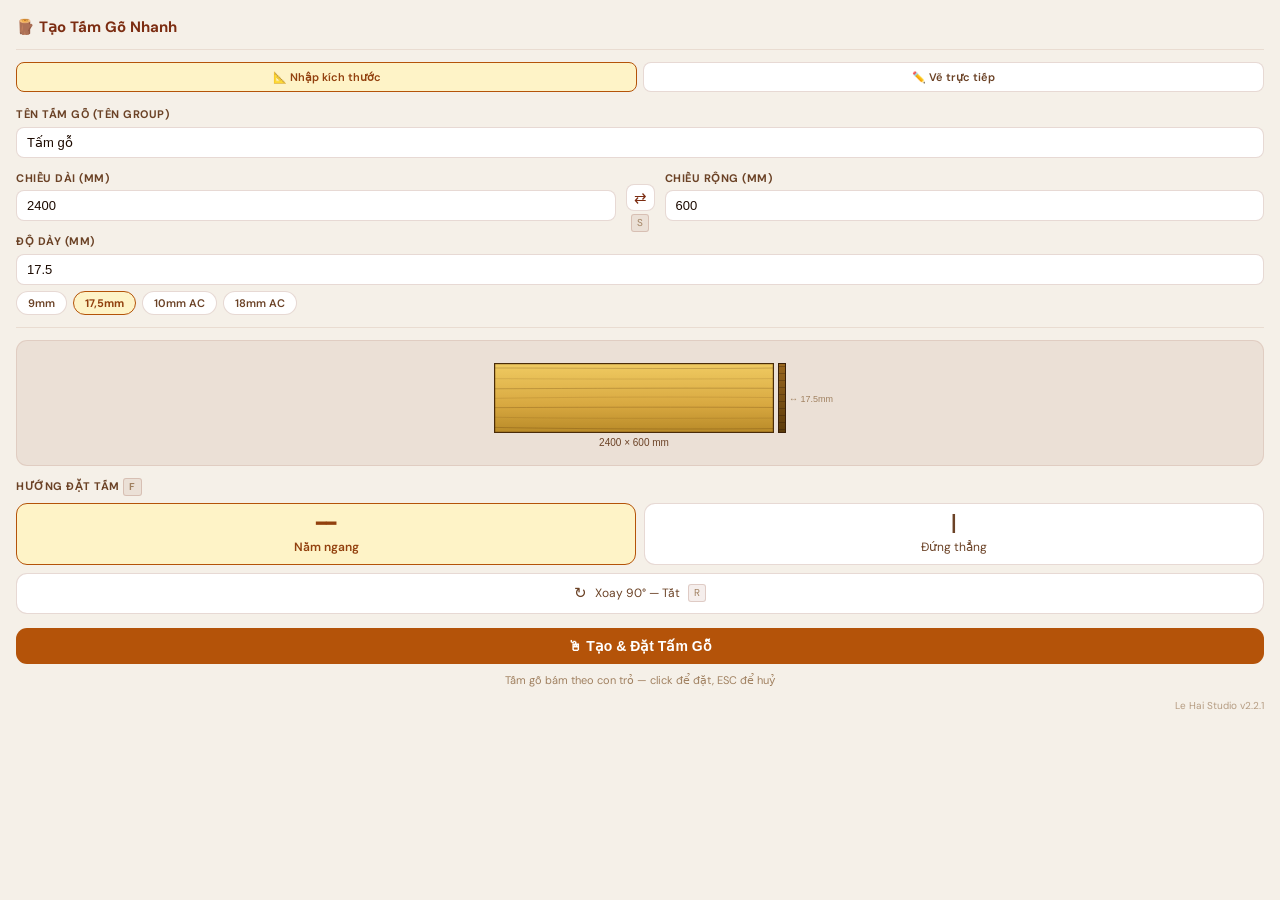
<file: LeHai_Tools/tam_go/ui/dialog.html>
<!DOCTYPE html>
<html lang="vi">
<head>
<meta charset="UTF-8">
<title>🚪Tạo Tấm Gỗ Nhanh</title>
<link href="https://fonts.googleapis.com/css2?family=DM+Sans:wght@400;500;600;700&display=swap" rel="stylesheet">
<style>
  /* Theme LeHai (kem + walnut + amber) — đồng bộ shared/lehai_theme.css */
  * { box-sizing: border-box; margin: 0; padding: 0; }
  :root{
    --lh-bg:#f5f0e8; --lh-surface:#ffffff; --lh-ink:#1c0a00; --lh-ink-soft:#6b4226;
    --lh-muted:#a08060; --lh-walnut:#7c2d12; --lh-amber:#b45309; --lh-amber-2:#92400e;
    --lh-chip:#fef3c7; --lh-fill:rgba(124,45,18,.08); --lh-line:rgba(124,45,18,.18);
    --lh-line-2:rgba(124,45,18,.10);
  }
  body {
    font-family: 'DM Sans', 'Segoe UI', Arial, sans-serif;
    background: var(--lh-bg); color: var(--lh-ink);
    padding: 16px; font-size: 13px; line-height: 1.5;
  }
  h2 {
    font-size: 15px; color: var(--lh-walnut);
    margin-bottom: 12px; padding-bottom: 10px;
    border-bottom: 1.5px solid var(--lh-line-2);
    display: flex; align-items: center; gap: 8px;
  }
  .mode-tabs { display: flex; gap: 6px; margin-bottom: 14px; }
  .mode-tab {
    flex: 1; padding: 6px 8px; text-align: center;
    background: var(--lh-surface); border: 1.5px solid var(--lh-line);
    border-radius: 8px; color: var(--lh-ink-soft); cursor: pointer;
    font-size: 11px; font-weight: 600; user-select: none;
    transition: all .15s;
  }
  .mode-tab:hover { border-color: var(--lh-amber); color: var(--lh-amber); }
  .mode-tab.active { background: var(--lh-chip); border-color: var(--lh-amber); color: var(--lh-amber-2); }
  .field { margin-bottom: 12px; }
  label {
    display: block; font-size: 11px; color: var(--lh-ink-soft);
    margin-bottom: 4px; text-transform: uppercase;
    letter-spacing: 0.5px; font-weight: 700;
  }
  input[type="text"], input.calc {
    width: 100%; padding: 7px 10px;
    background: var(--lh-surface); border: 1.5px solid var(--lh-line);
    border-radius: 8px; color: var(--lh-ink); font-size: 13px;
    outline: none; transition: border-color .2s, box-shadow .2s;
  }
  input:focus { border-color: var(--lh-amber); box-shadow: 0 0 0 3px rgba(180,83,9,.15); }
  input.ok  { border-color: #15803d !important; }
  input.err { border-color: #b91c1c !important; }
  .row { display: flex; gap: 10px; align-items: flex-end; }
  .row .field { flex: 1; }
  .swap-btn {
    flex-shrink: 0; display: flex; align-items: center;
    padding-bottom: 1px;
  }
  .swap-btn button {
    background: var(--lh-surface); border: 1.5px solid var(--lh-line);
    border-radius: 8px; color: var(--lh-walnut); cursor: pointer;
    font-size: 15px; padding: 5px 7px; line-height: 1;
    transition: all .15s;
  }
  .swap-btn button:hover { border-color: var(--lh-amber); color: var(--lh-amber); transform: scale(1.15); }
  kbd {
    display: inline-block; padding: 1px 5px; font-size: 10px;
    font-family: 'DM Sans', 'Segoe UI', Arial, sans-serif;
    background: var(--lh-fill); border: 1px solid var(--lh-line);
    border-radius: 3px; color: var(--lh-muted); line-height: 1.4;
  }
  .presets { display: flex; gap: 6px; margin-top: 6px; flex-wrap: wrap; }
  .preset {
    padding: 3px 11px; background: var(--lh-surface);
    border: 1.5px solid var(--lh-line); border-radius: 999px;
    color: var(--lh-ink-soft); cursor: pointer; font-size: 11px;
    font-weight: 600; user-select: none; transition: all .15s;
  }
  .preset:hover  { border-color: var(--lh-amber); color: var(--lh-amber); }
  .preset.active { background: var(--lh-chip); color: var(--lh-amber-2); border-color: var(--lh-amber); font-weight: 700; }
  .divider { height: 1px; background: var(--lh-line-2); margin: 12px 0; }
  .preview-wrap {
    background: var(--lh-fill);
    border-radius: 11px; border: 1.5px solid var(--lh-line-2);
    padding: 10px 10px 4px; margin-bottom: 12px;
  }
  #prev { display: block; width: 100%; height: 110px; }
  .orient-section { margin-bottom: 12px; }
  .orient-row { display: flex; gap: 8px; margin-bottom: 8px; }
  .orient-btn {
    flex: 1; padding: 8px 6px;
    background: var(--lh-surface); border: 1.5px solid var(--lh-line);
    border-radius: 11px; color: var(--lh-ink-soft); cursor: pointer;
    font-size: 12px; text-align: center;
    user-select: none; transition: all .15s;
  }
  .orient-btn:hover  { border-color: var(--lh-amber); }
  .orient-btn.active { border-color: var(--lh-amber); color: var(--lh-amber-2); background: var(--lh-chip); font-weight: 600; }
  .orient-icon { font-size: 16px; display: block; margin-bottom: 2px; }
  .rotate-btn {
    width: 100%; padding: 8px 12px;
    background: var(--lh-surface); border: 1.5px solid var(--lh-line);
    border-radius: 11px; color: var(--lh-ink-soft); cursor: pointer;
    font-size: 12px; text-align: center;
    user-select: none; transition: all .15s;
    display: flex; align-items: center; justify-content: center; gap: 8px;
  }
  .rotate-btn:hover { border-color: var(--lh-amber); }
  .rotate-btn.active { border-color: var(--lh-amber); color: var(--lh-amber-2); background: var(--lh-chip); font-weight: 600; }
  .rotate-icon { font-size: 15px; transition: transform .3s ease; }
  .rotate-btn.active .rotate-icon { transform: rotate(90deg); }
  .btn-create {
    width: 100%; padding: 10px;
    background: var(--lh-amber); color: #fff;
    border: none; border-radius: 11px;
    font-size: 14px; font-weight: 700; cursor: pointer;
    transition: filter .2s, transform .1s; margin-top: 2px;
  }
  .btn-create:hover  { filter: brightness(1.06); }
  .btn-create:active { transform: scale(.98); }
  .btn-draw {
    width: 100%; padding: 10px;
    background: var(--lh-walnut); color: #fff;
    border: none; border-radius: 11px;
    font-size: 14px; font-weight: 700; cursor: pointer;
    transition: filter .2s, transform .1s; margin-top: 2px;
  }
  .btn-draw:hover  { filter: brightness(1.1); }
  .btn-draw:active { transform: scale(.98); }
  .flash {
    display: none; background: #dcfce7; color: #15803d;
    border-radius: 8px; padding: 7px 10px;
    font-size: 12px; font-weight: 600; text-align: center; margin-top: 8px;
  }
  .note  { font-size: 11px; color: var(--lh-muted); text-align: center; margin-top: 8px; }
  .brand { font-size: 10px; color: var(--lh-muted); opacity: .75; text-align: right; margin-top: 10px; }

  /* thanh cuộn + bôi đen đồng bộ theme */
  ::-webkit-scrollbar { width: 10px; height: 10px; }
  ::-webkit-scrollbar-track { background: transparent; }
  ::-webkit-scrollbar-thumb { background: rgba(124,45,18,.25); border-radius: 999px;
    border: 2px solid transparent; background-clip: padding-box; }
  ::-webkit-scrollbar-thumb:hover { background: rgba(124,45,18,.45);
    border: 2px solid transparent; background-clip: padding-box; }
  ::selection { background: var(--lh-chip); color: var(--lh-walnut); }
</style>
</head>
<body>

<h2>🪵 Tạo Tấm Gỗ Nhanh</h2>

<div class="mode-tabs">
  <div class="mode-tab active" id="tab-dims" onclick="setMode('dims')">📐 Nhập kích thước</div>
  <div class="mode-tab" id="tab-draw" onclick="setMode('draw')">✏️ Vẽ trực tiếp</div>
</div>

<div class="field">
  <label>Tên tấm gỗ (tên Group)</label>
  <input type="text" id="name" placeholder="Vd: Tấm hậu, Tấm cạnh trái..." value="Tấm gỗ">
</div>

<div id="section-lw">
  <div class="row">
    <div class="field">
      <label>Chiều dài (mm)</label>
      <input class="calc" id="length" value="2400" placeholder="vd: 2400-17.5*2">
    </div>
    <div class="swap-btn" style="flex-direction:column;gap:3px;">
      <button onclick="swapDims()" title="Đổi chiều dài ↔ chiều rộng">⇄</button>
      <kbd style="display:block;text-align:center;">S</kbd>
    </div>
    <div class="field">
      <label>Chiều rộng (mm)</label>
      <input class="calc" id="width" value="600">
    </div>
  </div>
</div>

<div class="field">
  <label>Độ dày (mm)</label>
  <input class="calc" id="thickness" value="17.5">
  <div class="presets">
    <span class="preset"        onclick="setThick(9,   this)">9mm</span>
    <span class="preset active" onclick="setThick(17.5,this)">17,5mm</span>
    <span class="preset"        onclick="setThick(10,  this)">10mm AC</span>
    <span class="preset"        onclick="setThick(18,  this)">18mm AC</span>
  </div>
</div>

<div id="section-dims-rest">
  <div class="divider"></div>
  <div class="preview-wrap">
    <canvas id="prev"></canvas>
  </div>
  <div class="orient-section">
    <label style="margin-bottom:7px;">Hướng đặt tấm <kbd>F</kbd></label>
    <div class="orient-row">
      <div class="orient-btn active" id="btn-flat" onclick="setOrient(false)">
        <span class="orient-icon">━━</span>Nằm ngang
      </div>
      <div class="orient-btn" id="btn-vert" onclick="setOrient(true)">
        <span class="orient-icon">┃</span>Đứng thẳng
      </div>
    </div>
    <div class="rotate-btn" id="btn-rotate" onclick="toggleRotate()">
      <span class="rotate-icon">↻</span>
      <span id="rotate-label">Xoay 90° — Tắt</span>
      <kbd>R</kbd>
    </div>
  </div>
  <button class="btn-create" onclick="doCreate()">🖱 Tạo &amp; Đặt Tấm Gỗ</button>
  <div class="flash" id="flash">✔ Di chuyển chuột vào viewport rồi click để đặt!</div>
  <p class="note">Tấm gỗ bám theo con trỏ — click để đặt, ESC để huỷ</p>
</div>

<div id="section-draw" style="display:none">
  <div class="divider"></div>
  <button class="btn-draw" onclick="startDraw()">✏️ Bắt Đầu Vẽ 2 Điểm</button>
  <p class="note" style="margin-top:8px;">Click 2 góc chéo · Laser tự bắt tâm/đường giữa · Mặt phẳng tự xoay theo hướng kéo<br>
  ➡⬅⬆ khoá mặt phẳng · Tab đổi phía dày · Gõ <b>600;400</b>⏎ kích thước · ESC huỷ</p>
</div>

<p class="brand">Le Hai Studio v2.2.1</p>

<script>
var isVertical  = false;
var isRotated   = false;
var currentMode = 'dims';

function setMode(mode) {
  currentMode = mode;
  document.getElementById('tab-dims').classList.toggle('active', mode === 'dims');
  document.getElementById('tab-draw').classList.toggle('active', mode === 'draw');
  var isDims = mode === 'dims';
  document.getElementById('section-lw').style.display        = isDims ? '' : 'none';
  document.getElementById('section-dims-rest').style.display = isDims ? '' : 'none';
  document.getElementById('section-draw').style.display      = isDims ? 'none' : '';
}

function startDraw() {
  var T    = evalMath(document.getElementById('thickness').value);
  var name = document.getElementById('name').value.trim() || 'Tấm gỗ';
  if (!T || T <= 0) { alert('Nhập độ dày hợp lệ!'); return; }
  if (typeof sketchup !== 'undefined') {
    sketchup.start_draw_tool(JSON.stringify({ thickness: T, name: name }));
  }
}

function setThick(v,el) {
  document.getElementById('thickness').value = v;
  document.querySelectorAll('.preset').forEach(function(b){b.classList.remove('active');});
  el.classList.add('active'); drawPreview();
}
function setOrient(v) {
  isVertical = v;
  document.getElementById('btn-flat').classList.toggle('active',!v);
  document.getElementById('btn-vert').classList.toggle('active', v);
  drawPreview();
}
function toggleRotate() {
  isRotated = !isRotated;
  var btn = document.getElementById('btn-rotate');
  btn.classList.toggle('active', isRotated);
  document.getElementById('rotate-label').textContent = isRotated ? 'Xoay 90° — Bật' : 'Xoay 90° — Tắt';
  drawPreview();
}
function setRotateExternal(val) {
  isRotated = (val === true || val === 'true');
  var btn = document.getElementById('btn-rotate');
  btn.classList.toggle('active', isRotated);
  document.getElementById('rotate-label').textContent = isRotated ? 'Xoay 90° — Bật' : 'Xoay 90° — Tắt';
  drawPreview();
}
function setVerticalExternal(val) {
  setOrient(val === true || val === 'true');
}
function evalMath(e) {
  var c = String(e).replace(/[^0-9+\-*\/.()\s]/g,'').trim();
  if(!c) return NaN;
  try {
    var r = Function('"use strict";return('+c+')')();
    return(typeof r==='number'&&isFinite(r)&&r>0)?Math.round(r*1000)/1000:NaN;
  } catch(x){return NaN;}
}
['length','width','thickness'].forEach(function(id) {
  var el = document.getElementById(id);
  el.addEventListener('input', function(){
    if(id==='thickness') document.querySelectorAll('.preset').forEach(function(b){b.classList.remove('active');});
    drawPreview();
  });
  el.addEventListener('blur', function(){
    var v=evalMath(this.value);
    if(!isNaN(v)){this.value=v;this.classList.add('ok');this.classList.remove('err');}
    else if(this.value.trim()){this.classList.add('err');this.classList.remove('ok');}
    var s=this; setTimeout(function(){s.classList.remove('ok','err');},1500);
    drawPreview();
  });
});
function getVal(id){var v=evalMath(document.getElementById(id).value);return isNaN(v)?0:v;}

function drawPreview() {
  var canvas = document.getElementById('prev');
  var CW = canvas.width  = canvas.offsetWidth  || 380;
  var CH = canvas.height = canvas.offsetHeight || 110;
  var ctx = canvas.getContext('2d');
  ctx.clearRect(0, 0, CW, CH);

  var L = getVal('length'), W = getVal('width'), T = getVal('thickness');
  if (!L || !W || !T) {
    ctx.fillStyle = '#a08060';
    ctx.font = '11px Segoe UI,Arial'; ctx.textAlign = 'center';
    ctx.fillText('Nhập kích thước để xem trước', CW/2, CH/2+4);
    return;
  }

  var PAD_X = 20, PAD_Y = 12, GAP = 4, LBL_H = 16;
  var availH = CH - PAD_Y * 2 - LBL_H;
  var availW = CW - PAD_X * 2;

  var STRIP_MIN = 6, STRIP_MAX = 32;
  var stripW = Math.round(Math.max(STRIP_MIN, Math.min(STRIP_MAX, availW * 0.88 * T / L)));
  var maxFaceW = availW - stripW - GAP;
  var aspect   = L / W;
  var faceW, faceH;
  if (aspect >= maxFaceW / availH) { faceW = maxFaceW; faceH = faceW / aspect; }
  else                             { faceH = availH;   faceW = faceH * aspect; }

  var totalW = faceW + GAP + stripW;
  var rx = Math.round((CW - totalW) / 2);
  var ry = Math.round(PAD_Y + (availH - faceH) / 2);
  var sx = rx + faceW + GAP;

  var fg = ctx.createLinearGradient(rx, ry, rx, ry + faceH);
  fg.addColorStop(0, '#F0CB62'); fg.addColorStop(0.6, '#D8A840'); fg.addColorStop(1, '#B88A28');
  ctx.fillStyle = fg; ctx.fillRect(rx, ry, faceW, faceH);

  ctx.save();
  ctx.beginPath(); ctx.rect(rx, ry, faceW, faceH); ctx.clip();
  var nGrain = Math.max(3, Math.min(7, Math.round(faceH / 10)));
  for (var gi = 0; gi < nGrain; gi++) {
    var gy = ry + faceH * (gi + 0.5) / nGrain;
    ctx.beginPath();
    ctx.moveTo(rx, gy + Math.sin(gi * 0.9) * 0.8);
    ctx.bezierCurveTo(rx + faceW * 0.3, gy + Math.sin(gi * 1.4) * 1.2,
                      rx + faceW * 0.7, gy + Math.sin(gi * 1.1 + 1) * 1.4,
                      rx + faceW, gy + Math.sin(gi * 1.3) * 0.6);
    ctx.strokeStyle = gi % 2 === 0 ? 'rgba(80,42,6,0.30)' : 'rgba(80,42,6,0.16)';
    ctx.lineWidth = 0.8; ctx.stroke();
  }
  ctx.restore();
  ctx.strokeStyle = '#4A2C08'; ctx.lineWidth = 1.2;
  ctx.strokeRect(rx + 0.6, ry + 0.6, faceW - 1.2, faceH - 1.2);

  var sg = ctx.createLinearGradient(sx, ry, sx + stripW, ry + faceH);
  sg.addColorStop(0, '#9A6820'); sg.addColorStop(1, '#5A3A0A');
  ctx.fillStyle = sg; ctx.fillRect(sx, ry, stripW, faceH);
  ctx.save();
  ctx.beginPath(); ctx.rect(sx, ry, stripW, faceH); ctx.clip();
  var nEG = Math.max(3, Math.round(faceH / 7));
  for (var ei = 0; ei < nEG; ei++) {
    var ey = ry + (ei + 0.5) * faceH / nEG;
    ctx.beginPath(); ctx.moveTo(sx, ey); ctx.lineTo(sx + stripW, ey);
    ctx.strokeStyle = 'rgba(25,10,2,0.35)'; ctx.lineWidth = 0.7; ctx.stroke();
  }
  ctx.restore();
  ctx.strokeStyle = '#3A2008'; ctx.lineWidth = 1;
  ctx.strokeRect(sx + 0.5, ry + 0.5, stripW - 1, faceH - 1);

  var lby = ry + faceH + LBL_H - 3;
  ctx.font = '10px Segoe UI,Arial'; ctx.textAlign = 'center';
  ctx.fillStyle = '#6b4226';
  ctx.fillText(L + ' \xd7 ' + W + ' mm', rx + faceW / 2, lby);
  ctx.fillStyle = '#a08060';
  if (stripW >= 16) {
    ctx.save();
    ctx.translate(sx + stripW / 2, ry + faceH / 2);
    ctx.rotate(-Math.PI / 2);
    ctx.font = '9px Segoe UI,Arial'; ctx.textAlign = 'center';
    ctx.fillText(T + 'mm', 0, 3.5);
    ctx.restore();
    ctx.font = '10px Segoe UI,Arial'; ctx.textAlign = 'center';
    ctx.fillText(T, sx + stripW / 2, lby);
  } else {
    ctx.textAlign = 'left'; ctx.font = '9px Segoe UI,Arial';
    ctx.fillText('↔ ' + T + 'mm', sx + stripW + 3, ry + faceH / 2 + 3.5);
  }
}

function swapDimsExternal() {
  var L = document.getElementById('length');
  var W = document.getElementById('width');
  var tmp = L.value; L.value = W.value; W.value = tmp;
  drawPreview();
}
function swapDims() {
  swapDimsExternal();
  if (typeof sketchup !== 'undefined') sketchup.swap_dims_from_dialog();
}

function doCreate(){
  var L=evalMath(document.getElementById('length').value);
  var W=evalMath(document.getElementById('width').value);
  var T=evalMath(document.getElementById('thickness').value);
  var name=document.getElementById('name').value.trim();
  if(!L||!W||!T){alert('Vui lòng nhập kích thước hợp lệ!');return;}
  sketchup.tao_tam_go(JSON.stringify({length:L,width:W,thickness:T,name:name,vertical:isVertical,rotated:isRotated}));
  var f=document.getElementById('flash');
  f.style.display='block'; setTimeout(function(){f.style.display='none';},4000);
}

window.addEventListener('keydown', function(e) {
  var tag = document.activeElement ? document.activeElement.tagName : '';
  var inInput = (tag === 'INPUT' && document.activeElement.type !== 'button');
  if (e.key === 'r' || e.key === 'R') {
    if (inInput) return;
    e.preventDefault(); toggleRotate();
    if (typeof sketchup !== 'undefined') sketchup.toggle_rotate_from_dialog();
  } else if (e.key === 'f' || e.key === 'F') {
    if (inInput) return;
    e.preventDefault(); setOrient(!isVertical);
    if (typeof sketchup !== 'undefined') sketchup.toggle_vertical_from_dialog();
  } else if (e.key === 's' || e.key === 'S') {
    if (inInput) return;
    e.preventDefault(); swapDims();
  } else if (e.key === 'Escape') {
    e.preventDefault();
    if (typeof sketchup !== 'undefined') sketchup.cancel_place_tool();
  }
});

drawPreview();
</script>
</body>
</html>
</file>
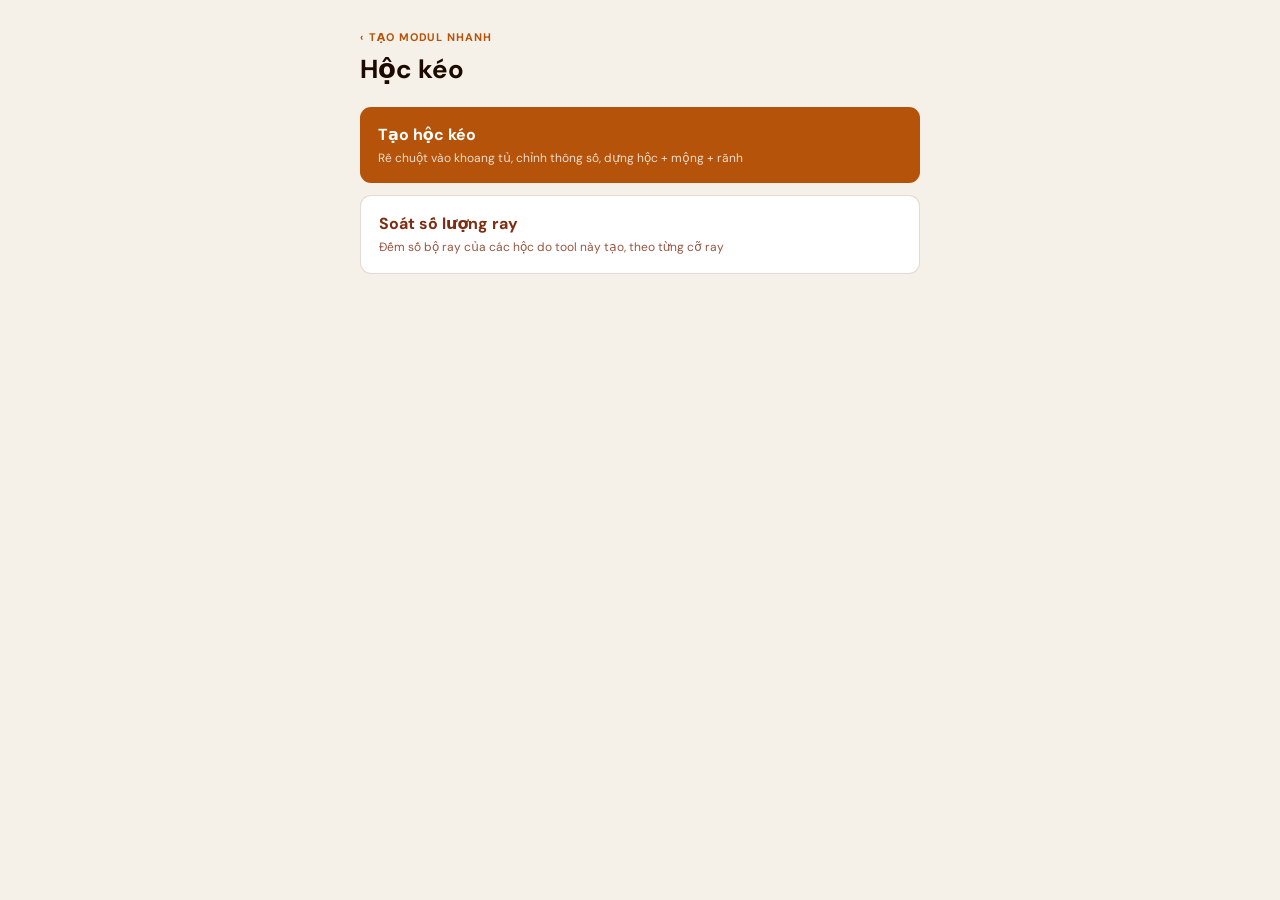
<file: LeHai_Tools/tao_modul_nhanh/ui/hoc_keo.html>
<!doctype html>
<html lang="vi"><head><meta charset="utf-8">
<title>Hộc kéo</title>
<link rel="preconnect" href="https://fonts.googleapis.com">
<link href="https://fonts.googleapis.com/css2?family=DM+Sans:wght@400;500;600;700&display=swap" rel="stylesheet">
<link rel="stylesheet" href="../../shared/lehai_theme.css">
<style>
  html, body { height: 100%; margin: 0; }
  .khung { display: grid; grid-template-columns: 270px 1fr; gap: 16px; height: 100%;
           box-sizing: border-box; padding: 16px; }
  .trai { display: flex; flex-direction: column; min-height: 0; }
  .ve-menu { font-size: 11px; font-weight: 700; letter-spacing: .08em; text-transform: uppercase;
             color: var(--lh-amber); text-decoration: none; }
  .ve-menu:hover { text-decoration: underline; }
  #cuon { flex: 1; min-height: 0; overflow-y: auto; padding: 0 8px; margin: 0 -8px; }
  .nhom { font-size: 10px; font-weight: 700; letter-spacing: .08em; text-transform: uppercase;
          color: var(--lh-muted); margin: 14px 0 6px; }
  .the.tat { margin-bottom: 8px; background: var(--lh-chip); }
  .the.tat .lh-btn { width: 100%; margin-top: 8px; }
  .nhom-nut { display: flex; align-items: center; justify-content: space-between; }
  .goi-y { margin: -4px 0 8px; font-size: 11px; line-height: 1.35; opacity: .55; }
  #nangcao { margin-top: 14px; border-top: 1px solid rgba(0,0,0,.08); padding-top: 10px; }
  #nangcao > summary { cursor: pointer; font-size: 12px; font-weight: 600; letter-spacing: .04em; text-transform: uppercase; opacity: .75; }
  #nangcao[open] > summary { opacity: 1; }
  #dachinh { text-transform: none; letter-spacing: 0; font-weight: 600; color: #b45309; }
  .chk { display: flex; align-items: center; gap: 8px; font-size: 13px; margin: 4px 0; cursor: pointer; }
  .chk input { width: 16px; height: 16px; flex: none; margin: 0; }
  .nhom-nut .lh-btn { padding: 3px 10px; font-size: 11px; letter-spacing: 0; text-transform: none; width: auto; }
  .o.dang { background: var(--lh-chip); border-radius: var(--lh-radius-sm); }
  .o { display: grid; grid-template-columns: 1fr 76px; align-items: center; gap: 8px; padding: 3px 0; }
  .o label { font-size: 12.5px; color: var(--lh-ink-soft); }
  .o .lh-input, .o select { width: 100%; box-sizing: border-box; text-align: right; }
  .the { font-size: 12.5px; color: var(--lh-ink-soft); background: var(--lh-surface);
         border-radius: var(--lh-radius-sm); box-shadow: var(--lh-shadow); padding: 8px 10px; line-height: 1.55; }
  .the b { color: var(--lh-ink); font-weight: 600; }
  .the .mo { color: var(--lh-muted); font-size: 11.5px; }
  .hang { display: flex; gap: 6px; align-items: center; margin-top: 6px; }
  .khoang label { display: flex; align-items: center; gap: 8px; font-size: 12.5px; color: var(--lh-ink-soft);
                  padding: 4px 0; cursor: pointer; }
  .khoang label span.so { color: var(--lh-muted); margin-left: auto; }
  .khoang label.tat { opacity: .5; }
  .day { margin-top: 10px; }
  .day .lh-btn { width: 100%; }
  .day .lh-btn:disabled { opacity: .45; cursor: not-allowed; }
  #nhac:empty { display: none; }
  .phai { display: flex; flex-direction: column; min-height: 0; background: var(--lh-surface);
          border-radius: var(--lh-radius); box-shadow: var(--lh-shadow); padding: 8px; }
  .cu { display: flex; align-items: center; gap: 8px; margin: 2px 4px 6px; }
  .cu .ten { font-size: 10px; font-weight: 700; letter-spacing: .08em; text-transform: uppercase; color: var(--lh-muted); }
  .cu .goi { margin-left: auto; font-size: 11px; color: var(--lh-muted); text-align: right; }
  .cu .lh-btn { width: auto; flex: none; padding: 5px 12px; font-size: 12px; }
  .o.rong { grid-template-columns: auto 1fr; }
  .o.rong select { text-align: left; }
  #nen { flex: 1; min-height: 0; position: relative; }
  #c3d { position: absolute; inset: 0; width: 100%; height: 100%; cursor: grab; }
  #c3d.keo { cursor: grabbing; }
  #tro { position: absolute; pointer-events: none; background: var(--lh-ink); color: #fff; font-size: 12px;
         padding: 4px 8px; border-radius: 6px; white-space: nowrap; display: none; }
  #tom { font-size: 12px; color: var(--lh-ink-soft); margin: 6px 4px 2px; line-height: 1.6; }
  #tom b { color: var(--lh-ink); font-weight: 600; }
</style></head>
<body class="lh"><div class="khung">
  <div class="trai">
    <a class="ve-menu" href="#" onclick="veManDau(); return false;" title="Về màn chọn việc: Tạo hộc kéo / Soát ray">‹ Hộc kéo</a>
    <div class="lh-title">Hộc kéo</div>
    <div id="cuon">
      <div class="nhom">Khoang</div>
      <div class="the tat" id="tat" hidden>
        Tool chọn khoang đang tắt (vừa bấm tool khác).
        <button class="lh-btn lh-btn--primary" id="chontiep">▶ Chọn khoang tiếp</button>
      </div>
      <div class="the" id="khung">—</div>

      <div class="nhom">Kiểu mặt</div>
      <div class="lh-chips" id="kieu">
        <button class="lh-chip is-active" data-k="lot">Lọt</button>
        <button class="lh-chip" data-k="phu">Phủ</button>
      </div>

      <div class="nhom">Hộc</div>
      <div class="o" id="dong_so_hoc"><label for="so_hoc">Chia mấy hộc trong khoang</label>
        <input class="lh-input" id="so_hoc" type="number" min="1" max="8" step="1" value="1"></div>
      <div class="khoang" id="khoang"></div>
      <div class="o rong"><label for="ray">Ray</label><select class="lh-input" id="ray"></select></div>
      <div class="o rong"><label for="cao_thanh" title="Để trống = tự động 2/3 chiều cao khoang. Gõ số (mm) khi thiết kế cần thành cao hơn.">Cao thành hộc</label>
        <input class="lh-input" id="cao_thanh" type="number" min="50" step="5" placeholder="Tự động" style="text-align:left" title="Để trống = tự động 2/3 khoang"></div>
      <p class="goi-y">Tự động = 2/3 chiều cao khoang (chuẩn xưởng). Gõ số khi thiết kế cần thành cao hơn.</p>

      <div class="nhom">Mộng xương chó · rãnh đáy</div>
      <label class="chk"><input type="checkbox" id="mong" checked> Mọc mộng xương chó (không phay)</label>
      <label class="chk"><input type="checkbox" id="ranh" checked> Gắn nhãn phay rãnh đáy</label>
      <div class="o rong"><label for="so_mong">Số mộng mỗi đầu</label>
        <select class="lh-input" id="so_mong"><option value="tu">Tự động</option><option value="1">1</option><option value="2">2</option><option value="3">3</option><option value="4">4</option><option value="5">5</option></select></div>
      <div class="o rong"><label for="co_mong">Cỡ mộng (rộng đầu)</label>
        <select class="lh-input" id="co_mong"><option value="tu">Tự động</option><option value="35">35</option><option value="40">40</option><option value="45">45</option><option value="50">50</option><option value="60">60</option><option value="70">70</option></select></div>

      <details id="nangcao">
        <summary>Thông số xưởng (nâng cao) <span id="dachinh" class="mo"></span></summary>
        <p class="mo" style="margin:6px 0">Đã đặt sẵn theo chuẩn xưởng — chỉ chỉnh khi thật cần.</p>
        <div class="nhom nhom-nut">Thông số (mm)
          <button class="lh-btn lh-btn--ghost" id="macdinh" title="Trả mọi ô số, ray, số hộc, cao thành, mộng về mặc định xưởng">Về mặc định</button></div>
        <div id="form"></div>
      </details>
    </div>
    <div class="day">
      <div id="nhac" class="lh-status"></div>
      <button class="lh-btn lh-btn--primary" id="dung" disabled>Tạo hộc kéo</button>
    </div>
  </div>
  <div class="phai">
    <div class="cu">
      <span class="ten">Xem 3D</span>
      <button class="lh-btn lh-btn--ghost" id="rut">Rút hộc ra</button>
      <button class="lh-btn lh-btn--ghost" id="goc">Nhìn lại</button>
      <span class="goi">bấm vào ô số → 3D phóng tới chỗ đó · kéo chuột: xoay · lăn: phóng · rê vào tấm: kích thước</span>
    </div>
    <div id="nen"><canvas id="c3d"></canvas><div id="tro"></div></div>
    <div id="tom"></div>
  </div>
</div>

<div id="batdau">
  <div class="bd-hop">
    <a class="ve-menu" id="bd_menu" href="#">‹ Tạo Modul Nhanh</a>
    <h1>Hộc kéo</h1>
    <div id="bd_chon">
      <button class="lh-btn lh-btn--primary bd-nut" id="bd_tao">Tạo hộc kéo<span>Rê chuột vào khoang tủ, chỉnh thông số, dựng hộc + mộng + rãnh</span></button>
      <button class="lh-btn lh-btn--ghost bd-nut" id="bd_ray">Soát số lượng ray<span>Đếm số bộ ray của các hộc do tool này tạo, theo từng cỡ ray</span></button>
    </div>
    <div id="bd_ray_kq" hidden></div>
  </div>
</div>
<style>
  #batdau { position: fixed; inset: 0; background: var(--lh-bg, #f6f1ea); z-index: 50; display: flex; align-items: flex-start; justify-content: center; overflow: auto; }
  #batdau[hidden] { display: none; }
  .bd-hop { width: min(560px, 92vw); padding: 28px 0; }
  .bd-hop h1 { margin: 4px 0 18px; }
  #bd_chon { display: grid; gap: 12px; }
  #bd_chon[hidden], #bd_ray_kq[hidden] { display: none; }
  .bd-nut { width: 100%; text-align: left; padding: 16px 18px; font-size: 16px; text-transform: none; letter-spacing: 0; }
  .bd-nut span { display: block; font-size: 12px; font-weight: 400; opacity: .8; margin-top: 4px; }
  #bd_ray_kq table { width: 100%; border-collapse: collapse; margin: 10px 0; font-size: 14px; }
  #bd_ray_kq td, #bd_ray_kq th { padding: 6px 8px; border-bottom: 1px solid rgba(0,0,0,.08); text-align: left; }
  #bd_ray_kq .canh { background: #fff7e6; border: 1px solid #f0c36d; color: #7a4b00; border-radius: 8px; padding: 9px 12px; font-size: 13px; margin-bottom: 10px; }
  #bd_ray_kq .chi { font-size: 12px; max-height: 260px; overflow: auto; opacity: .85; }
</style>
<script src="ve3d.js"></script>
<script>
  var $ = function (id) { return document.getElementById(id); };
  var NHO = 'lehai.taomodul.hockeo.thu';

  var hoi = [], khung = null, tamKhung = [], kq = null, kieu = 'lot', bo = [], hen = null, daKhoa = false, khoaCu = '';

  function docNho() { try { return JSON.parse(localStorage.getItem(NHO)) || {}; } catch (e) { return {}; } }
  function ghiNho(v) { try { localStorage.setItem(NHO, JSON.stringify(v)); } catch (e) {} }
  function so(v) { return Math.round(v * 10) / 10; }
  function nhac(msg, loai) {
    $('nhac').textContent = msg || '';
    $('nhac').className = 'lh-status' + (loai ? ' lh-status--' + loai : '');
  }

  // ── Ruby đẩy ô thông số + mặc định từ lõi (một lần khi mở bảng) ──
  window.khoiDau = function (d) {
    hoi = d.hoi;
    var nho = docNho(), html = '';
    hoi.forEach(function (t) {
      var v = nho[t.khoa] != null ? nho[t.khoa] : t.mac_dinh;
      html += '<div class="o"><label for="o_' + t.khoa + '">' + t.nhan + '</label>' +
              '<input class="lh-input" id="o_' + t.khoa + '" type="number" min="0" step="0.5" value="' + v + '"></div>';
    });
    $('form').innerHTML = html;
    hoi.forEach(function (t) {
      $('o_' + t.khoa).addEventListener('input', guiTinh);
      $('o_' + t.khoa).addEventListener('focus', function () { chonO(t.khoa); });
    });
    var r = '<option value="tu" id="ray_tu">Tự chọn</option>';
    d.ray_co.forEach(function (x) { r += '<option value="' + x + '">' + so(x) + '</option>'; });
    $('ray').innerHTML = r;
    if (nho.kieu_mat) datKieu(nho.kieu_mat, true);
    if (nho.so_hoc) $('so_hoc').value = nho.so_hoc;
    if (nho.mong != null) $('mong').checked = !!nho.mong;
    if (nho.ranh != null) $('ranh').checked = !!nho.ranh;
    if (nho.so_mong) $('so_mong').value = nho.so_mong;
    if (nho.co_mong) $('co_mong').value = nho.co_mong;
    if (nho.cao_thanh) $('cao_thanh').value = nho.cao_thanh;
    datMong();
    datKhoang(null);
    guiTinh();
  };

  // ── Khoang chuột đang rê / đã click chọn (null = chưa có) ──
  window.datKhoang = function (d) {
    if (!d) {
      khung = null; tamKhung = []; kq = null; daKhoa = false; khoaCu = '';
      $('khung').innerHTML = '<span class="mo">Rê chuột vào TRONG lòng khoang trên model để xem trước, click để chọn.</span>';
      $('khoang').innerHTML = ''; $('tom').innerHTML = '';
      $('dung').disabled = true;
      ve(); return;
    }
    var k = d.khung, moi = [k.x, k.z, k.y_truoc].join();
    if (moi !== khoaCu) { khoaCu = moi; bo = []; if (khoa3d) setTimeout(function () { bayToi(khoa3d, 0); }, 0); }
    khung = k; tamKhung = d.tam_khung; daKhoa = d.khoa;
    $('khung').innerHTML =
      (daKhoa ? '<b style="color:#15803d">ĐÃ CHỌN</b>' : '<span class="mo">Đang xem — click trên model để chọn</span>') + '<br>' +
      'Lòng: <b>' + so(k.x[1] - k.x[0]) + ' × ' + so(k.z[1] - k.z[0]) + ' × ' + so(k.y_sau - k.y_truoc) + '</b><br>' +
      '<span class="mo">' + (k.co_hau ? 'Có hậu' : 'Không hậu — đo tới mép sau hông') + '</span>' +
      (k.da_co_hoc ? '<br><b style="color:#b91c1c">Khoang này đã có hộc kéo</b>' : '') +
      // Có hậu thì mặt trước chắc chắn; không hậu thì lấy theo hướng nhìn → cho Lật
      (daKhoa && k.doan_mat ? '<br><span style="color:#b45309">Không có hậu: mặt trước lấy theo hướng nhìn.</span>' +
        '<br><button class="lh-btn lh-btn--ghost" id="lat" title="Mặt hộc đang ra phía sau tủ → đảo trước/sau">Lật mặt trước/sau</button>' : '');
    ve();
  };

  function datKieu(k, im) {
    kieu = k;
    Array.prototype.forEach.call($('kieu').children, function (b) { b.classList.toggle('is-active', b.dataset.k === k); });
    if (!im) guiTinh();
  }
  $('kieu').addEventListener('click', function (e) { if (e.target.dataset.k) datKieu(e.target.dataset.k); });
  $('so_hoc').addEventListener('input', function () { bo = []; guiTinh(); });
  $('ray').addEventListener('change', guiTinh);
  // Mộng tắt thì hai ô số mộng / cỡ mộng mờ đi (không dùng tới)
  function datMong() { $('so_mong').disabled = $('co_mong').disabled = !$('mong').checked; }
  ['mong', 'ranh', 'so_mong', 'co_mong'].forEach(function (id) { $(id).addEventListener('change', function () { datMong(); guiTinh(); }); });
  ['so_mong', 'co_mong'].forEach(function (id) {
    $(id).addEventListener('focus', function () { chonO(id); });
    $(id).addEventListener('change', function () { chonO(id); });
  });

  // Ruby báo tool chọn khoang tắt/bật (tắt = người dùng bấm tool khác mà bảng còn mở)
  window.toolTat = function (tat) { $('tat').hidden = !tat; };
  // ── Màn đầu: chọn việc (Khoa 03/10: mở lên là bật tool ngay thì loạn) ──
  function veManDau() { $('batdau').hidden = false; $('bd_chon').hidden = false; $('bd_ray_kq').hidden = true; if (window.sketchup) sketchup.ve_man_dau(); }
  $('bd_tao').addEventListener('click', function () { $('batdau').hidden = true; if (window.sketchup) sketchup.bat_dau_tao(); });
  $('bd_ray').addEventListener('click', function () {
    $('bd_chon').hidden = true; $('bd_ray_kq').hidden = false; $('bd_ray_kq').innerHTML = '<p>Đang đếm…</p>';
    if (window.sketchup) sketchup.dem_ray();
  });
  $('bd_menu').addEventListener('click', function (e) { e.preventDefault(); if (window.sketchup) sketchup.mo_menu(); });
  window.ketQuaRay = function (d) {
    var h;
    if (d.loi) h = '<p style="color:#b91c1c">Lỗi: ' + d.loi + '</p>';
    else if (!d.tong) h = '<p>Không thấy hộc kéo nào do Tạo Hộc Kéo dựng trong file.<br><span class="mo">Hộc vẽ tay không được đếm.</span></p>';
    else {
      h = '<p><b>' + d.file + '</b> · <b>' + d.tong + ' bộ ray</b> (1 hộc = 1 bộ)</p><table><tr><th>Cỡ ray</th><th>Số bộ</th></tr>' +
        d.bang.map(function (b) { return '<tr><td>Ray ' + (b.ray || '?') + '</td><td><b>' + b.so + '</b></td></tr>'; }).join('') + '</table>' +
        '<div class="chi">' + d.chi.map(function (c) { return 'ray ' + (c.ray || '?') + ' · ' + c.noi; }).join('<br>') + '</div>' +
        '<p class="mo">Cỡ ray = đúng số đã chọn lúc tạo hộc.</p>';
    }
    // Cảnh báo đứng ĐẦU kết quả (Khoa 03/10): người dùng phải biết số này không gồm hộc vẽ tay
    var canh = '<div class="canh">⚠ Chỉ đếm hộc kéo do <b>Tạo Hộc Kéo</b> dựng. Hộc vẽ tay <b>không được tính</b>.</div>';
    $('bd_ray_kq').innerHTML = canh + h + '<button class="lh-btn lh-btn--ghost" id="bd_lai">‹ Quay lại</button>';
    $('bd_lai').addEventListener('click', veManDau);
  };
  $('chontiep').addEventListener('click', function () { if (window.sketchup) sketchup.chon_tiep(); });
  $('khung').addEventListener('click', function (e) { if (e.target.id === 'lat' && window.sketchup) sketchup.lat_mat(); });
  // Bảng nhớ số lần trước → gõ nhầm một lần là nhớ mãi (Khoa 27/09: khe ray 50). Nút này trả về
  // mặc định LẤY TỪ LÕI Ruby (hoi[].mac_dinh), JS không giữ bản sao số nào. Giữ nguyên lọt/phủ.
  $('macdinh').addEventListener('click', function () {
    hoi.forEach(function (t) { $('o_' + t.khoa).value = t.mac_dinh; });
    $('ray').value = 'tu'; $('so_hoc').value = 1; bo = [];
    $('mong').checked = true; $('ranh').checked = true; $('so_mong').value = 'tu'; $('co_mong').value = 'tu'; datMong();
    $('cao_thanh').value = '';
    guiTinh();
  });

  function giaTri() {
    var v = { kieu_mat: kieu, so_hoc: $('so_hoc').value, ray: $('ray').value, bo: bo,
              mong: $('mong').checked, ranh: $('ranh').checked, so_mong: $('so_mong').value, co_mong: $('co_mong').value,
              cao_thanh: $('cao_thanh').value };
    hoi.forEach(function (t) { v[t.khoa] = $('o_' + t.khoa).value; });
    return v;
  }

  // Dòng gập "Thông số xưởng": đếm ô khác mặc định — chỉnh rồi gập lại vẫn thấy, không bị giấu
  function demChinh() {
    var n = hoi.filter(function (t) { return +$('o_' + t.khoa).value !== +t.mac_dinh; }).length;
    $('dachinh').textContent = n ? '· đã chỉnh ' + n + ' ô' : '';
  }
  $('cao_thanh').addEventListener('input', guiTinh);
  function guiTinh() {
    demChinh();
    clearTimeout(hen);
    hen = setTimeout(function () {
      var v = giaTri();
      var nho = {}; for (var k in v) if (k !== 'bo' && k !== 'ray') nho[k] = v[k];
      ghiNho(nho);
      if (window.sketchup) sketchup.tinh(JSON.stringify(v));
    }, 120);
  }

  window.veLai = function (d) {
    kq = d; nhac(''); $('dung').disabled = !(daKhoa && d.tam.length);
    if ($('ray').value === 'tu') $('ray_tu').textContent = 'Tự chọn · ' + so(d.ray);   // ray dài nhất còn lọt khoang, lõi Ruby chọn
    // danh sách khoang có tick — Hộc 1 = trên cùng
    var html = '';
    d.khoang.forEach(function (k) {
      html += '<label class="' + (k.gan ? '' : 'tat') + '"><input type="checkbox" data-so="' + k.so + '"' + (k.gan ? ' checked' : '') +
              '> Hộc ' + k.so + '<span class="so">khoang cao ' + so(k.cao) + '</span></label>';
    });
    $('khoang').innerHTML = html;
    var hk = {};   // hông trái từng hộc → cao hông
    d.tam.forEach(function (s) { var m = s.ten.match(/^(Hộc \d+) · hông trái/); if (m) hk[m[1]] = s; });
    var t = [];
    Object.keys(hk).forEach(function (h) {
      var s = hk[h];
      t.push(h + ': hông <b>' + so(s.z[1] - s.z[0]) + '</b> × dài <b>' + so(s.y[1] - s.y[0]) + '</b>');
    });
    var tr = hk['Hộc 1'] || hk[Object.keys(hk)[0]];
    var ks = Object.keys(hk);
    $('cao_thanh').placeholder = ks.length === 1 ? 'Tự động · ' + so(hk[ks[0]].z[1] - hk[ks[0]].z[0]) : 'Tự động';
    $('tom').innerHTML = 'Ray <b>' + so(d.ray) + '</b>' +
      (tr ? ' · thùng rộng <b>' + so(khung.x[1] - khung.x[0] - 2 * d.tham_so.khe_ray) + '</b>' : '') +
      (t.length ? '<br>' + t.join(' · ') : '') +
      // mộng từng hộc — số Ruby tính (Tự động theo cao hông trước, hoặc số người chọn)
      ((d.mong || []).length ? '<br>Mộng: ' + d.mong.map(function (m) {
        return m.hoc + ' <b>' + m.count + ' × ' + so(m.head) + '</b>' + (m.tu_dong ? ' <span class="mo">(tự động, hông trước ' + so(m.L) + ')</span>' : '');
      }).join(' · ') : (d.tham_so.mong ? '' : '<br><span class="mo">Không mọc mộng</span>')) +
      (d.tham_so.ranh ? '' : '<br><span class="mo">Không gắn nhãn rãnh đáy</span>') +
      (d.canh_bao ? '<br><b style="color:#b45309">⚠ ' + d.canh_bao + '</b>' : '') +
      (khung.tam_roi && d.tham_so.kieu_mat === 'phu' ?
        '<br><span style="color:#a08060">Khung là các tấm rời (chưa gom một group): mặt phủ không nhận ra đố/vách kề, phủ tới mép ngoài tấm.</span>' : '');
    ve();
  };
  $('khoang').addEventListener('change', function (e) {
    var n = +e.target.dataset.so;
    if (!n) return;
    bo = bo.filter(function (x) { return x !== n; });
    if (!e.target.checked) bo.push(n);
    guiTinh();
  });
  window.baoLoi = function (m) { nhac(m, 'bad'); $('dung').disabled = true; };   // thông số sai / dò lỗi
  window.baoLoiDung = function (m) { nhac(m, 'bad'); $('dung').disabled = false; };
  window.xong = function (m) { nhac(m, 'ok'); $('dung').disabled = false; };

  $('dung').addEventListener('click', function () {
    $('dung').disabled = true;
    nhac('Đang tạo…');
    if (window.sketchup) sketchup.dung(JSON.stringify(giaTri()));
  });

  // ── 3D: bộ vẽ dùng chung ui/ve3d.js (một bộ vẽ cho mọi modul Tạo Modul Nhanh) ──
  // Hình lấy NGUYÊN từ danh sách tấm lõi Ruby gửi sang — JS không có công thức kết cấu nào.
  var v3 = new Ve3D($('c3d'), $('tro'));
  var rut = 0, rutDich = 0;
  $('goc').addEventListener('click', function () { chonO(null); });
  $('ray').addEventListener('focus', function () { chonO('ray'); });
  $('so_hoc').addEventListener('focus', function () { chonO('so_hoc'); });
  $('rut').addEventListener('click', function () {
    rutDich = rutDich ? 0 : 1;
    $('rut').textContent = rutDich ? 'Đẩy hộc vào' : 'Rút hộc ra';
    chay();
  });
  function chay() {   // trượt hộc ra/vào cho mắt theo kịp
    var b = rutDich - rut;
    if (Math.abs(b) < 0.01) { rut = rutDich; ve(); return; }
    rut += b * 0.2; ve(); requestAnimationFrame(chay);
  }
  // ── Bảng tra: ô nào → phóng tới đâu + tấm nào nổi (khuôn chung các modul, Khoa 27/09) ──
  // MỘT hướng nhìn chuẩn: bấm ô chỉ trượt + phóng, tấm liên quan đặc + viền cam, tấm khác làm mờ.
  // Mọi khe chính luôn kẻ mờ ở ĐÚNG vị trí thật; ô đang sửa thì số sáng. Số lấy nguyên từ thông số
  // + vị trí tấm lõi Ruby trả về — JS chỉ kẻ đường, không công thức kết cấu.
  var khoa3d = null;
  // Tấm liên quan từng ô (tên phần sau "Hộc N · ")
  var TAM_CUA_O = {
    van: ['hông trái'], khe_ray: ['hông trái'], van_day: ['đáy'], ranh_day: ['đáy', 'hông phải'],
    cach_day: ['đáy'], khe_mat: ['mat'], khe_phu: ['mat'],
    khe_sau: ['hông sau'], ray: ['hông trái', 'hông phải'],
    so_mong: ['mộng'], co_mong: ['mộng']   // răng mộng: chỉ vẽ khi bấm hai ô này (răng lọt trong hông nên bình thường bị che)
  };

  // Tấm của hộc đang xem (hộc có số nhỏ nhất còn gắn) + khoang của nó
  function hocDau() {
    if (!kq || !kq.tam.length) return null;
    var so1 = kq.tam[0].ten.split(' · ')[0], h = { so: so1 };
    kq.tam.forEach(function (s) {
      var p = s.ten.split(' · ');
      if (p[0] === so1) h[p[1] === 'mặt lọt' || p[1] === 'mặt phủ' ? 'mat' : p[1]] = s;
    });
    var kh = kq.khoang.filter(function (x) { return 'Hộc ' + x.so === so1; })[0];
    h.khoang = kh ? kh.z : khung.z;
    return h;
  }

  // Đường kích thước của hộc đang xem: { khoa: [a, b, chữ] } — vị trí thật, dùng cho cả vẽ lẫn phóng
  function duongKich() {
    var h = hocDau();
    if (!h || !kq) return {};
    var p = kq.tham_so, x0 = khung.x[0], T = h['hông trái'], P = h['hông phải'], D = h['đáy'], S = h['hông sau'], M = h.mat;
    var kz = h.khoang, yt = khung.y_truoc - 1, xd = x0 + 40;   // kẻ trên mặt trước khoang, lệch vào 40
    var d = {
      khe_ray: [[x0, T.y[0], T.z[1]], [T.x[0], T.y[0], T.z[1]], so(T.x[0] - x0)],
      van: [[T.x[0], T.y[0] + 60, T.z[1]], [T.x[1], T.y[0] + 60, T.z[1]], so(T.x[1] - T.x[0])],
      cach_day: [[xd, yt, kz[0]], [xd, yt, T.z[0]], so(T.z[0] - kz[0])],
      khe_sau: [[T.x[0] + 30, T.y[1], T.z[1]], [T.x[0] + 30, khung.y_sau, T.z[1]], so(khung.y_sau - T.y[1]) + ' (cần ≥ ' + so(p.khe_sau) + ')'],
      ray: [[P.x[1] + 25, T.y[0], T.z[1]], [P.x[1] + 25, T.y[1], T.z[1]], 'thùng ' + so(T.y[1] - T.y[0]) + ' · ray ' + so(kq.ray)]
    };
    if (D) {
      d.van_day = [[P.x[0] - 30, D.y[0], D.z[0]], [P.x[0] - 30, D.y[0], D.z[1]], so(D.z[1] - D.z[0])];
      d.ranh_day = [[P.x[0], D.y[0], D.z[0] - 8], [D.x[1], D.y[0], D.z[0] - 8], so(D.x[1] - P.x[0])];
    }
    if (M && p.kieu_mat === 'lot' && M.x[0] > x0) d.khe_mat = [[x0, M.y[0] - 1, (M.z[0] + M.z[1]) / 2], [M.x[0], M.y[0] - 1, (M.z[0] + M.z[1]) / 2], so(M.x[0] - x0)];
    if (M && p.kieu_mat === 'phu') d.khe_phu = [[x0 + 30, M.y[1], M.z[1] - 30], [x0 + 30, khung.y_truoc, M.z[1] - 30], so(khung.y_truoc - M.y[1])];
    return d;
  }

  function chonO(k) {
    Array.prototype.forEach.call(document.querySelectorAll('.o'), function (o) { o.classList.remove('dang'); });
    var el = k && $(['ray', 'so_hoc', 'so_mong', 'co_mong'].indexOf(k) >= 0 ? k : 'o_' + k);
    if (el && el.closest) el.closest('.o').classList.add('dang');
    khoa3d = k;
    if (k && TAM_CUA_O[k] && rutDich) { rutDich = 0; rut = 0; $('rut').textContent = 'Rút hộc ra'; }
    ve();
    bayToi(k);
  }

  // Phóng tới giữa đường kích thước của ô (giữ hướng nhìn); ô không có đường → cả khoang
  function bayToi(k, ms) {
    var d = duongKich()[k];
    if (!khung || !d) { v3.phong(null, 1, ms); return; }
    v3.phong([0, 1, 2].map(function (i) { return (d[0][i] + d[1][i]) / 2; }), 1.7, ms);   // phóng vừa phải: thấy khe mà vẫn thấy cả thùng xung quanh
  }

  function ve() {
    if (!khung) { v3.kich([]); v3.dat([]); return; }
    var dich = kq ? rut * kq.ray * 0.6 : 0;   // rút hộc ra 60% chiều dài ray
    // căn giữa + tỉ lệ theo KHOANG (không theo hộc) → rút hộc ra không làm hình co giãn
    var lo = [1e9, 1e9, 1e9], hi = [-1e9, -1e9, -1e9];
    tamKhung.forEach(function (s) {
      [s.x, s.y, s.z].forEach(function (a, i) { lo[i] = Math.min(lo[i], a[0]); hi[i] = Math.max(hi[i], a[1]); });
    });
    var ds = tamKhung.map(function (s) { return { s: s, loai: 'nen' }; });
    var h = hocDau(), noi = khoa3d && TAM_CUA_O[khoa3d];
    if (kq) kq.tam.forEach(function (s) {
      var p = s.ten.split(' · '), phan = p[1] === 'mặt lọt' || p[1] === 'mặt phủ' ? 'mat' : p[1];
      var laNoi = !!noi && h && p[0] === h.so && noi.indexOf(phan) >= 0;
      ds.push({ s: s, loai: 'tam', dy: -dich, noi: laNoi, mo: !!noi && !laNoi });
    });
    if (kq && kq.rang && (khoa3d === 'so_mong' || khoa3d === 'co_mong'))
      kq.rang.forEach(function (s) { ds.push({ s: s, loai: 'tam', dy: -dich, noi: true }); });

    // Mọi khe chính kẻ mờ ở vị trí thật; ô đang sửa sáng. Đang rút hộc thì thôi kẻ (thùng đã dời chỗ).
    var K = [];
    if (!dich) {
      var d = duongKich();
      Object.keys(d).forEach(function (k) { K.push({ a: d[k][0], b: d[k][1], chu: d[k][2], sang: k === khoa3d }); });
    }
    v3.kich(K);
    v3.dat(ds, tamKhung.length ? [lo, hi] : null);
  }
  if (window.sketchup) sketchup.ready();
</script>
</body></html>
</file>
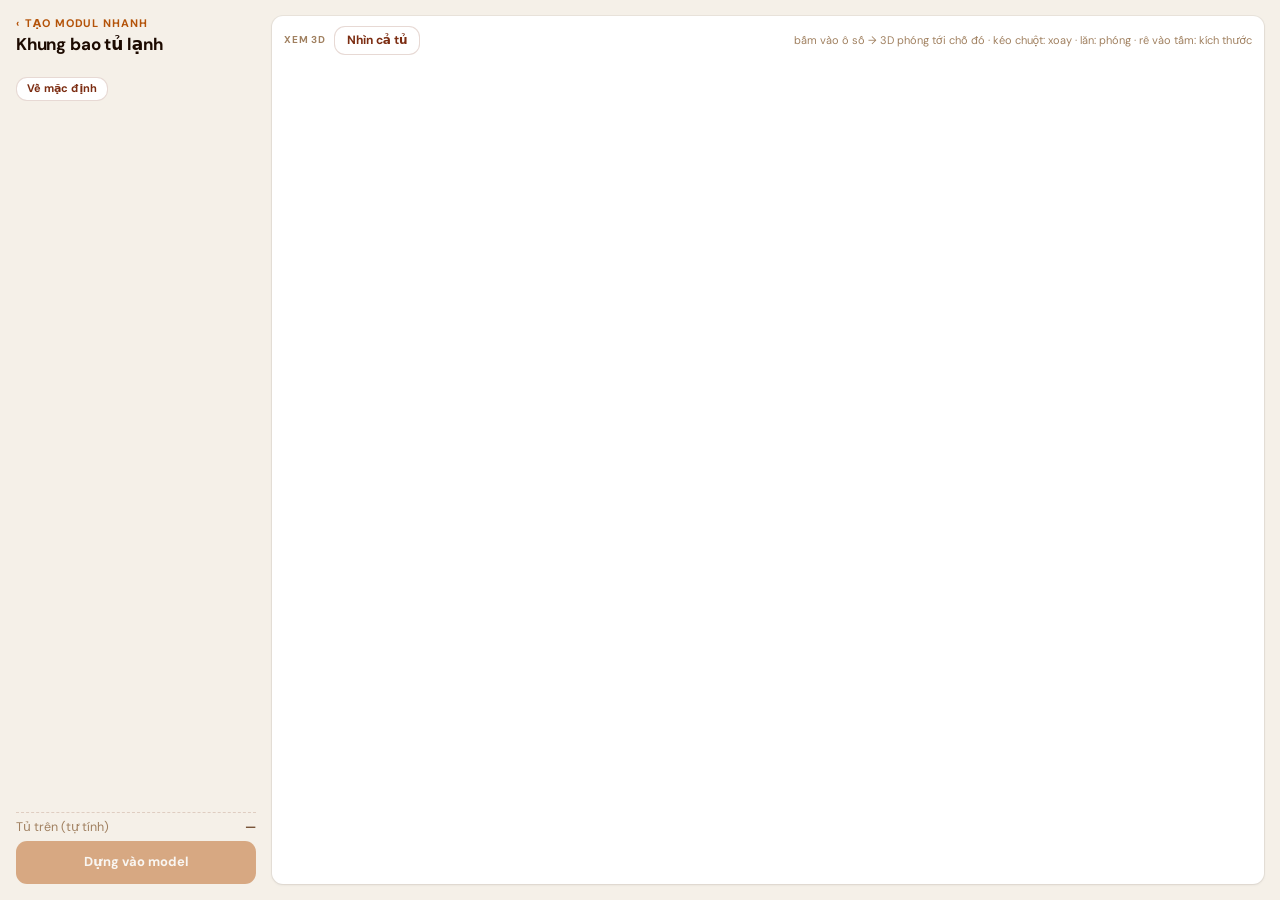
<file: LeHai_Tools/tao_modul_nhanh/ui/khung_bao.html>
<!doctype html>
<html lang="vi"><head><meta charset="utf-8">
<title>Khung bao tủ lạnh</title>
<link rel="preconnect" href="https://fonts.googleapis.com">
<link href="https://fonts.googleapis.com/css2?family=DM+Sans:wght@400;500;600;700&display=swap" rel="stylesheet">
<link rel="stylesheet" href="../../shared/lehai_theme.css">
<style>
  html, body { height: 100%; }
  .khung { display: grid; grid-template-columns: 240px 1fr; gap: 16px; height: 100%;
           box-sizing: border-box; padding: 16px; }
  .trai { display: flex; flex-direction: column; min-height: 0; }
  .ve-menu { font-size: 11px; font-weight: 700; letter-spacing: .08em; text-transform: uppercase;
             color: var(--lh-amber); text-decoration: none; }
  .ve-menu:hover { text-decoration: underline; }
  #form { flex: 1; min-height: 0; overflow-y: auto; padding: 0 8px; margin: 0 -8px; }
  .o { display: grid; grid-template-columns: 1fr 76px; align-items: center; gap: 8px;
       padding: 5px 8px; margin: 0 -8px; border-radius: var(--lh-radius-sm); }
  .o.dang { background: var(--lh-chip); }
  .o label { font-size: 12.5px; color: var(--lh-ink-soft); }
  .o .lh-input { width: 100%; box-sizing: border-box; text-align: right; }
  .nhom { font-size: 10px; font-weight: 700; letter-spacing: .08em; text-transform: uppercase;
          color: var(--lh-muted); margin: 12px 0 4px; }
  .nhom:first-of-type { margin-top: 4px; }
  .tinh { display: flex; justify-content: space-between; font-size: 12.5px; color: var(--lh-muted);
          padding: 5px 0; border-top: 1px dashed var(--lh-line); margin-top: 8px; }
  .tinh b { color: var(--lh-ink-soft); font-weight: 600; }
  .day { margin-top: auto; }
  .day .lh-btn { width: 100%; }
  .day .lh-btn:disabled { opacity: .45; cursor: not-allowed; }
  .phai { display: flex; flex-direction: column; min-height: 0; background: var(--lh-surface);
          border-radius: var(--lh-radius); box-shadow: var(--lh-shadow); padding: 8px; }
  .cu { display: flex; align-items: center; gap: 8px; margin: 2px 4px 6px; }
  .cu .ten { font-size: 10px; font-weight: 700; letter-spacing: .08em; text-transform: uppercase; color: var(--lh-muted); }
  .cu .lh-btn { width: auto; flex: none; padding: 5px 12px; font-size: 12px; }
  .cu .goi { margin-left: auto; font-size: 11px; color: var(--lh-muted); text-align: right; }
  #nen { flex: 1; min-height: 0; position: relative; }
  #c3d { position: absolute; inset: 0; width: 100%; height: 100%; cursor: grab; }
  #c3d.keo { cursor: grabbing; }
  #tro { position: absolute; pointer-events: none; background: var(--lh-ink); color: #fff; font-size: 12px;
         padding: 4px 8px; border-radius: 6px; white-space: nowrap; display: none; }
  #nhac:empty { display: none; }
</style></head>
<body class="lh"><div class="khung">
  <div class="trai">
    <a class="ve-menu" href="#" onclick="if (window.sketchup) sketchup.mo_menu(); return false;">‹ Tạo Modul Nhanh</a>
    <div class="lh-title">Khung bao tủ lạnh</div>
    <div><button class="lh-btn lh-btn--ghost" id="macdinh" style="padding:3px 10px;font-size:11px;width:auto;margin-top:4px"
                 title="Trả mọi ô số về mặc định xưởng">Về mặc định</button></div>
    <div id="form"></div>
    <div class="tinh"><span>Tủ trên (tự tính)</span><b id="tutren">—</b></div>
    <div class="day">
      <div id="nhac" class="lh-status"></div>
      <button class="lh-btn lh-btn--primary" id="dung" disabled>Dựng vào model</button>
    </div>
  </div>
  <div class="phai">
    <div class="cu">
      <span class="ten">Xem 3D</span>
      <button class="lh-btn lh-btn--ghost" id="goc">Nhìn cả tủ</button>
      <span class="goi">bấm vào ô số → 3D phóng tới chỗ đó · kéo chuột: xoay · lăn: phóng · rê vào tấm: kích thước</span>
    </div>
    <div id="nen"><canvas id="c3d"></canvas><div id="tro"></div></div>
  </div>
</div>

<script src="ve3d.js"></script>
<script>
  var $ = function (id) { return document.getElementById(id); };
  var NHO = 'lehai.taomodul.khungbao.v1';
  // ô nào thuộc nhóm nào — chỉ để chia tiêu đề, không chứa số liệu
  var NHOM = { rong: 'Kích thước tủ', cao_tu_lanh: 'Chia chiều cao', len_day: 'Len chân tường (0 = không có)', van: 'Ván & hậu' };

  var truong = [], dangSua = null, cuoi = null, hen = null;

  function docNho() { try { return JSON.parse(localStorage.getItem(NHO)) || {}; } catch (e) { return {}; } }
  function ghiNho(v) { try { localStorage.setItem(NHO, JSON.stringify(v)); } catch (e) {} }

  function giaTri() {
    var v = {};
    truong.forEach(function (t) { v[t.khoa] = $('o_' + t.khoa).value; });
    return v;
  }

  // ── Ruby đẩy danh sách ô + mặc định từ lõi ──
  window.khoiDau = function (ds) {
    truong = ds;
    var nho = docNho(), html = '';
    ds.forEach(function (t) {
      if (NHOM[t.khoa]) html += '<div class="nhom">' + NHOM[t.khoa] + '</div>';
      var v = nho[t.khoa] != null ? nho[t.khoa] : t.mac_dinh;
      html += '<div class="o" id="dong_' + t.khoa + '"><label for="o_' + t.khoa + '">' + t.nhan +
              '</label><input class="lh-input" id="o_' + t.khoa + '" type="number" min="0" step="0.5" value="' + v + '"></div>';
    });
    $('form').innerHTML = html;
    ds.forEach(function (t) {
      var o = $('o_' + t.khoa);
      o.addEventListener('input', guiTinh);
      o.addEventListener('focus', function () { chon(t.khoa); });
      o.addEventListener('blur', function () { chon(null); });
      o.addEventListener('keydown', function (e) { if (e.key === 'Enter' && !$('dung').disabled) bamDung(); });
    });
    guiTinh();
  };

  // Ô đang sửa: tô dòng; 3D nhảy tới đúng chỗ của ô đó (khoa3d). Rời ô (bấm sang canvas để xoay)
  // KHÔNG đổi chỗ đứng 3D — nếu không, vừa bấm vào hình để xoay là hình bay mất.
  function chon(k) {
    dangSua = k;
    truong.forEach(function (t) { $('dong_' + t.khoa).classList.toggle('dang', t.khoa === k); });
    if (!k) return;
    khoa3d = k;
    if (cuoi) { ve(cuoi); bayToi(k); }
  }

  function guiTinh() {
    clearTimeout(hen);
    hen = setTimeout(function () {
      var v = giaTri();
      ghiNho(v);
      if (window.sketchup) sketchup.tinh(JSON.stringify(v));
    }, 120);
  }

  function nhac(msg, loai) {
    $('nhac').textContent = msg || '';
    $('nhac').className = 'lh-status' + (loai ? ' lh-status--' + loai : '');
  }

  window.veLai = function (d) { cuoi = d; nhac(''); $('dung').disabled = false; ve(d); };
  window.baoLoi = function (m) { nhac(m, 'bad'); $('dung').disabled = true; };   // thông số sai
  window.baoLoiDung = function (m) { nhac(m, 'bad'); $('dung').disabled = false; };
  window.xong = function (m) { nhac(m, 'ok'); $('dung').disabled = false; };

  function bamDung() {
    $('dung').disabled = true;
    nhac('Đang dựng…');
    if (window.sketchup) sketchup.dung(JSON.stringify(giaTri()));
  }
  $('dung').addEventListener('click', bamDung);
  // Về mặc định: số lấy từ lõi Ruby (truong[].mac_dinh) — bảng nhớ số cũ, gõ nhầm là nhớ mãi (Khoa 27/09)
  $('macdinh').addEventListener('click', function () {
    truong.forEach(function (t) { $('o_' + t.khoa).value = t.mac_dinh; });
    guiTinh();
  });

  // ── 3D: bộ vẽ dùng chung ui/ve3d.js ─────────────────
  // Hình lấy NGUYÊN từ danh sách tấm lõi Ruby gửi (tam) + tường/len nền (nen). JS chỉ đặt
  // camera và kẻ đường kích thước từ số lõi trả về — không công thức kết cấu thứ hai.
  var v3 = new Ve3D($('c3d'), $('tro'));
  v3.gioiHanPitch(-0.2, 1.55);            // tủ cao 2,5m: không cho lật ngửa khó nhìn
  var khoa3d = null;                      // ô gần nhất đã chọn → chỗ phóng tới + số sáng
  $('goc').addEventListener('click', function () { khoa3d = null; if (cuoi) ve(cuoi); v3.phong(null, 1); });

  // ── Bảng tra: ô nào → phóng tới đâu + tấm nào nổi (khuôn chung các modul, Khoa 27/09) ──
  // MỘT hướng nhìn chuẩn: bấm ô chỉ trượt + phóng, tấm liên quan đặc + viền cam, tấm khác làm mờ
  // (nhìn xuyên thấy hậu nằm trong tủ, chỗ khoét hông). Ô kích thước tổng → cả tủ, không làm mờ.
  var TAM_CUA_O = {
    van: ['Hông trên trái'],
    van_hau: ['Hậu trên', 'Hông trên trái'], hau_lui: ['Hậu trên', 'Hông trên trái'], ranh_hau: ['Hậu trên', 'Hông trên trái'],
    len_day: ['Hông dưới trái'], len_cao: ['Hông dưới trái']
  };
  // Nhóm khe nhỏ: chỉ kẻ khi đang sửa một ô trong nhóm (ở cỡ cả tủ các số 10/9 chồng lên nhau)
  var NHOM_KHE = { van: 'hau', van_hau: 'hau', hau_lui: 'hau', ranh_hau: 'hau', len_day: 'len', len_cao: 'len' };

  // Đường kích thước { khoa: [a, b, chữ, nhóm?] } — vị trí thật, dùng cho cả vẽ lẫn phóng
  function duongKich(d) {
    var p = d.tham_so, tam = d.tam;
    var W = p.rong, D = p.sau, H = p.cao, Hd = p.cao_tu_lanh, Hb = p.cao_ba_noc, t = p.van, o = 90;
    var k = {
      rong: [[0, -o, 0], [W, -o, 0], so(W)],
      cao: [[-o, 0, 0], [-o, 0, H], so(H)],
      sau: [[-o, 0, 0], [-o, D, 0], so(D)],
      cao_tu_lanh: [[W + o, 0, 0], [W + o, 0, Hd], so(Hd)],
      tu_tren: [[W + o, 0, Hd], [W + o, 0, H - Hb], so(H - Hd - Hb)],   // tự tính, không có ô
      cao_ba_noc: [[W + o, 0, H - Hb], [W + o, 0, H], so(Hb)]
    };
    var hau = tam.filter(function (s) { return s.ten === 'Hậu trên'; })[0];
    if (hau) {
      var zh = hau.z[1];   // đỉnh hậu, ngay dưới nóc trên
      k.ranh_hau = [[hau.x[0], hau.y[0], zh], [t, hau.y[0], zh], so(p.ranh_hau), 'hau'];
      k.hau_lui = [[t + 40, hau.y[1], zh], [t + 40, D, zh], so(p.hau_lui), 'hau'];
      k.van_hau = [[t + 80, hau.y[0], zh], [t + 80, hau.y[1], zh], so(p.van_hau), 'hau'];
      k.van = [[0, D - 120, zh], [t, D - 120, zh], so(t), 'hau'];
    }
    if (p.len_day > 0 && p.len_cao > 0) {
      k.len_day = [[-5, D - p.len_day, p.len_cao + 25], [-5, D, p.len_cao + 25], so(p.len_day), 'len'];
      k.len_cao = [[-5, D - p.len_day - 25, 0], [-5, D - p.len_day - 25, p.len_cao], so(p.len_cao), 'len'];
    }
    return k;
  }

  // Phóng tới giữa đường kích thước của ô (giữ hướng nhìn); ô kích thước tổng → cả tủ
  function bayToi(k) {
    if (!cuoi) return;
    var d = duongKich(cuoi)[k];
    if (!d || !NHOM_KHE[k]) { v3.phong(null, 1); return; }
    var p = cuoi.tham_so, R = Math.sqrt(p.rong * p.rong + p.sau * p.sau + p.cao * p.cao) / 2;
    v3.phong([0, 1, 2].map(function (i) { return (d[0][i] + d[1][i]) / 2; }), R / 170);   // ~ vùng 170mm quanh khe
  }

  function ve(d) {
    var p = d.tham_so;
    $('tutren').textContent = so(p.cao - p.cao_tu_lanh - p.cao_ba_noc) + ' mm';
    var noi = khoa3d && TAM_CUA_O[khoa3d];
    var ds = d.tam.map(function (s) {
      var laNoi = !!noi && noi.indexOf(s.ten) >= 0;
      return { s: s, loai: 'tam', noi: laNoi, mo: !!noi && !laNoi };
    });
    (d.nen || []).forEach(function (s) { ds.push({ s: s, loai: 'nen' }); });

    // Kích thước tổng luôn kẻ; nhóm khe nhỏ chỉ kẻ khi đang sửa ô trong nhóm; ô đang sửa sáng
    var K = [], dk = duongKich(d), nhom = NHOM_KHE[khoa3d];
    Object.keys(dk).forEach(function (k) {
      var x = dk[k];
      if (x[3] && x[3] !== nhom) return;
      K.push({ a: x[0], b: x[1], chu: x[2], sang: k === khoa3d });
    });
    v3.kich(K);
    v3.dat(ds, [[0, 0, 0], [p.rong, p.sau, p.cao]]);   // căn theo tủ, không theo tường
  }

  function so(v) { return Math.round(v * 10) / 10; }

  if (window.sketchup) sketchup.ready();
</script>
</body></html>
</file>
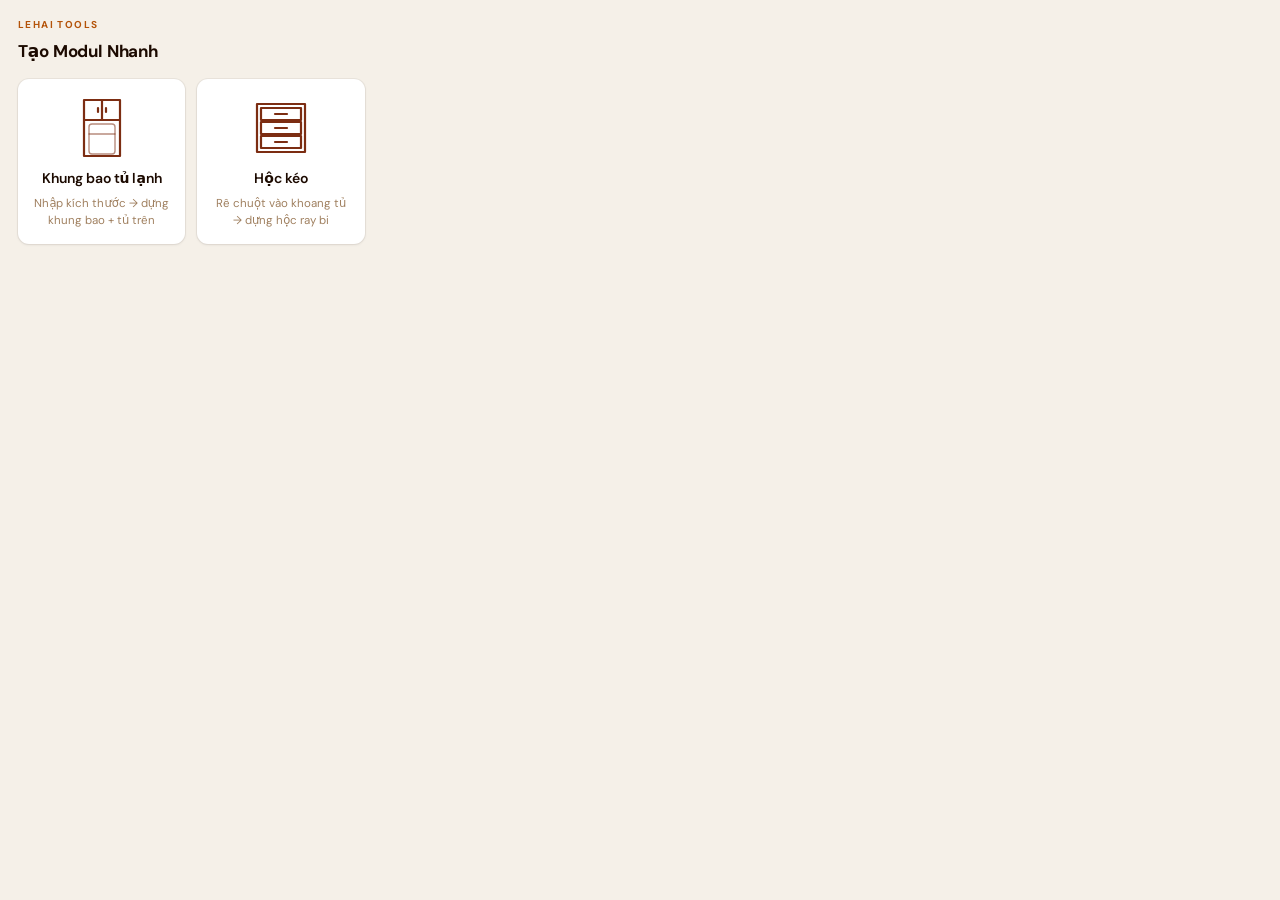
<file: LeHai_Tools/tao_modul_nhanh/ui/menu.html>
<!doctype html>
<html lang="vi"><head><meta charset="utf-8">
<title>Tạo Modul Nhanh</title>
<link rel="preconnect" href="https://fonts.googleapis.com">
<link href="https://fonts.googleapis.com/css2?family=DM+Sans:wght@400;500;600;700&display=swap" rel="stylesheet">
<link rel="stylesheet" href="../../shared/lehai_theme.css">
<style>
  html, body { height: 100%; margin: 0; }
  .khung { box-sizing: border-box; padding: 18px; }
  .luoi { display: grid; grid-template-columns: repeat(auto-fill, minmax(150px, 1fr)); gap: 12px; margin-top: 14px; }
  .the { display: flex; flex-direction: column; align-items: center; text-align: center; gap: 8px;
         background: var(--lh-surface); border: 1.5px solid transparent; border-radius: var(--lh-radius);
         box-shadow: var(--lh-shadow); padding: 16px 12px 14px; cursor: pointer; font: inherit; color: inherit; }
  .the:hover, .the:focus-visible { border-color: var(--lh-amber); outline: none; }
  .the svg { width: 64px; height: 64px; }
  .the svg * { fill: none; stroke: var(--lh-walnut); stroke-width: 2.2; stroke-linecap: round; stroke-linejoin: round; }
  .the svg .nhat { stroke-width: 1.4; opacity: .55; }
  .the b { font-size: 14px; color: var(--lh-ink); font-weight: 600; }
  .the span { font-size: 11.5px; color: var(--lh-muted); line-height: 1.4; }
</style></head>
<body class="lh"><div class="khung">
  <div class="lh-eyebrow">LeHai Tools</div>
  <div class="lh-title">Tạo Modul Nhanh</div>
  <!-- Chỉ modul đã xong đủ 4 bước (dò mẫu → quy tắc → lõi → dựng thật). id phải có trong main.rb MO_MODUL. -->
  <div class="luoi">
    <button class="the" data-id="khung_bao">
      <svg viewBox="0 0 64 64" aria-hidden="true">
        <rect x="14" y="4" width="36" height="56"/>
        <line x1="14" y1="24" x2="50" y2="24"/>
        <line x1="32" y1="4" x2="32" y2="24"/>
        <line x1="28" y1="12" x2="28" y2="16"/><line x1="36" y1="12" x2="36" y2="16"/>
        <rect class="nhat" x="19" y="28" width="26" height="30" rx="3"/>
        <line class="nhat" x1="19" y1="38" x2="45" y2="38"/>
      </svg>
      <b>Khung bao tủ lạnh</b>
      <span>Nhập kích thước → dựng khung bao + tủ trên</span>
    </button>
    <button class="the" data-id="hoc_keo">
      <svg viewBox="0 0 64 64" aria-hidden="true">
        <rect x="8" y="8" width="48" height="48"/>
        <rect x="12" y="12" width="40" height="12"/>
        <rect x="12" y="26" width="40" height="12"/>
        <rect x="12" y="40" width="40" height="12"/>
        <line x1="26" y1="18" x2="38" y2="18"/>
        <line x1="26" y1="32" x2="38" y2="32"/>
        <line x1="26" y1="46" x2="38" y2="46"/>
      </svg>
      <b>Hộc kéo</b>
      <span>Rê chuột vào khoang tủ → dựng hộc ray bi</span>
    </button>
  </div>
</div>
<script>
  Array.prototype.forEach.call(document.querySelectorAll('.the'), function (b) {
    b.addEventListener('click', function () { if (window.sketchup) sketchup.mo(b.dataset.id); });
  });
</script>
</body></html>
</file>
<file: LeHai_Tools/shared/lehai_theme.css>
/* ============================================================
   LeHai Tools — Khung giao diện chung (design language)
   Tông: kem + walnut + amber, font DM Sans, bo tròn, nét outline.
   Đồng bộ với bộ icon toolbar (walnut #7c2d12).
   Dùng cho HtmlDialog: <link rel="stylesheet" href="../shared/lehai_theme.css">
   hoặc copy khối :root + class cần dùng vào <style> của dialog.
   ============================================================ */

:root {
  /* màu nền / mực */
  --lh-bg:        #f5f0e8;   /* nền kem */
  --lh-surface:   #ffffff;   /* thẻ / ô */
  --lh-ink:       #1c0a00;   /* chữ chính (walnut rất đậm) */
  --lh-ink-soft:  #6b4226;   /* chữ phụ */
  --lh-muted:     #a08060;   /* chú thích mờ */

  /* màu thương hiệu */
  --lh-walnut:    #7c2d12;   /* nét chính / viền */
  --lh-amber:     #b45309;   /* nhấn / tiêu đề cụm */
  --lh-amber-2:   #92400e;   /* amber đậm */
  --lh-chip:      #fef3c7;   /* nền chip amber nhạt */

  /* mảng tô cùng tông (như icon) */
  --lh-fill:      rgba(124,45,18,0.08);
  --lh-fill-2:    rgba(124,45,18,0.22);
  --lh-line:      rgba(124,45,18,0.18);  /* viền nhạt */
  --lh-line-2:    rgba(124,45,18,0.10);

  --lh-radius:    11px;
  --lh-radius-sm: 8px;
  --lh-shadow:    0 1px 3px rgba(28,10,0,0.08), 0 0 0 1px rgba(28,10,0,0.05);
  --lh-font:      'DM Sans', 'Segoe UI', system-ui, -apple-system, sans-serif;
}

/* ── nền + chữ ── */
body.lh, .lh-dialog {
  margin: 0;
  background: var(--lh-bg);
  color: var(--lh-ink);
  font-family: var(--lh-font);
  font-size: 13px;
  line-height: 1.45;
  -webkit-font-smoothing: antialiased;
}
.lh-dialog { padding: 18px 18px 20px; }

/* ── tiêu đề ── */
.lh-eyebrow {
  font-size: 10px; font-weight: 700; letter-spacing: 0.14em;
  text-transform: uppercase; color: var(--lh-amber); margin-bottom: 6px;
}
.lh-title {
  font-size: 17px; font-weight: 700; color: var(--lh-ink);
  margin: 0 0 16px; letter-spacing: -0.01em;
  display: flex; align-items: center; gap: 8px;
}

/* ── nhãn + ô nhập ── */
.lh-label {
  display: block; font-size: 10px; font-weight: 700; letter-spacing: 0.08em;
  text-transform: uppercase; color: var(--lh-ink-soft); margin: 0 0 6px;
}
.lh-input, .lh-select {
  width: 100%; box-sizing: border-box;
  background: var(--lh-surface);
  border: 1.5px solid var(--lh-line);
  border-radius: var(--lh-radius-sm);
  padding: 10px 12px; font: inherit; color: var(--lh-ink);
  outline: none; transition: border-color .12s, box-shadow .12s;
}
.lh-input:focus, .lh-select:focus {
  border-color: var(--lh-amber);
  box-shadow: 0 0 0 3px rgba(180,83,9,0.15);
}
.lh-field { margin-bottom: 14px; }
.lh-row { display: grid; grid-template-columns: 1fr 1fr; gap: 12px; }

/* ── chip preset (vd 9mm / 17.5mm) ── */
.lh-chips { display: flex; flex-wrap: wrap; gap: 7px; }
.lh-chip {
  border: 1.5px solid var(--lh-line); background: var(--lh-surface);
  color: var(--lh-ink-soft); border-radius: 999px;
  padding: 6px 13px; font-size: 12px; font-weight: 600; cursor: pointer;
  transition: .12s;
}
.lh-chip:hover { border-color: var(--lh-amber); color: var(--lh-amber); }
.lh-chip.is-active {
  background: var(--lh-chip); border-color: var(--lh-amber); color: var(--lh-amber-2);
}

/* ── nút ── */
.lh-btn {
  appearance: none; border: 0; cursor: pointer; font: inherit; font-weight: 700;
  border-radius: var(--lh-radius); padding: 12px 16px; width: 100%;
  transition: filter .12s, transform .02s;
}
.lh-btn:active { transform: translateY(1px); }
.lh-btn--primary { background: var(--lh-amber); color: #fff; }
.lh-btn--primary:hover { filter: brightness(1.06); }
.lh-btn--walnut { background: var(--lh-walnut); color: #fff; }
.lh-btn--walnut:hover { filter: brightness(1.1); }
.lh-btn--ghost {
  background: var(--lh-surface); color: var(--lh-walnut);
  border: 1.5px solid var(--lh-line);
}
.lh-btn--ghost:hover { border-color: var(--lh-amber); color: var(--lh-amber); }

/* nút chọn 2 phương án (toggle) — vd Nằm ngang / Đứng thẳng */
.lh-toggle { display: grid; grid-template-columns: 1fr 1fr; gap: 10px; }
.lh-toggle .lh-opt {
  text-align: center; padding: 14px 10px; border-radius: var(--lh-radius);
  border: 1.5px solid var(--lh-line); background: var(--lh-surface);
  color: var(--lh-ink-soft); font-weight: 600; cursor: pointer; transition: .12s;
}
.lh-toggle .lh-opt:hover { border-color: var(--lh-amber); }
.lh-toggle .lh-opt.is-active {
  background: var(--lh-chip); border-color: var(--lh-amber); color: var(--lh-amber-2);
}

/* ── thẻ / khu vực ── */
.lh-card {
  background: var(--lh-surface); border-radius: var(--lh-radius);
  box-shadow: var(--lh-shadow); padding: 16px;
}
.lh-preview {
  background: var(--lh-fill); border: 1.5px solid var(--lh-line-2);
  border-radius: var(--lh-radius); padding: 18px; text-align: center;
  color: var(--lh-ink-soft);
}
.lh-divider { height: 1px; background: var(--lh-line-2); margin: 16px 0; border: 0; }

/* ── chú thích / kết quả ── */
.lh-hint { font-size: 11px; color: var(--lh-muted); line-height: 1.5; margin-top: 10px; }
.lh-status { font-size: 12px; font-weight: 600; margin-top: 10px; }
.lh-status--ok  { color: #15803d; }
.lh-status--bad { color: #b91c1c; }

/* ── chân ── */
.lh-foot {
  margin-top: 16px; padding-top: 12px; border-top: 1px solid var(--lh-line-2);
  font-size: 10px; color: var(--lh-muted);
  display: flex; justify-content: space-between; align-items: center;
}

/* ── thanh cuộn + bôi đen chữ đồng bộ theme (HtmlDialog = Chromium) ── */
::-webkit-scrollbar { width: 10px; height: 10px; }
::-webkit-scrollbar-track { background: transparent; }
::-webkit-scrollbar-thumb {
  background: rgba(124,45,18,.25); border-radius: 999px;
  border: 2px solid transparent; background-clip: padding-box;
}
::-webkit-scrollbar-thumb:hover {
  background: rgba(124,45,18,.45);
  border: 2px solid transparent; background-clip: padding-box;
}
::selection { background: var(--lh-chip); color: var(--lh-walnut); }
</file>
<file: LeHai_Tools/mong_xuong_cho/giao_dien.css>
:root{--bg:#f6f4f1;--surface:#fff;--ink:#1f1a16;--muted:#8a7f75;--line:#e4ded7;--accent:#b45309;--orange:#ea580c;--orange-soft:#fff1e8;--blue:#2563eb;--blue-soft:#eef3ff;--hot:#db2777;--error:#b91c1c;--ok:#15803d;--radius:10px}
*{box-sizing:border-box}
body{margin:0;height:100vh;display:flex;flex-direction:column;background:var(--bg);color:var(--ink);font:14px 'DM Sans','Segoe UI',system-ui,sans-serif}
button,input,select{font:inherit}
button{cursor:pointer;border:1px solid var(--line);border-radius:8px;background:#fff;color:var(--ink);padding:7px 12px;white-space:nowrap}
button:hover{border-color:var(--accent);color:var(--accent)}
button:disabled{cursor:not-allowed;opacity:.45}
button:focus-visible,input:focus-visible,select:focus-visible{outline:3px solid rgba(180,83,9,.35);outline-offset:1px}
.ghost{background:transparent}
.primary{background:var(--accent);border-color:var(--accent);color:#fff;font-weight:600;min-width:130px}
.primary:hover{color:#fff;filter:brightness(1.07)}
input,select{border:1px solid var(--line);border-radius:6px;background:#fff;color:var(--ink);padding:4px 6px}
input[type=number]{width:62px;text-align:right;font-variant-numeric:tabular-nums}
input:disabled,select:disabled{background:#f1eeea;color:var(--muted)}
input.bad{border-color:var(--error);background:#fff5f5}
header{display:flex;align-items:baseline;justify-content:space-between;padding:16px 20px 8px;flex-shrink:0}
h1{font-size:22px;margin:0;letter-spacing:-.4px}
h2{font-size:15px;margin:0}
h2 small{font-weight:400;color:var(--muted);font-size:12px;margin-left:4px}
.badge{font-size:11px;color:var(--muted)}
main{flex:1;overflow:auto;padding:4px 16px 12px;display:grid;gap:10px;align-content:start}
.roles{display:grid;grid-template-columns:minmax(0,1fr) minmax(0,1fr);gap:10px}
.role{background:var(--surface);border:1px solid var(--line);border-left:4px solid var(--c);border-radius:var(--radius);padding:10px 14px;display:flex;flex-direction:column;gap:8px;cursor:pointer;min-width:0}
.role.ngam{--c:var(--orange);--soft:var(--orange-soft)}
.role.nhan{--c:var(--blue);--soft:var(--blue-soft)}
.role.active{background:var(--soft);box-shadow:0 0 0 2px var(--c) inset;cursor:default}
.picking{display:none;margin-left:auto;font-size:12px;color:var(--c);font-weight:600}
.role.active .picking{display:inline}
.role-head{display:flex;align-items:center;gap:8px}
.dot{width:10px;height:10px;border-radius:50%;background:var(--c)}
.count{font-weight:700;color:var(--c);font-variant-numeric:tabular-nums;margin-left:4px}
.boards{list-style:none;margin:0;padding:0;display:flex;flex-wrap:wrap;gap:5px;min-height:26px}
.boards li{font-size:12px;border:1px solid var(--line);border-radius:999px;padding:3px 9px;background:#fff;max-width:100%;overflow:hidden;text-overflow:ellipsis;white-space:nowrap}
.boards li b{font-weight:600;margin-right:5px}
.boards li span{color:var(--muted)}
.boards li.bad{border-color:var(--error);color:var(--error);background:#fff5f5}
.boards li.bad span{color:var(--error)}
.boards li i{font-style:normal;font-weight:700;margin-left:5px}
.boards li.none{border-style:dashed;color:var(--muted);background:transparent}
.role-actions{display:flex;gap:14px}
button.link{border:0;background:none;padding:0;font-size:12px;color:var(--muted);text-decoration:underline;text-underline-offset:2px}
button.link:hover{color:var(--c)}
.problems{display:flex;align-items:center;gap:12px;background:#fff5f5;border:1px solid #f3c9c9;border-radius:var(--radius);padding:8px 14px}
.problems ul{flex:1;margin:0;padding:0;list-style:none;font-size:12px;color:var(--error);display:grid;gap:3px;min-width:0}
.problems b{font-weight:600}
.problems[hidden]{display:none}
.mong{background:var(--surface);border:1px solid var(--line);border-radius:var(--radius);padding:12px 14px;display:grid;gap:10px}
.kieu{display:flex;align-items:center;gap:8px;flex-wrap:wrap}
.kieu .lbl{font-size:12px;font-weight:600;color:var(--muted);margin-right:4px}
.kieu button.on{background:var(--accent);border-color:var(--accent);color:#fff;font-weight:600}
.kieu .mat{display:inline-flex;align-items:center;gap:4px;margin-left:10px;padding-left:12px;border-left:1px solid var(--line)}
.kieu .mat[hidden],.kieu .tuychinh[hidden]{display:none}
.kieu .mat button{min-width:34px;padding:7px 10px}
.kieu .tuychinh{font-size:12px;font-weight:600;color:var(--accent);border:1px dashed var(--accent);border-radius:999px;padding:3px 10px;margin-left:6px}
.mong-grid{display:grid;grid-template-columns:repeat(4,minmax(0,1fr));gap:8px 18px}
.mong-grid label{display:flex;justify-content:space-between;align-items:center;font-size:13px;color:var(--muted)}
.mong-grid label span{color:var(--ink);font-size:12px}
#bang:not(.nc) .c-nc{display:none}
#bang:not(.nc) td [data-k=side]{display:none}
#bang.nc .txt{display:none}
.txt{font-variant-numeric:tabular-nums;white-space:nowrap}
.c-go{width:56px;text-align:right}
.c-go button{padding:3px 10px;font-size:12px}
#dachinh{color:var(--accent);font-weight:600}
#fitBox[hidden]{display:none}
#countAll{width:72px}
#countAll:placeholder-shown{border-style:dashed}
#fitBox{color:var(--accent)}
.pairs,.shape,.preview{background:var(--surface);border:1px solid var(--line);border-radius:var(--radius);padding:12px 14px}
.section-head{display:flex;align-items:baseline;gap:12px;flex-wrap:wrap;margin-bottom:6px}
.section-head p{margin:0;font-size:12px;color:var(--muted)}
table{width:100%;border-collapse:collapse}
th{font-size:11px;font-weight:600;color:var(--muted);text-align:left;padding:6px 6px;border-bottom:1px solid var(--line);white-space:nowrap}
td{padding:6px;border-bottom:1px solid var(--line);vertical-align:middle}
th.num,td.num{text-align:right}
.c-on{width:40px;text-align:center}
td.c-on input{width:auto}
tr.all td{background:#faf6f0;border-bottom:2px solid var(--line)}
.all-lbl{font-size:12px;font-weight:600;white-space:nowrap;color:var(--muted)}
tbody tr{cursor:pointer}
tbody tr:hover{background:#faf8f5}
tbody tr.focus{background:#fdf0f6;box-shadow:inset 3px 0 0 var(--hot)}
tbody tr.off td:not(.c-on){opacity:.45}
td.pair b{font-weight:600}
.edge{color:var(--muted);font-size:12px}
.names{font-size:11px;color:var(--muted);margin-top:1px;max-width:340px;overflow:hidden;text-overflow:ellipsis;white-space:nowrap}
.tag{display:inline-block;font-size:11px;border-radius:999px;padding:1px 7px;margin-left:6px;vertical-align:1px}
.tag.chi_dau{background:var(--blue-soft);color:var(--blue)}
.tag.da_lam{background:#eef7f0;color:var(--ok)}
tr.row-error td{border-bottom:0}
tr.err td{padding:0 6px 7px;color:var(--error);font-size:12px;cursor:default}
.empty{margin:10px 2px 2px;font-size:13px;color:var(--muted)}
.shape summary{cursor:pointer;font-weight:600}
.shape summary span{font-weight:400;color:var(--muted);font-size:12px;margin-left:6px}
.shape-grid{display:grid;grid-template-columns:repeat(auto-fill,minmax(210px,1fr));gap:8px 18px;margin-top:10px}
.shape-grid label{display:flex;justify-content:space-between;align-items:center;font-size:13px;color:var(--muted)}
.shape-grid label span{color:var(--ink);font-size:12px}
.note{font-size:12px;color:var(--muted);margin:10px 0 0}
footer{display:flex;align-items:center;gap:8px;padding:10px 20px 14px;border-top:1px solid var(--line);background:var(--bg);flex-shrink:0}
footer>div{flex:1;min-width:0}
#summary{font-size:14px}
#status{margin:3px 0 0;font-size:12px;color:var(--muted)}
#status.error{color:var(--error)}
#status.success{color:var(--ok)}
@media(max-width:760px){.mong-grid{grid-template-columns:1fr 1fr}.roles,.preview-grid{grid-template-columns:1fr}th:nth-child(3),td:nth-child(3){display:none}}
.preview-grid{display:grid;grid-template-columns:minmax(0,1.6fr) minmax(0,1fr);gap:18px}
.preview h3{font-size:12px;font-weight:600;color:var(--muted);margin:6px 0 4px}
.preview canvas{display:block;width:100%;background:#fcfbf9;border:1px solid var(--line);border-radius:8px}
#faceAll{height:120px}#faceZoom{height:210px}#section{height:112px}#mortise{height:110px}
.cap{font-size:12px;color:var(--muted);margin:6px 0 0}
/* 2 cột (Khoa 03/10: chỉnh số xong phải cuộn xuống mới thấy preview — phiền). Preview cột phải ĐỨNG YÊN
   (sticky trong vùng cuộn main), các ô chọn cột trái cuộn bình thường. Cửa sổ hẹp thì xếp chồng như cũ. */
@media(min-width:900px){
 main{grid-template-columns:minmax(0,1fr) minmax(0,1fr);align-items:start}
 main>*{grid-column:1}
 main>.preview{grid-column:2;grid-row:1 / span 50;position:sticky;top:0;max-height:calc(100vh - 140px);overflow:auto}
 .preview .preview-grid{grid-template-columns:1fr}
 .mong-grid{grid-template-columns:1fr 1fr}
 #faceAll{max-height:180px}#faceZoom{height:135px}#section{height:100px}#mortise{height:90px}
 .preview h3{margin:4px 0 3px}
}
</file>
